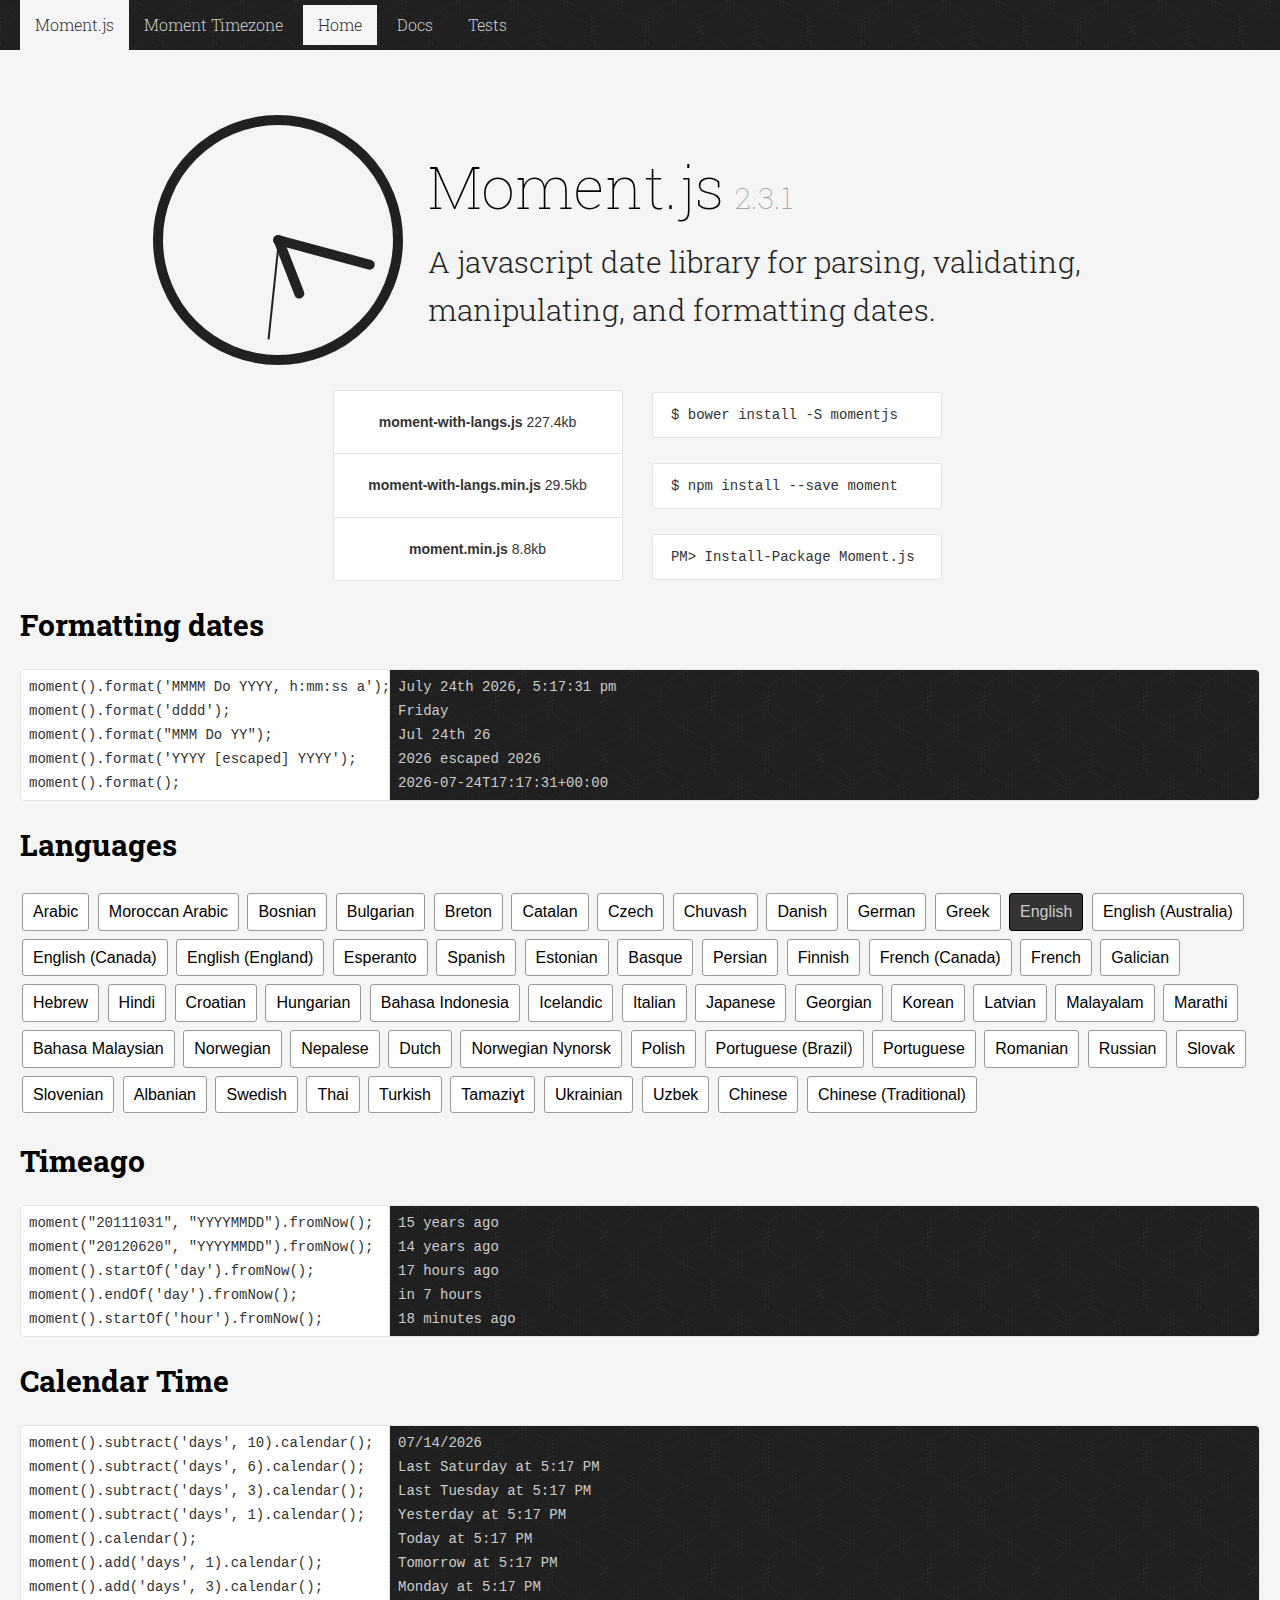
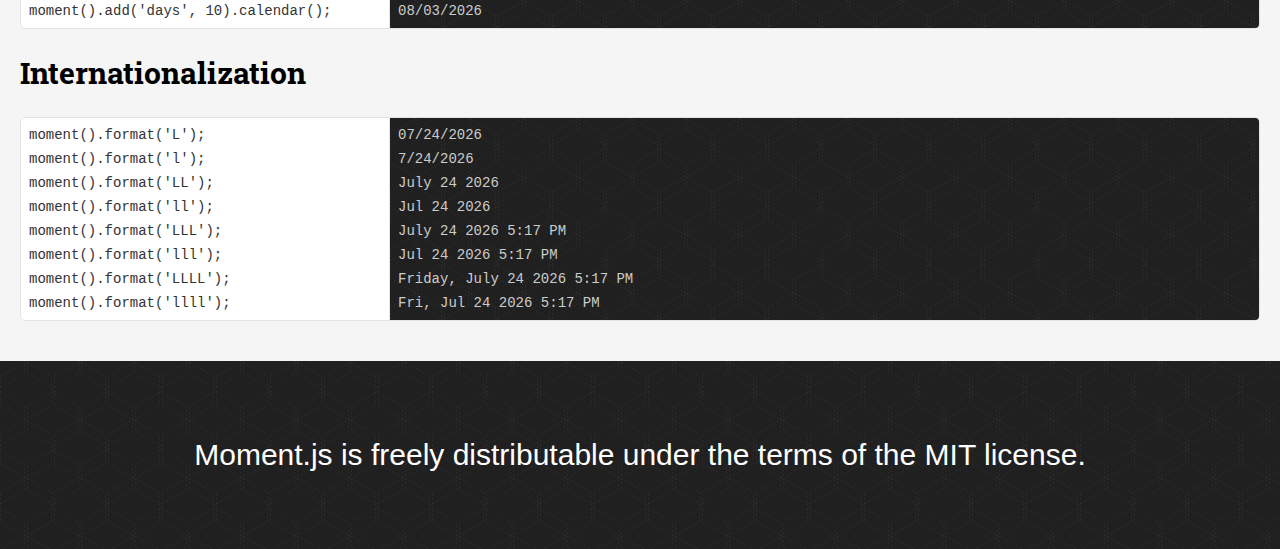
<file: MomentJS.docset/Contents/Resources/Documents/index.html>
<!doctype html>
<html>
	<head>
		<meta charset="utf-8" />
		<link href='http://fonts.googleapis.com/css?family=Roboto+Slab:300,700' rel='stylesheet' type='text/css'>
		<link rel="stylesheet" href="static/css/style-v=2013-10-14T04_34_24-04_00.css" />
		<title>Moment.js | Parse, validate, manipulate, and display dates in javascript.</title>
	</head>
	<body class="is-core is-home">
		<nav class="top">
			<a class="logo core-nav" href="index.html">Moment.js</a>
			<a class="logo timezone-nav" href="timezone/index.html">Moment Timezone</a>
			
	<a class="home-nav" href="index.html">Home</a>
	<a class="docs-nav" href="docs/index.html">Docs</a>
	<a class="test-nav" href="test/index.html">Tests</a>

			
	<iframe src="http://ghbtns.com/github-btn.html?user=moment&repo=moment&type=watch&count=true&size=large" allowtransparency="true" frameborder="0" scrolling="0" width="180" height="30"></iframe>

		</nav>
		
<header>
	<div class="circle">
		<div class="face">
			<div id="hour"></div>
			<div id="minute"></div>
			<div id="second"></div>
		</div>
	</div>
	<div class="title">
		<div class="title-inset">
			<h1>Moment.js<span>2.3.1</span></h1>
			
	<h2>
		A  javascript date library for
		parsing, validating, manipulating, and formatting dates.
	</h2>

		</div>
	</div>
</header>
<aside>
	<div class="download section">
                <a class="button source" href="downloads/moment-with-langs.js">
			<strong>moment-with-langs.js</strong>
			<span class="filesize">227.4kb </span>
		</a><a class="button gzipped" href="downloads/moment-with-langs.min.js">
			<strong>moment-with-langs.min.js</strong>
			<span class="filesize">29.5kb</span>
		</a><a class="button gzipped" href="downloads/moment.min.js">
			<strong>moment.min.js</strong>
			<span class="filesize">8.8kb</span>
		</a>
	</div>
	<div class="section">
		<pre class="shell"><code>bower install -S momentjs</code></pre>
		<pre class="shell"><code>npm install --save moment</code></pre>
		<pre class="pm"><code>Install-Package Moment.js</code></pre>
	</div>
</aside>

		<div class="container">
			
	<div class="examples">
		<article>
			<h2>Formatting dates</h2>
			<div class="input">
				<pre lang="javascript">moment().format('MMMM Do YYYY, h:mm:ss a');
moment().format('dddd');
moment().format("MMM Do YY");
moment().format('YYYY [escaped] YYYY');
moment().format();</pre>
			</div>
			<div class="output">
				<pre id="js-format"></pre>
			</div>
		</article>
	</div>
	<div class="langs">
		<h2>Languages</h2>
		
			<div class="button " data-lang="ar">
				Arabic
			</div>
		
			<div class="button " data-lang="ar-ma">
				Moroccan Arabic
			</div>
		
			<div class="button " data-lang="bs">
				Bosnian
			</div>
		
			<div class="button " data-lang="bg">
				Bulgarian
			</div>
		
			<div class="button " data-lang="br">
				Breton
			</div>
		
			<div class="button " data-lang="ca">
				Catalan
			</div>
		
			<div class="button " data-lang="cs">
				Czech
			</div>
		
			<div class="button " data-lang="cv">
				Chuvash
			</div>
		
			<div class="button " data-lang="da">
				Danish
			</div>
		
			<div class="button " data-lang="de">
				German
			</div>
		
			<div class="button " data-lang="el">
				Greek
			</div>
		
			<div class="button active" data-lang="en">
				English
			</div>
		
			<div class="button " data-lang="en-au">
				English (Australia)
			</div>
		
			<div class="button " data-lang="en-ca">
				English (Canada)
			</div>
		
			<div class="button " data-lang="en-gb">
				English (England)
			</div>
		
			<div class="button " data-lang="eo">
				Esperanto
			</div>
		
			<div class="button " data-lang="es">
				Spanish
			</div>
		
			<div class="button " data-lang="et">
				Estonian
			</div>
		
			<div class="button " data-lang="eu">
				Basque
			</div>
		
			<div class="button " data-lang="fa">
				Persian
			</div>
		
			<div class="button " data-lang="fi">
				Finnish
			</div>
		
			<div class="button " data-lang="fr-ca">
				French (Canada)
			</div>
		
			<div class="button " data-lang="fr">
				French
			</div>
		
			<div class="button " data-lang="gl">
				Galician
			</div>
		
			<div class="button " data-lang="he">
				Hebrew
			</div>
		
			<div class="button " data-lang="hi">
				Hindi
			</div>
		
			<div class="button " data-lang="hr">
				Croatian
			</div>
		
			<div class="button " data-lang="hu">
				Hungarian
			</div>
		
			<div class="button " data-lang="id">
				Bahasa Indonesia
			</div>
		
			<div class="button " data-lang="is">
				Icelandic
			</div>
		
			<div class="button " data-lang="it">
				Italian
			</div>
		
			<div class="button " data-lang="ja">
				Japanese
			</div>
		
			<div class="button " data-lang="ka">
				Georgian
			</div>
		
			<div class="button " data-lang="ko">
				Korean
			</div>
		
			<div class="button " data-lang="lv">
				Latvian
			</div>
		
			<div class="button " data-lang="ml">
				Malayalam
			</div>
		
			<div class="button " data-lang="mr">
				Marathi
			</div>
		
			<div class="button " data-lang="ms-my">
				Bahasa Malaysian
			</div>
		
			<div class="button " data-lang="nb">
				Norwegian
			</div>
		
			<div class="button " data-lang="ne">
				Nepalese
			</div>
		
			<div class="button " data-lang="nl">
				Dutch
			</div>
		
			<div class="button " data-lang="nn">
				Norwegian Nynorsk
			</div>
		
			<div class="button " data-lang="pl">
				Polish
			</div>
		
			<div class="button " data-lang="pt-br">
				Portuguese (Brazil)
			</div>
		
			<div class="button " data-lang="pt">
				Portuguese
			</div>
		
			<div class="button " data-lang="ro">
				Romanian
			</div>
		
			<div class="button " data-lang="ru">
				Russian
			</div>
		
			<div class="button " data-lang="sk">
				Slovak
			</div>
		
			<div class="button " data-lang="sl">
				Slovenian
			</div>
		
			<div class="button " data-lang="sq">
				Albanian
			</div>
		
			<div class="button " data-lang="sv">
				Swedish
			</div>
		
			<div class="button " data-lang="th">
				Thai
			</div>
		
			<div class="button " data-lang="tr">
				Turkish
			</div>
		
			<div class="button " data-lang="tzm-la">
				Tamaziɣt
			</div>
		
			<div class="button " data-lang="uk">
				Ukrainian
			</div>
		
			<div class="button " data-lang="uz">
				Uzbek
			</div>
		
			<div class="button " data-lang="zh-cn">
				Chinese
			</div>
		
			<div class="button " data-lang="zh-tw">
				Chinese (Traditional)
			</div>
		
	</div>
	<div class="examples">
		<article>
			<h2>Timeago</h2>
			<div class="input">
				<pre lang="javascript">moment("20111031", "YYYYMMDD").fromNow();
moment("20120620", "YYYYMMDD").fromNow();
moment().startOf('day').fromNow();
moment().endOf('day').fromNow();
moment().startOf('hour').fromNow();</pre>
			</div>
			<div class="output">
				<pre id="js-from-now"></pre>
			</div>
		</article>
		<article>
			<h2>Calendar Time</h2>
			<div class="input">
				<pre lang="javascript">moment().subtract('days', 10).calendar();
moment().subtract('days', 6).calendar();
moment().subtract('days', 3).calendar();
moment().subtract('days', 1).calendar();
moment().calendar();
moment().add('days', 1).calendar();
moment().add('days', 3).calendar();
moment().add('days', 10).calendar();</pre>
			</div>
			<div class="output">
				<pre id="js-calendar"></pre>
			</div>
		</article>
		<article>
			<h2>Internationalization</h2>
			<div class="input">
				<pre lang="javascript">moment().format('L');
moment().format('l');
moment().format('LL');
moment().format('ll');
moment().format('LLL');
moment().format('lll');
moment().format('LLLL');
moment().format('llll');</pre>
			</div>
			<div class="output">
				<pre id="js-lang"></pre>
			</div>
		</article>
	</div>

		</div>
		<footer>
			<p>Moment.js is freely distributable under the terms of the MIT license.</p>
		</footer>

		<script src="https://ajax.googleapis.com/ajax/libs/jquery/1.8.2/jquery.min.js"></script>
		<script src="static/js/global.min-v=2013-10-14T04_34_24-04_00.js"></script>
		
	<script src="static/js/core-home-v=2013-10-14T04_34_24-04_00.js"></script>


		<script>
			window._gaq = [['_setAccount','UA-10641787-5'],['_trackPageview'],['_trackPageLoadTime']];
			(function(d, c) {
				var ga = d.createElement(c); ga.async = true;
				ga.src = "http://www.google-analytics.com/ga.js";
				var s = d.getElementsByTagName(c)[0];
				s.parentNode.insertBefore(ga, s);
			})(document, 'script');
			;(function(d,s,id){
				var js,fjs=d.getElementsByTagName(s)[0];
				if(!d.getElementById(id)){
					js=d.createElement(s);
					js.id=id;
					js.src="https://platform.twitter.com/widgets.js";
					fjs.parentNode.insertBefore(js,fjs);
				}
			})(document,"script","twitter-wjs")
			;(function() {
				var po = document.createElement('script'); po.type = 'text/javascript'; po.async = true;
				po.src = 'https://apis.google.com/js/plusone.js';
				var s = document.getElementsByTagName('script')[0]; s.parentNode.insertBefore(po, s);
			})();
		</script>
	</body>
</html>
</file>
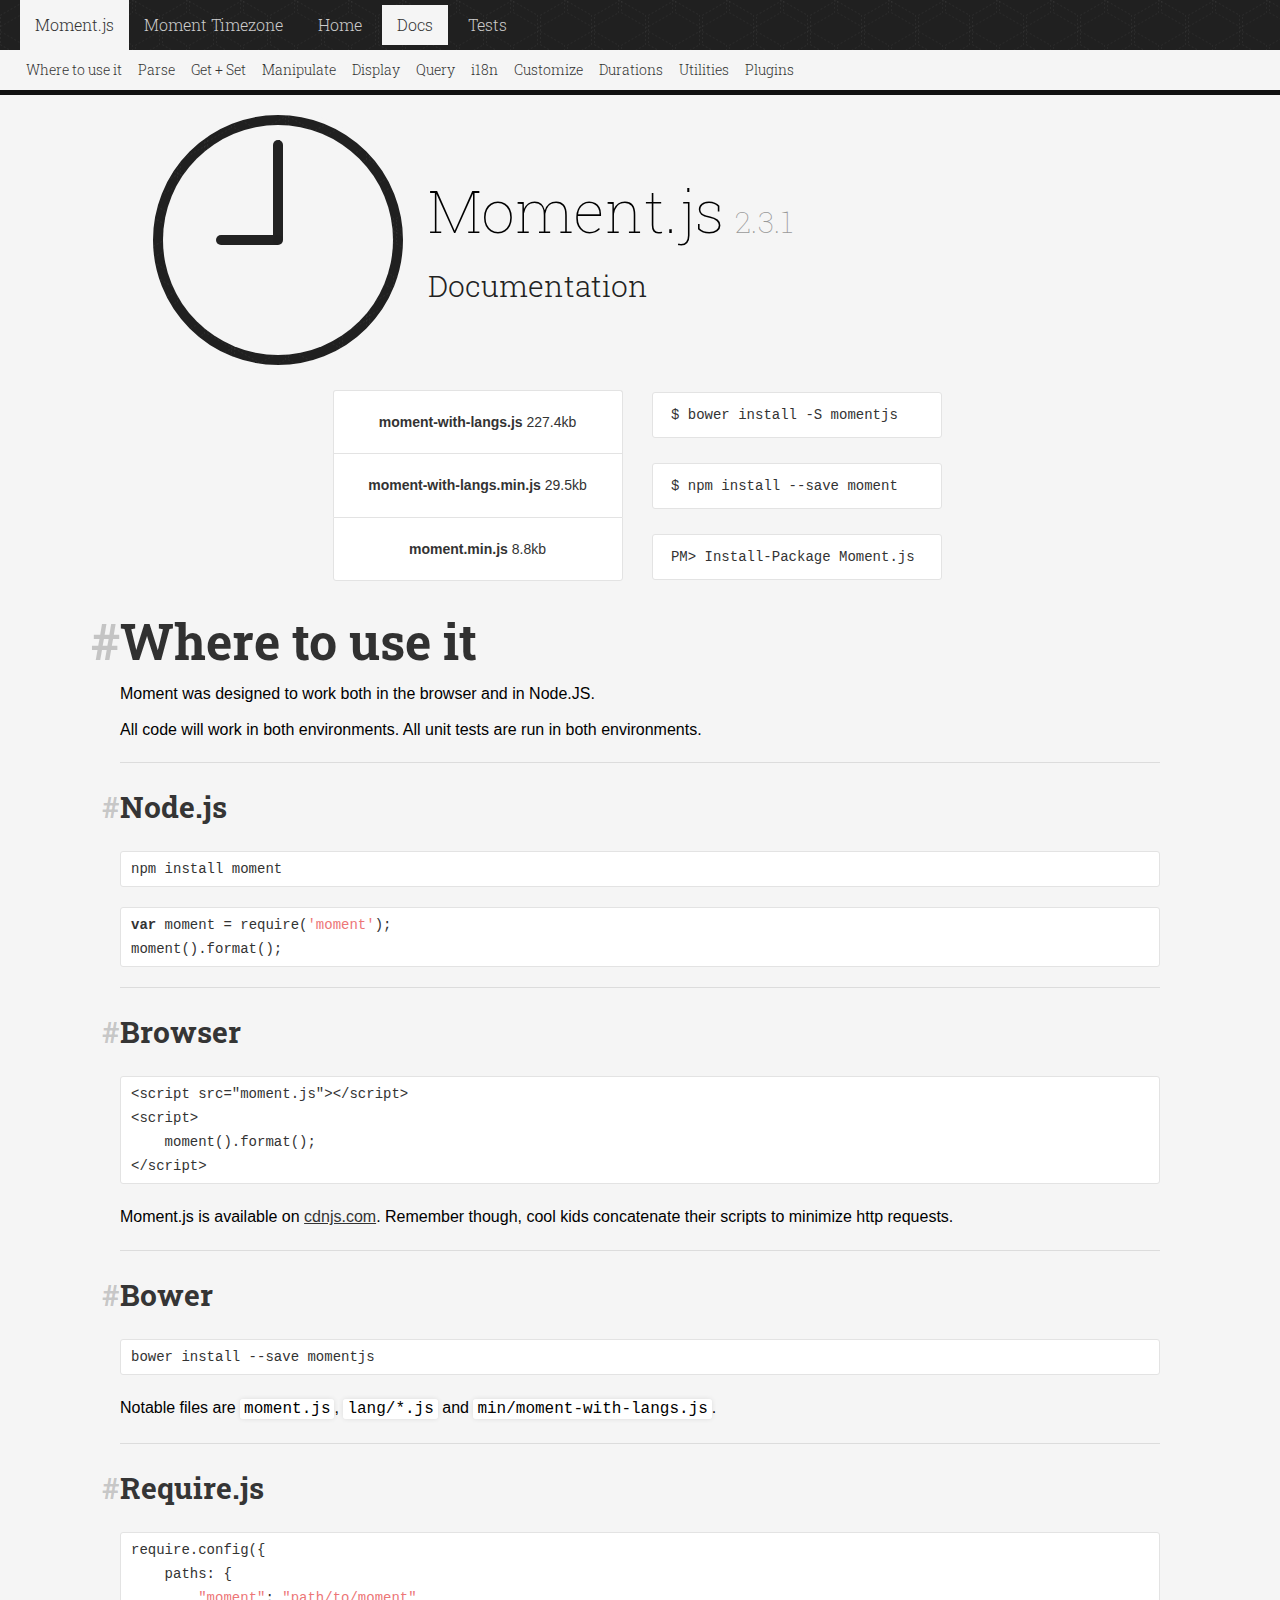
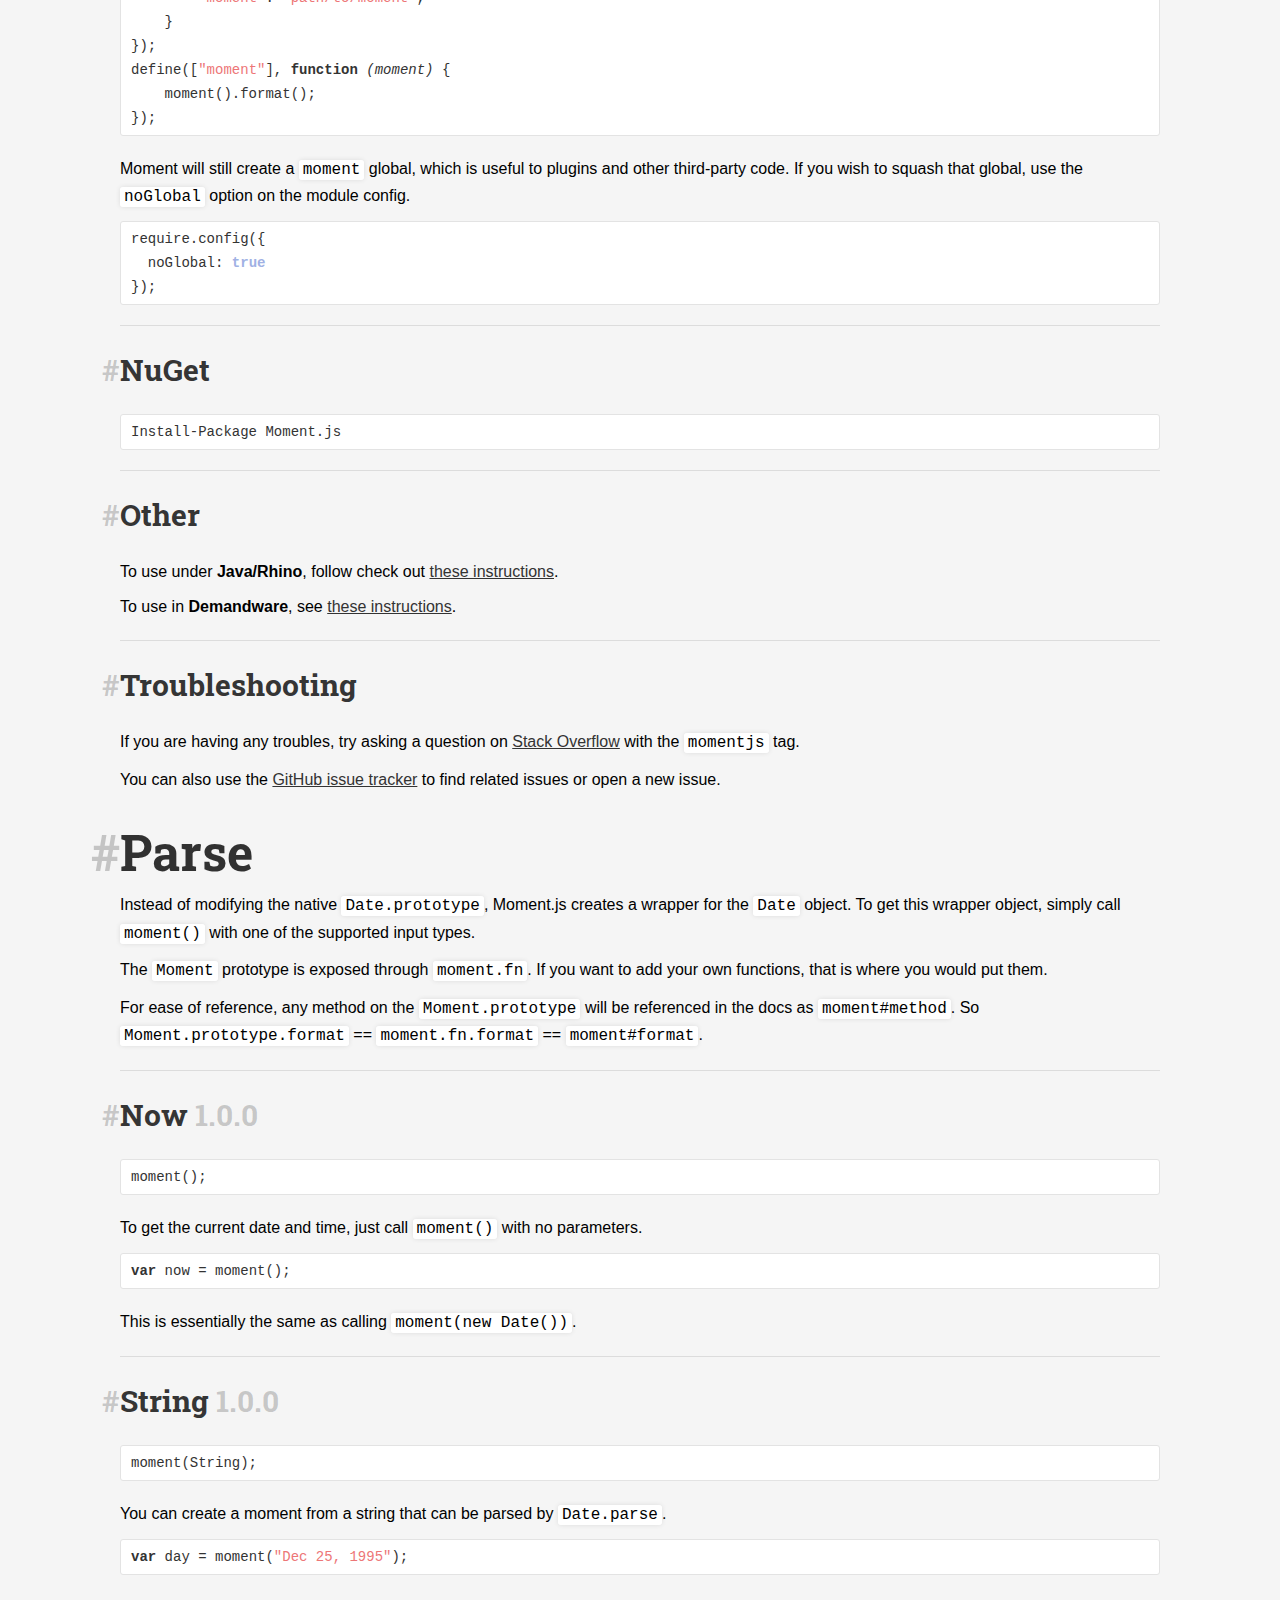
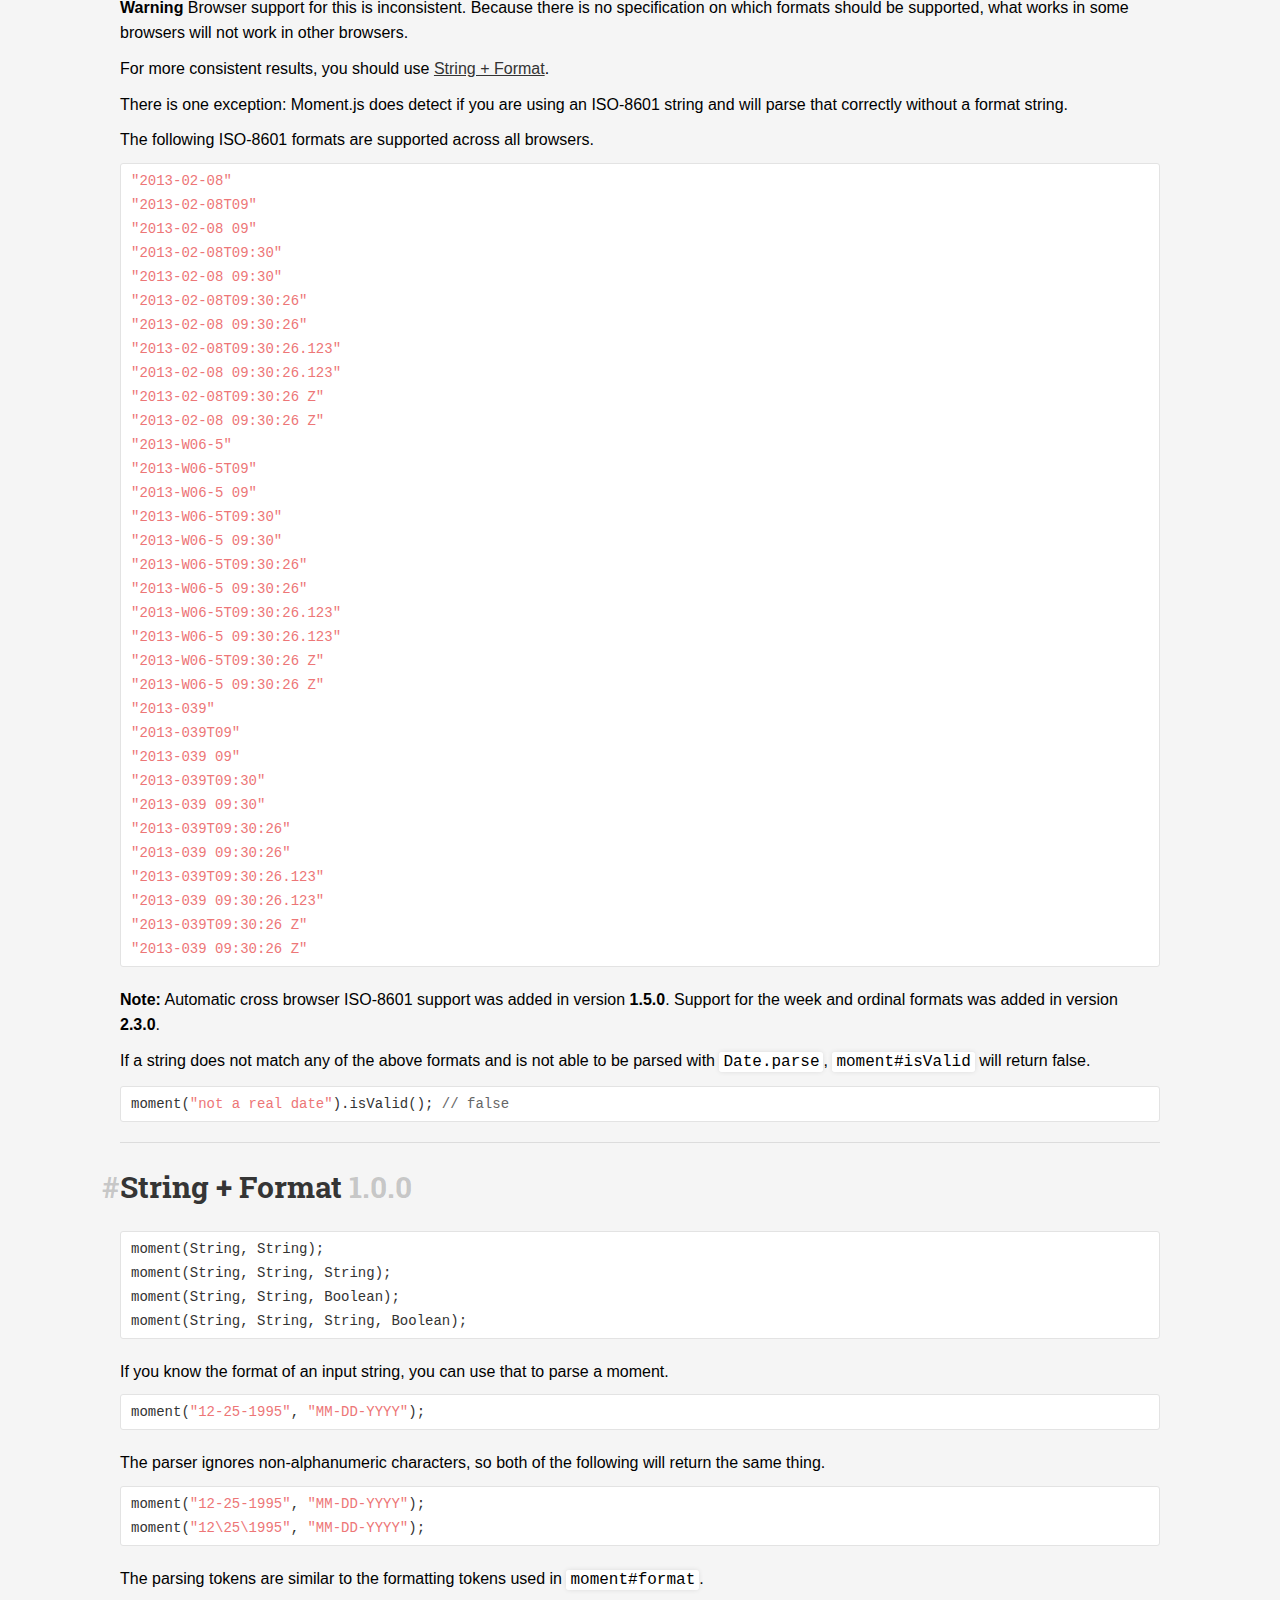
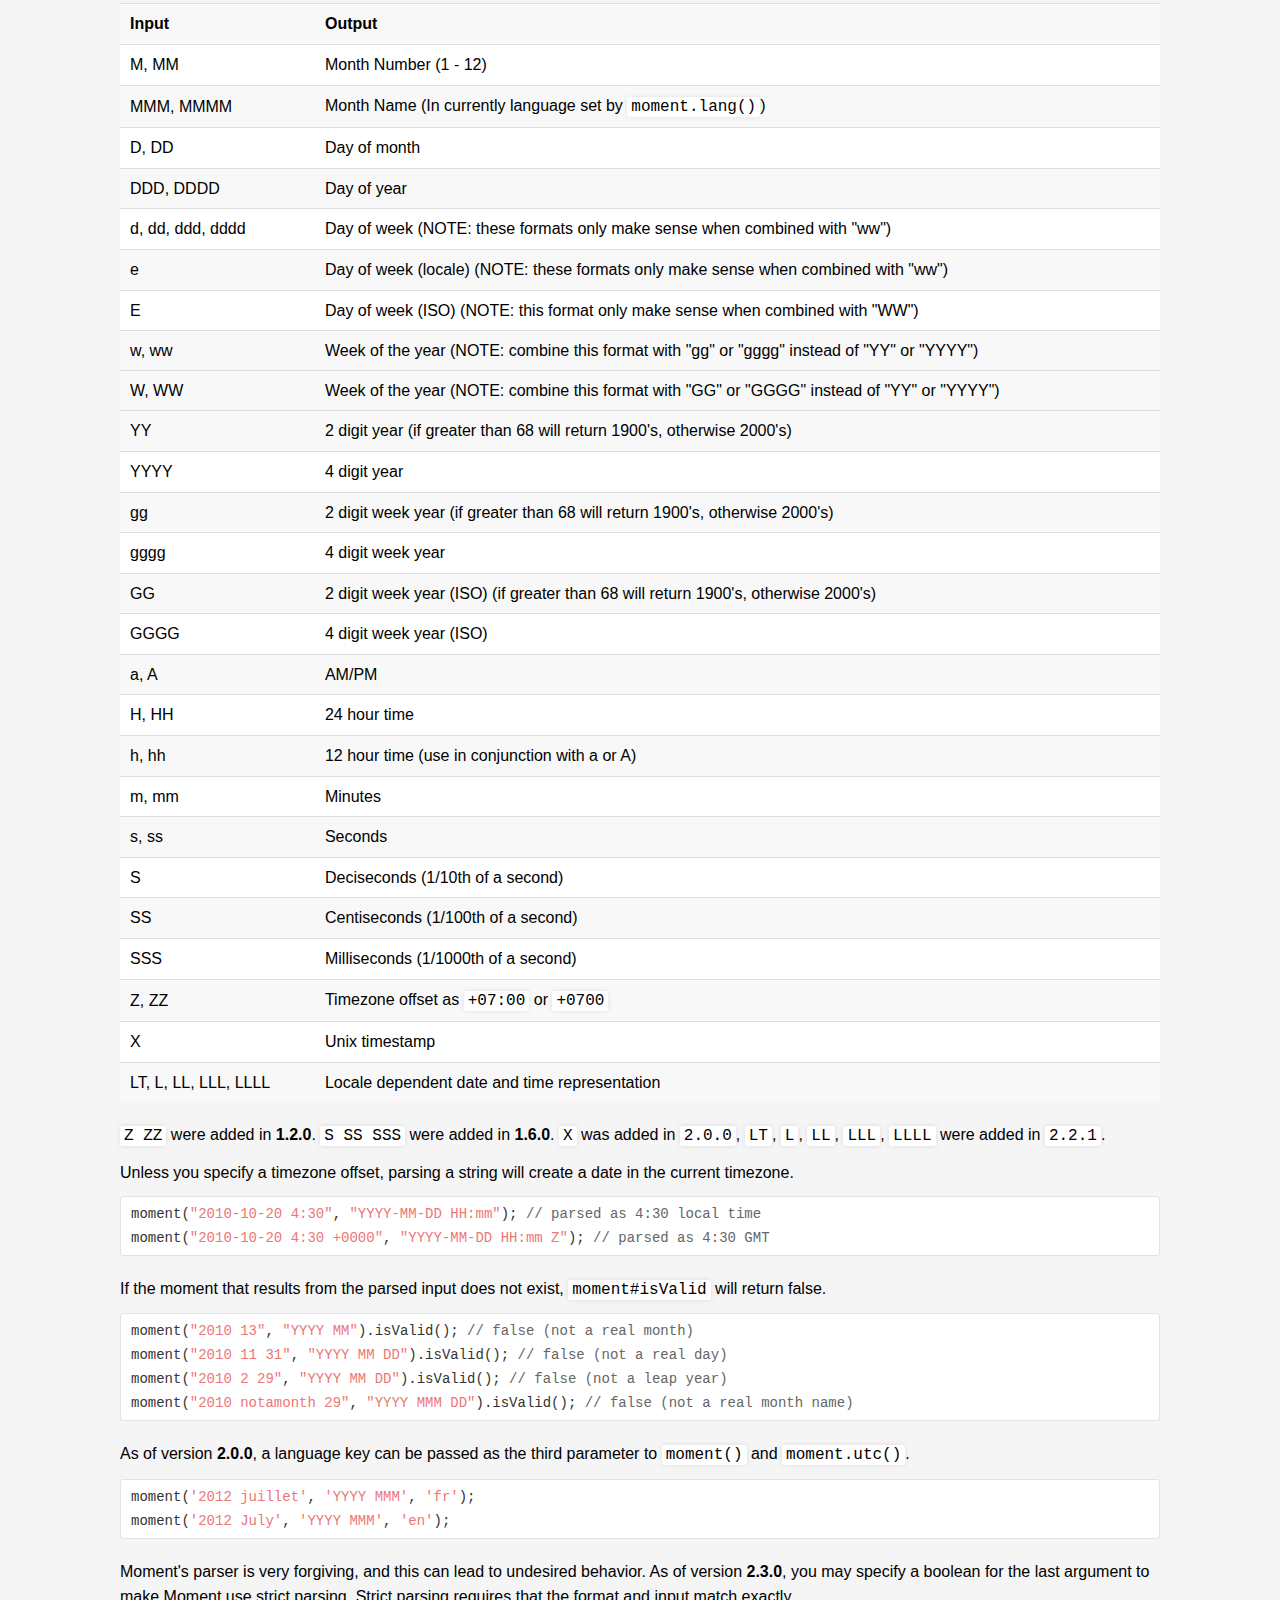
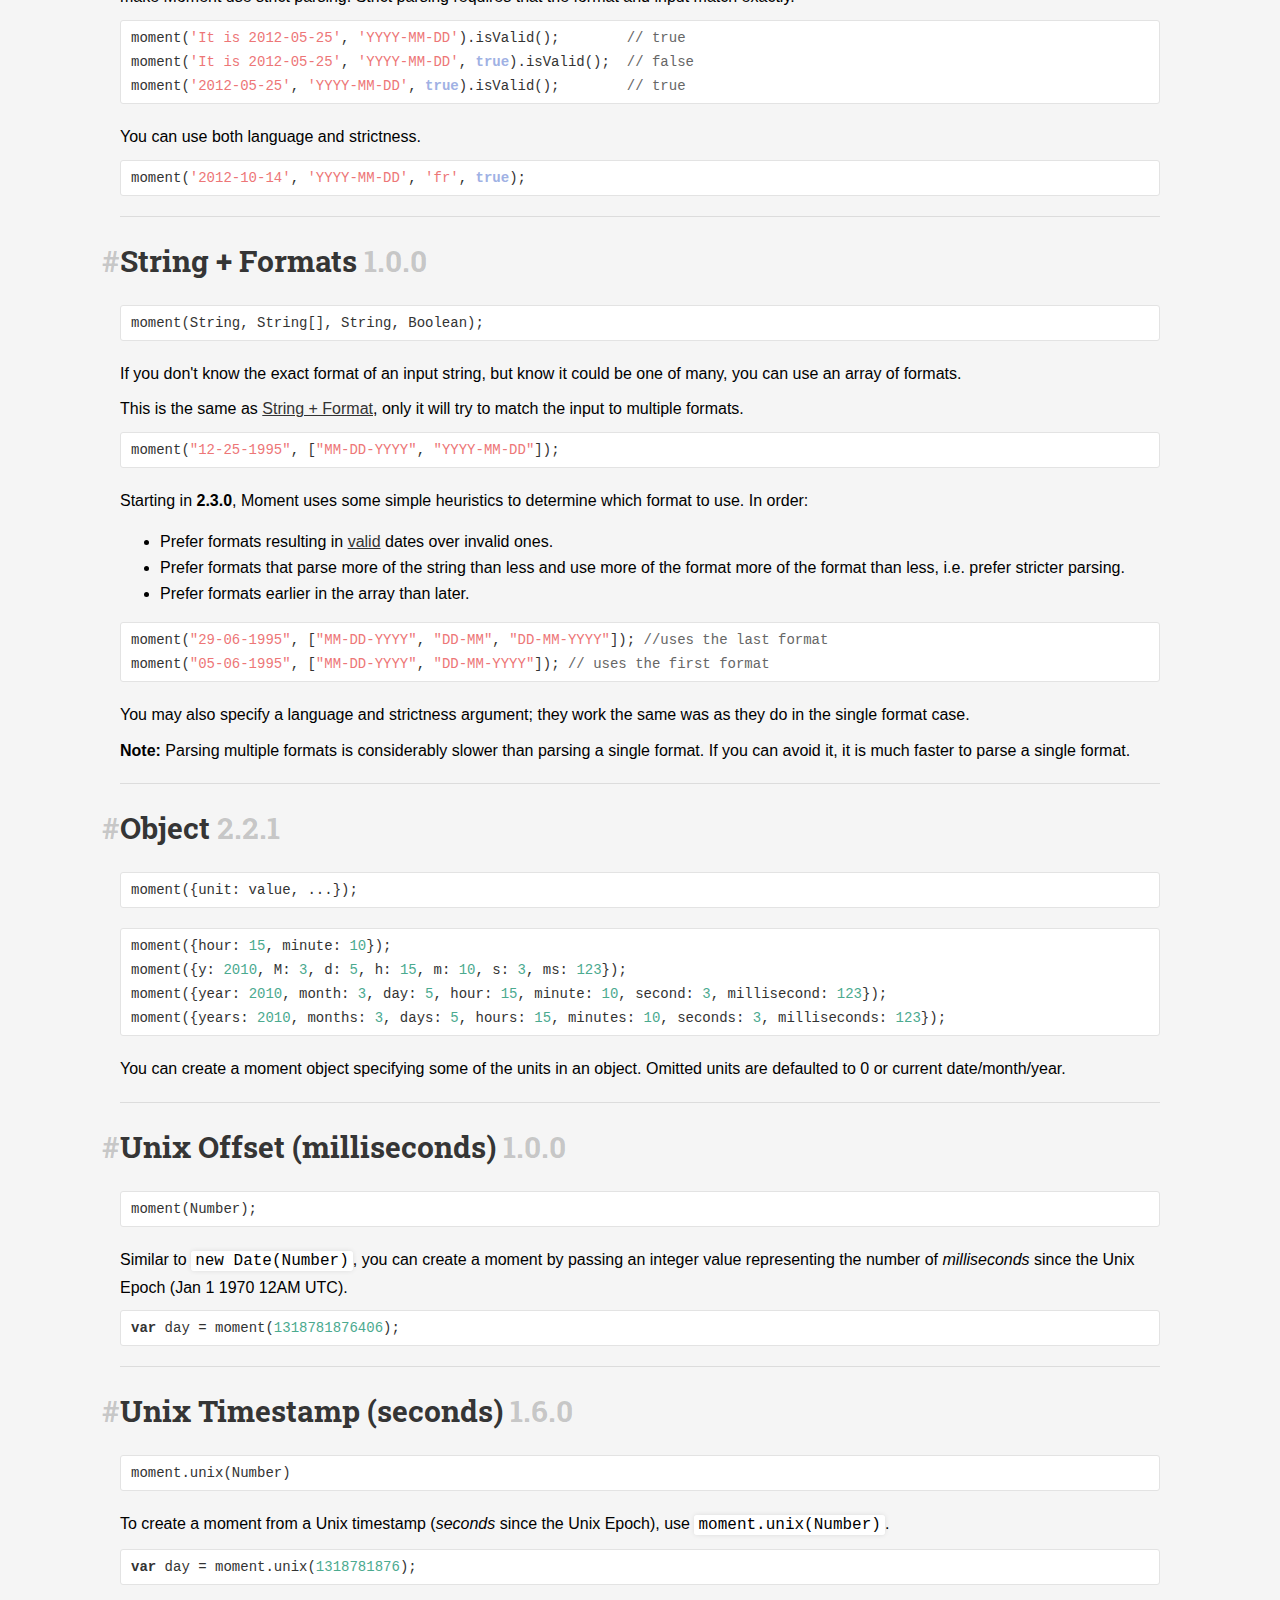
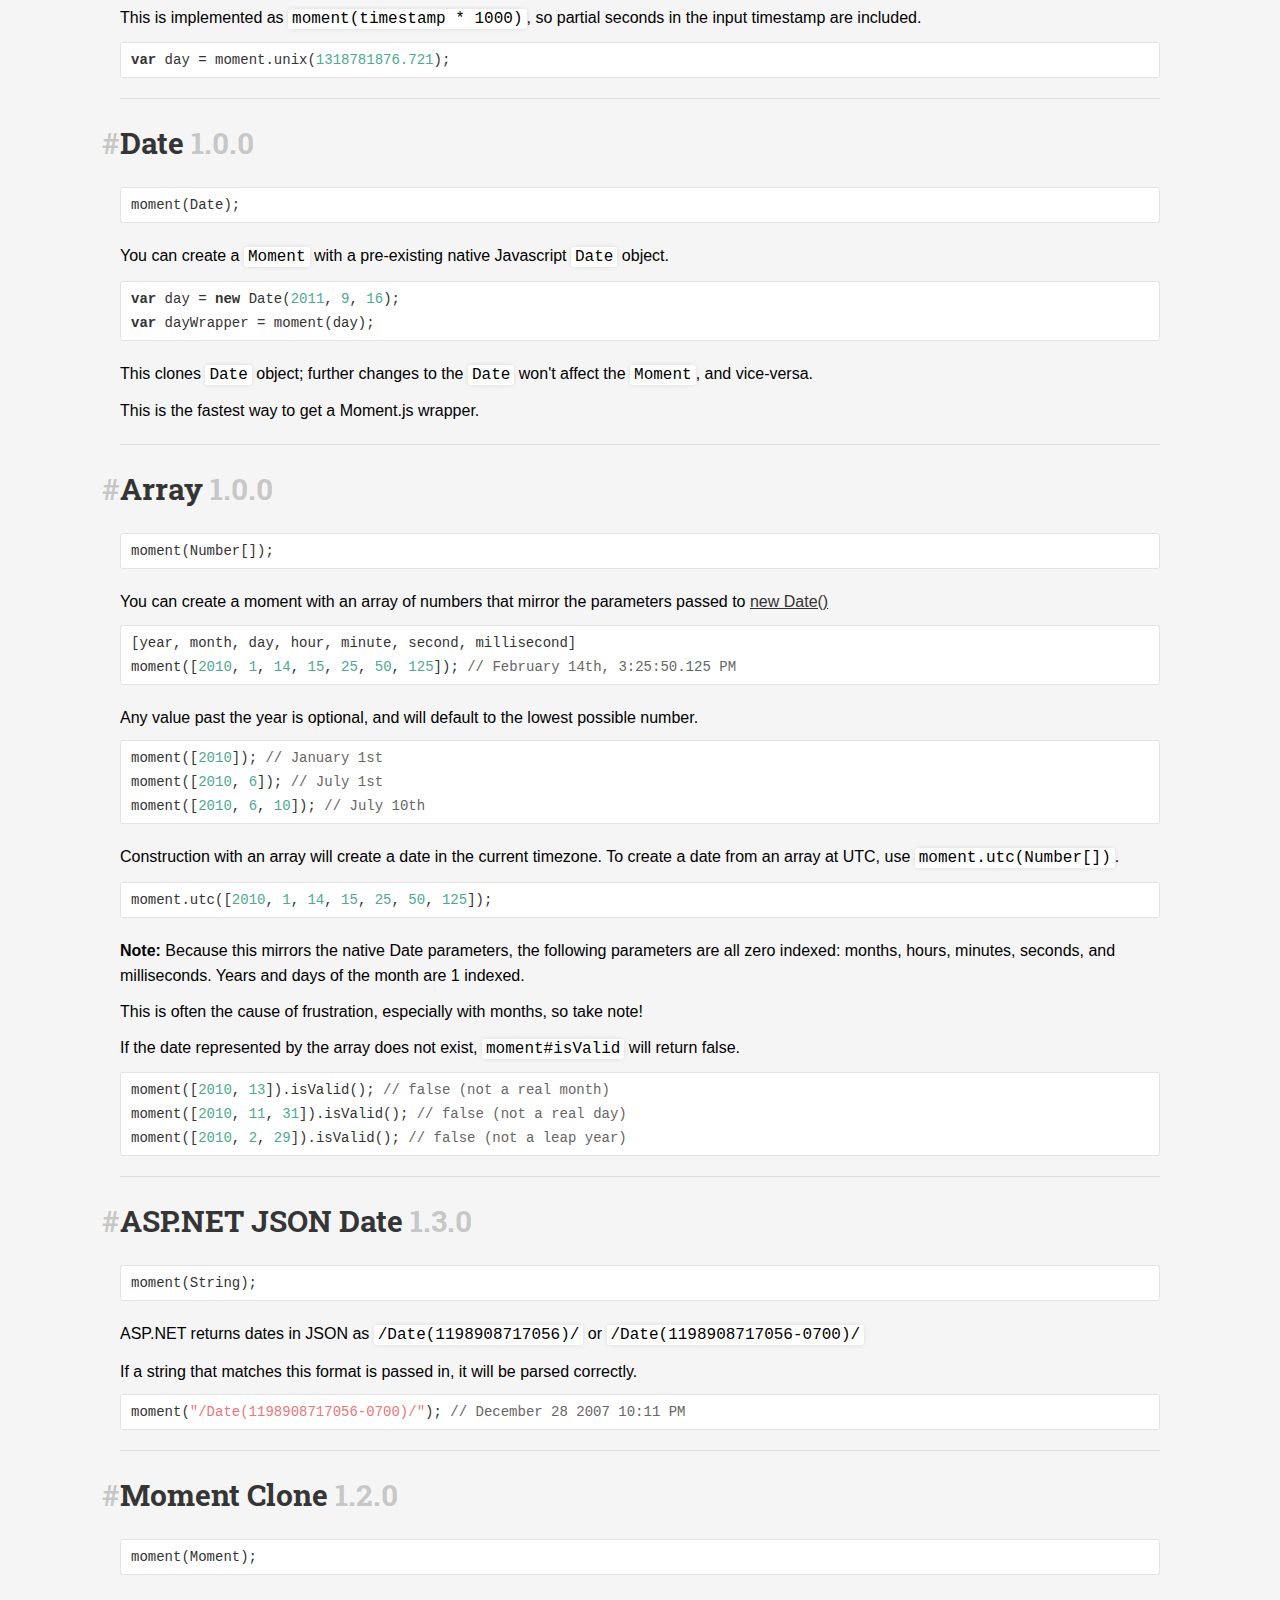
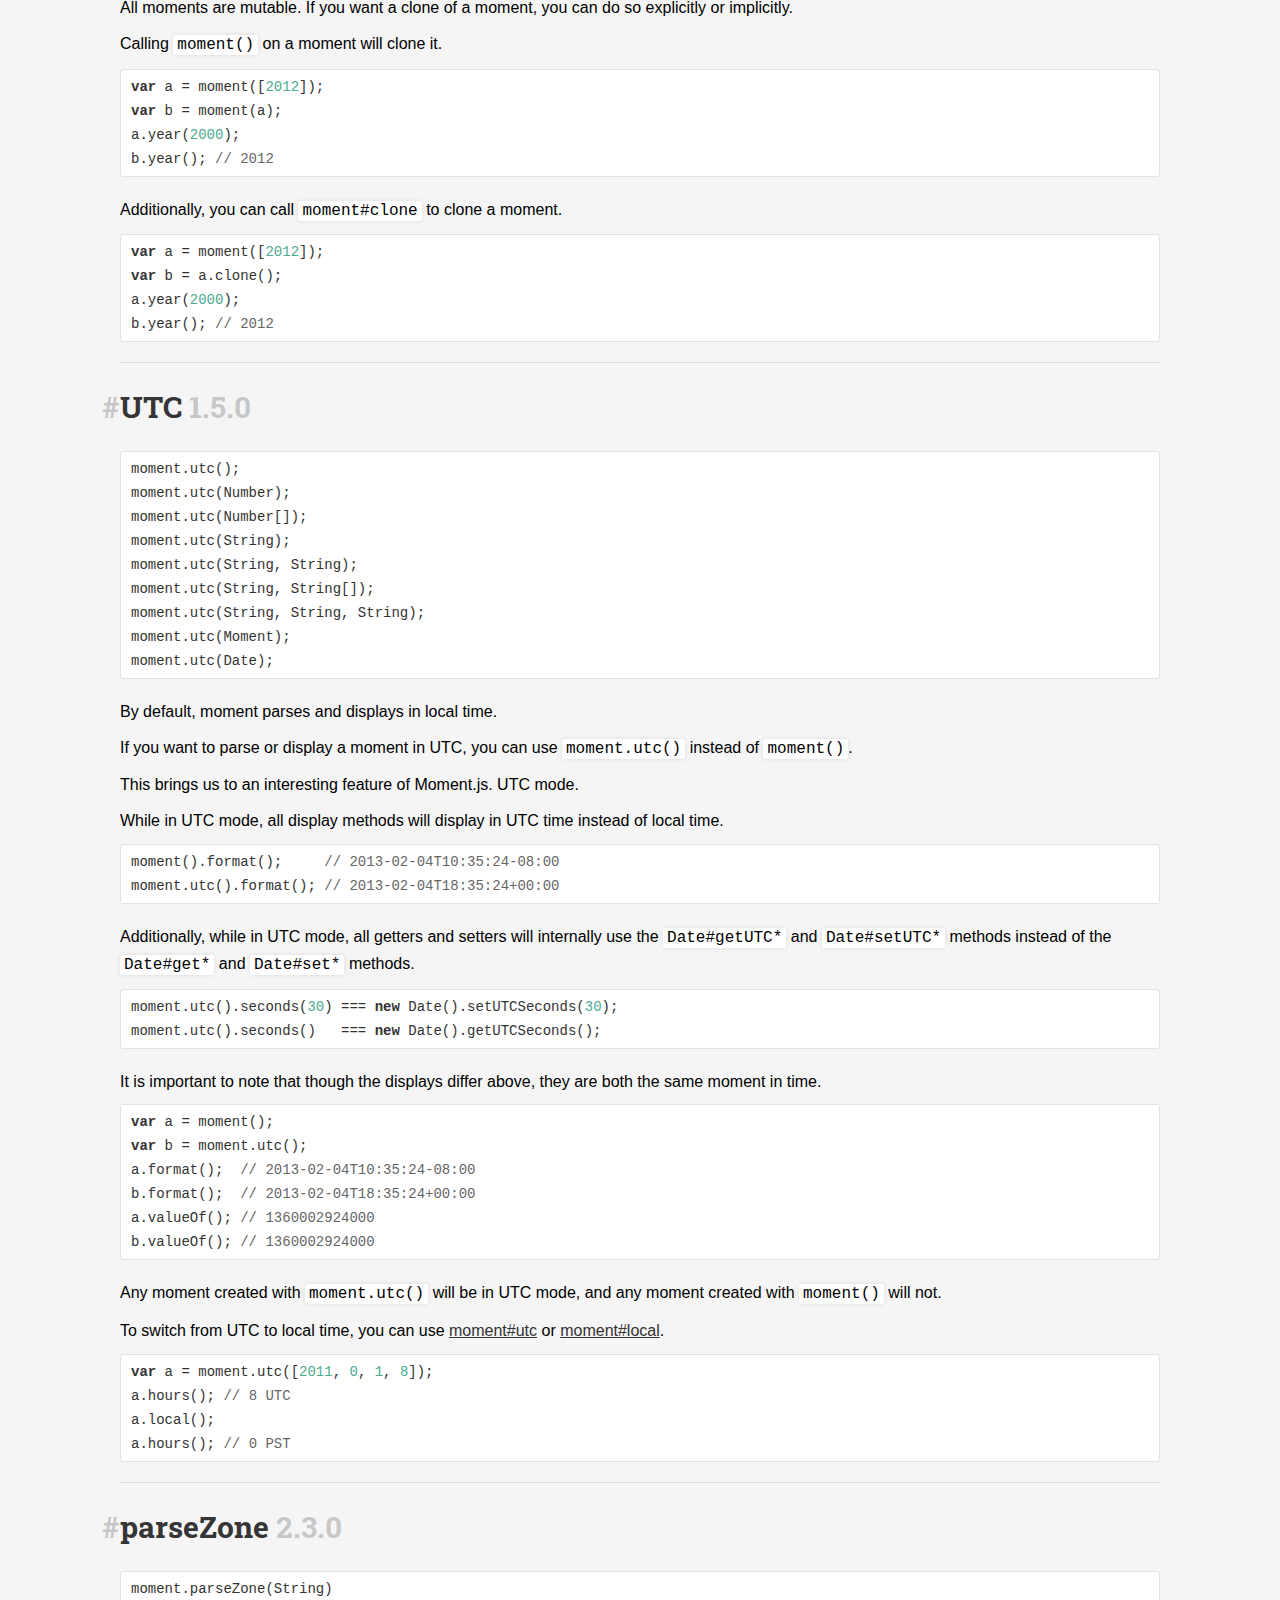
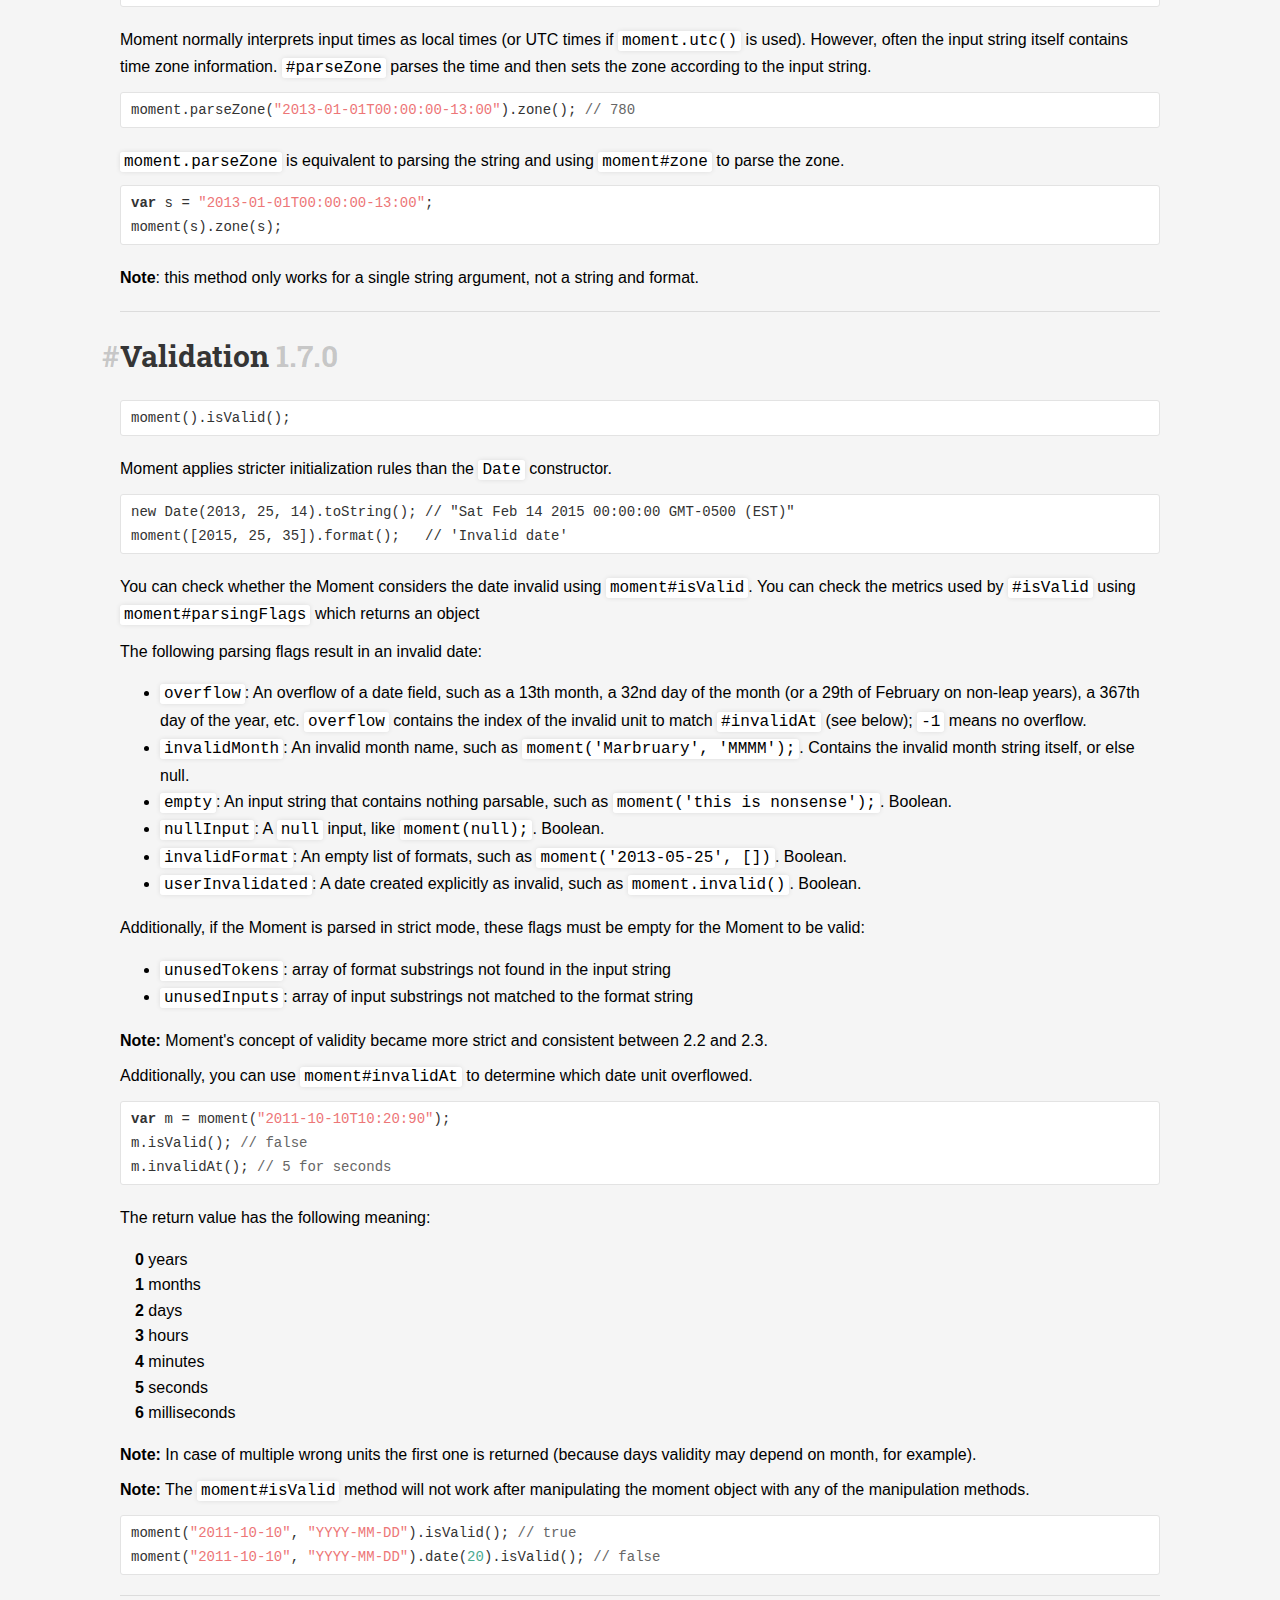
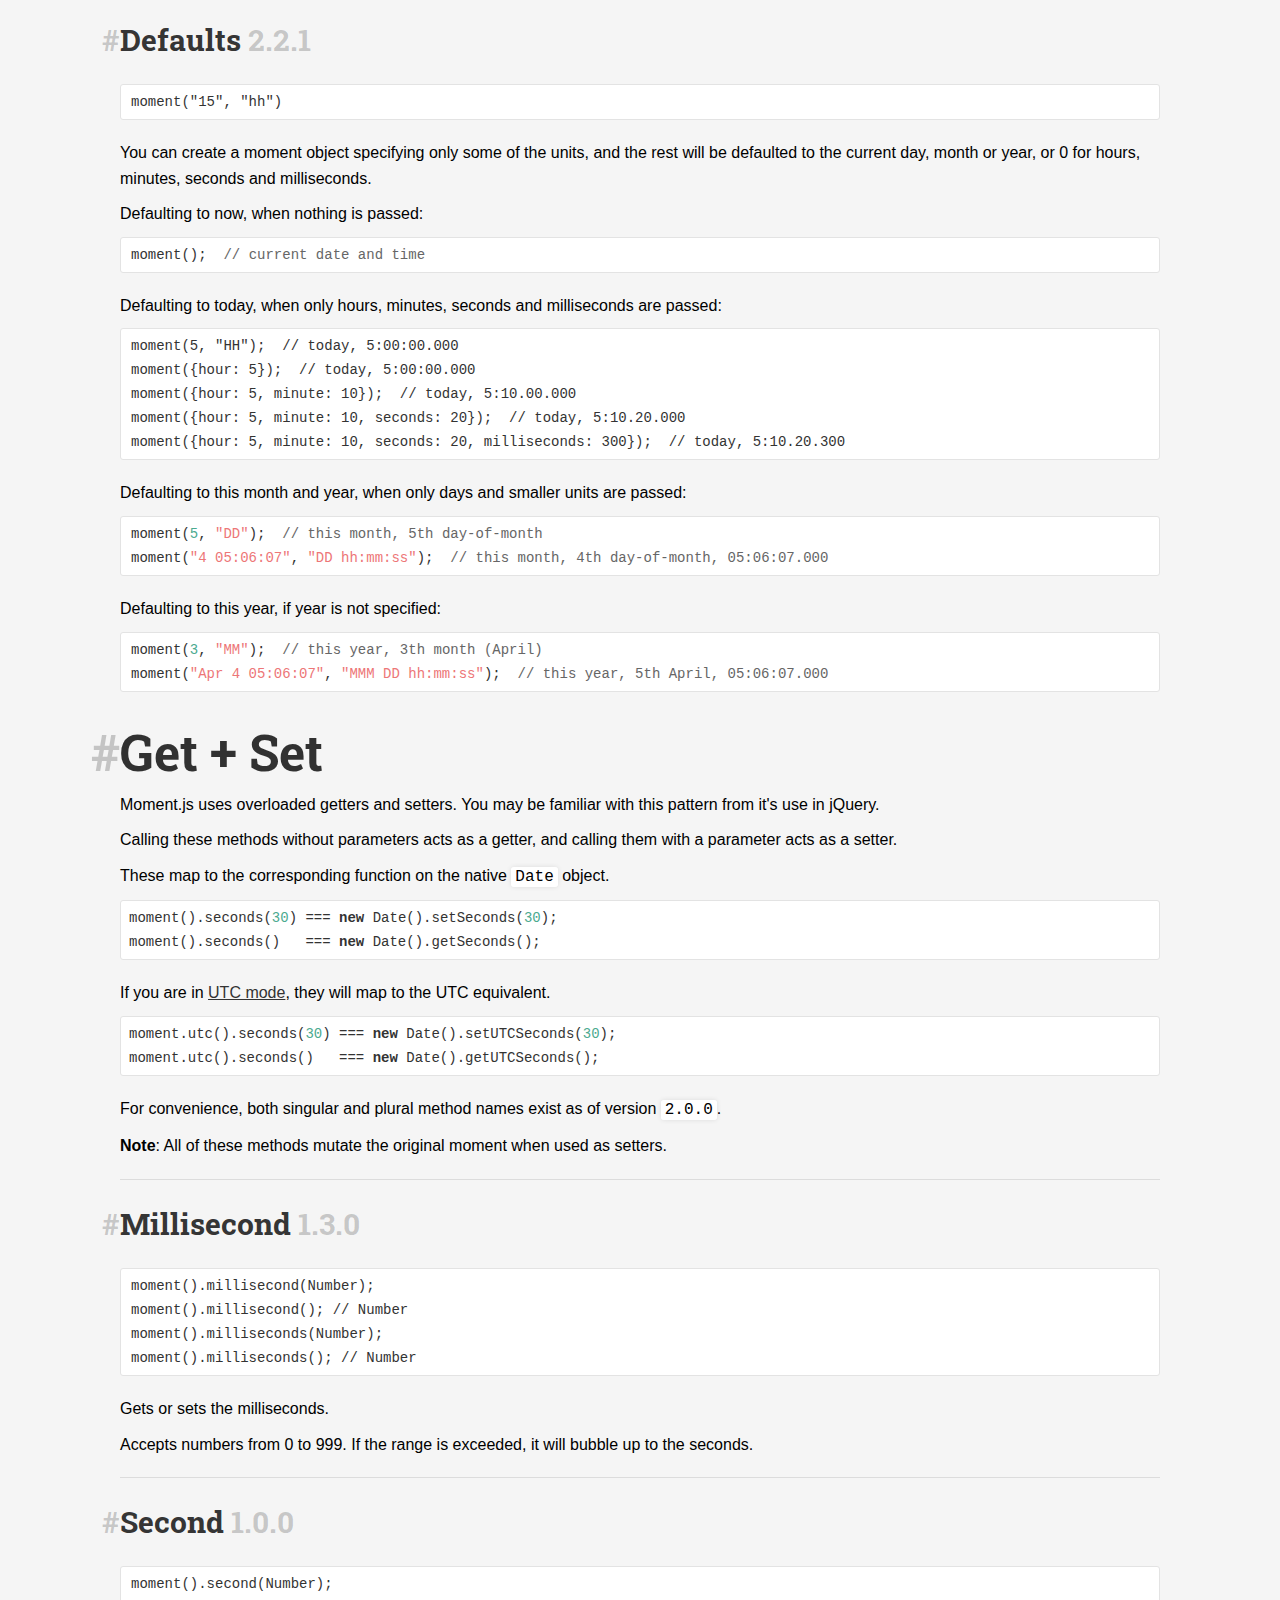
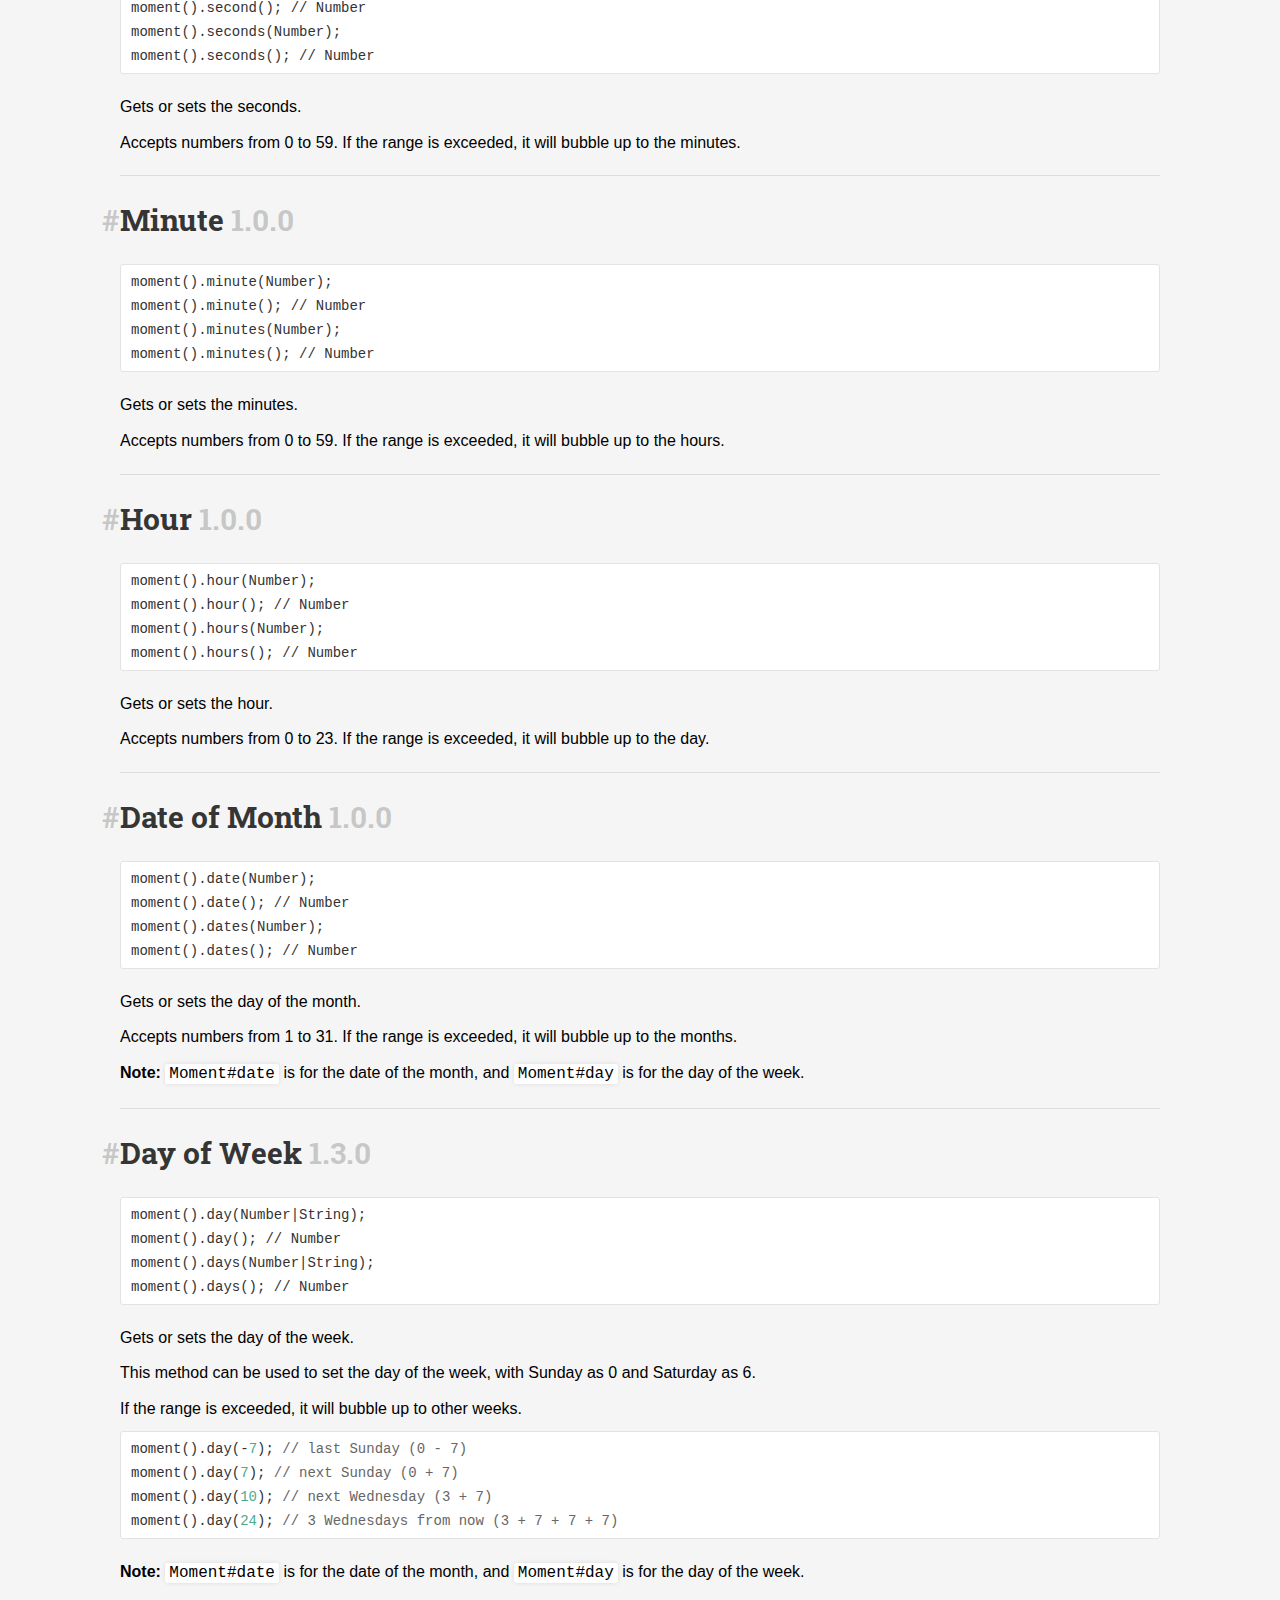
<file: MomentJS.docset/Contents/Resources/Documents/docs/index.html>
<!doctype html>
<html>
	<head>
		<meta charset="utf-8" />
		<link href='http://fonts.googleapis.com/css?family=Roboto+Slab:300,700' rel='stylesheet' type='text/css'>
		<link rel="stylesheet" href="../static/css/style-v=2013-10-14T04_34_24-04_00.css" />
		<title>Moment.js | Documentation</title>
	</head>
	<body class="is-core is-docs">
		<nav class="top">
			<a class="logo core-nav" href="../index.html">Moment.js</a>
			<a class="logo timezone-nav" href="../timezone/index.html">Moment Timezone</a>
			
	<a class="home-nav" href="../index.html">Home</a>
	<a class="docs-nav" href="index.html">Docs</a>
	<a class="test-nav" href="../test/index.html">Tests</a>

			
	<iframe src="http://ghbtns.com/github-btn.html?user=moment&repo=moment&type=watch&count=true&size=large" allowtransparency="true" frameborder="0" scrolling="0" width="180" height="30"></iframe>

		</nav>
		
<header>
	<div class="circle">
		<div class="face">
			<div id="hour"></div>
			<div id="minute"></div>
			<div id="second"></div>
		</div>
	</div>
	<div class="title">
		<div class="title-inset">
			<h1>Moment.js<span>2.3.1</span></h1>
			
	<h2>Documentation</h2>

		</div>
	</div>
</header>
<aside>
	<div class="download section">
                <a class="button source" href="../downloads/moment-with-langs.js">
			<strong>moment-with-langs.js</strong>
			<span class="filesize">227.4kb </span>
		</a><a class="button gzipped" href="../downloads/moment-with-langs.min.js">
			<strong>moment-with-langs.min.js</strong>
			<span class="filesize">29.5kb</span>
		</a><a class="button gzipped" href="../downloads/moment.min.js">
			<strong>moment.min.js</strong>
			<span class="filesize">8.8kb</span>
		</a>
	</div>
	<div class="section">
		<pre class="shell"><code>bower install -S momentjs</code></pre>
		<pre class="shell"><code>npm install --save moment</code></pre>
		<pre class="pm"><code>Install-Package Moment.js</code></pre>
	</div>
</aside>

		<div class="container">
			

	<nav class="subnav">
		
			<div class="section">
				<a href='index.html#/use-it/'>Where to use it</a>
				<div class="dropdown">
					
						<a href="index.html#/use-it/node-js/">Node.js</a>
					
						<a href="index.html#/use-it/browser/">Browser</a>
					
						<a href="index.html#/use-it/bower/">Bower</a>
					
						<a href="index.html#/use-it/require-js/">Require.js</a>
					
						<a href="index.html#/use-it/nuget/">NuGet</a>
					
						<a href="index.html#/use-it/other/">Other</a>
					
						<a href="index.html#/use-it/troubleshooting/">Troubleshooting</a>
					
				</div>
			</div>
		
			<div class="section">
				<a href='index.html#/parsing/'>Parse</a>
				<div class="dropdown">
					
						<a href="index.html#/parsing/now/">Now</a>
					
						<a href="index.html#/parsing/string/">String</a>
					
						<a href="index.html#/parsing/string-format/">String + Format</a>
					
						<a href="index.html#/parsing/string-formats/">String + Formats</a>
					
						<a href="index.html#/parsing/object/">Object</a>
					
						<a href="index.html#/parsing/unix-offset/">Unix Offset (milliseconds)</a>
					
						<a href="index.html#/parsing/unix-timestamp/">Unix Timestamp (seconds)</a>
					
						<a href="index.html#/parsing/date/">Date</a>
					
						<a href="index.html#/parsing/array/">Array</a>
					
						<a href="index.html#/parsing/asp-net-json-date/">ASP.NET JSON Date</a>
					
						<a href="index.html#/parsing/moment-clone/">Moment Clone</a>
					
						<a href="index.html#/parsing/utc/">UTC</a>
					
						<a href="index.html#/parsing/parse-zone/">parseZone</a>
					
						<a href="index.html#/parsing/is-valid/">Validation</a>
					
						<a href="index.html#/parsing/defaults/">Defaults</a>
					
				</div>
			</div>
		
			<div class="section">
				<a href='index.html#/get-set/'>Get + Set</a>
				<div class="dropdown">
					
						<a href="index.html#/get-set/millisecond/">Millisecond</a>
					
						<a href="index.html#/get-set/second/">Second</a>
					
						<a href="index.html#/get-set/minute/">Minute</a>
					
						<a href="index.html#/get-set/hour/">Hour</a>
					
						<a href="index.html#/get-set/date/">Date of Month</a>
					
						<a href="index.html#/get-set/day/">Day of Week</a>
					
						<a href="index.html#/get-set/weekday/">Day of Week (Locale Aware)</a>
					
						<a href="index.html#/get-set/iso-weekday/">ISO Day of Week</a>
					
						<a href="index.html#/get-set/day-of-year/">Day of Year</a>
					
						<a href="index.html#/get-set/week/">Week of Year</a>
					
						<a href="index.html#/get-set/iso-week/">Week of Year (ISO)</a>
					
						<a href="index.html#/get-set/month/">Month</a>
					
						<a href="index.html#/get-set/year/">Year</a>
					
						<a href="index.html#/get-set/week-year/">Week Year</a>
					
						<a href="index.html#/get-set/iso-week-year/">Week Year (ISO)</a>
					
						<a href="index.html#/get-set/get/">Get</a>
					
						<a href="index.html#/get-set/set/">Set</a>
					
				</div>
			</div>
		
			<div class="section">
				<a href='index.html#/manipulating/'>Manipulate</a>
				<div class="dropdown">
					
						<a href="index.html#/manipulating/add/">Add</a>
					
						<a href="index.html#/manipulating/subtract/">Subtract</a>
					
						<a href="index.html#/manipulating/start-of/">Start of Time</a>
					
						<a href="index.html#/manipulating/end-of/">End of Time</a>
					
						<a href="index.html#/manipulating/max/">Maximum</a>
					
						<a href="index.html#/manipulating/min/">Minimum</a>
					
						<a href="index.html#/manipulating/local/">Local</a>
					
						<a href="index.html#/manipulating/utc/">UTC</a>
					
						<a href="index.html#/manipulating/timezone-offset/">Timezone Offset</a>
					
				</div>
			</div>
		
			<div class="section">
				<a href='index.html#/displaying/'>Display</a>
				<div class="dropdown">
					
						<a href="index.html#/displaying/format/">Format</a>
					
						<a href="index.html#/displaying/fromnow/">Time from now</a>
					
						<a href="index.html#/displaying/from/">Time from X</a>
					
						<a href="index.html#/displaying/calendar-time/">Calendar Time</a>
					
						<a href="index.html#/displaying/difference/">Difference</a>
					
						<a href="index.html#/displaying/unix-offset/">Unix Offset (milliseconds)</a>
					
						<a href="index.html#/displaying/unix-timestamp/">Unix Timestamp (seconds)</a>
					
						<a href="index.html#/displaying/days-in-month/">Days in Month</a>
					
						<a href="index.html#/displaying/as-javascript-date/">As Javascript Date</a>
					
						<a href="index.html#/displaying/as-array/">As Array</a>
					
						<a href="index.html#/displaying/as-json/">As JSON</a>
					
						<a href="index.html#/displaying/as-iso-string/">As ISO 8601 String</a>
					
				</div>
			</div>
		
			<div class="section">
				<a href='index.html#/query/'>Query</a>
				<div class="dropdown">
					
						<a href="index.html#/query/is-before/">Is Before</a>
					
						<a href="index.html#/query/is-same/">Is Same</a>
					
						<a href="index.html#/query/is-after/">Is After</a>
					
						<a href="index.html#/query/is-leap-year/">Is Leap Year</a>
					
						<a href="index.html#/query/is-daylight-saving-time/">Is Daylight Saving Time</a>
					
						<a href="index.html#/query/is-dst-shifted/">Is DST Shifted</a>
					
						<a href="index.html#/query/is-a-moment/">Is a Moment</a>
					
				</div>
			</div>
		
			<div class="section">
				<a href='index.html#/i18n/'>i18n</a>
				<div class="dropdown">
					
						<a href="index.html#/i18n/changing-language/">Changing language globally</a>
					
						<a href="index.html#/i18n/instance-language/">Changing language locally</a>
					
						<a href="index.html#/i18n/loading-into-nodejs/">Loading languages in NodeJS</a>
					
						<a href="index.html#/i18n/loading-into-browser/">Loading languages in the browser</a>
					
						<a href="index.html#/i18n/adding-language/">Adding your language to Moment.js</a>
					
						<a href="index.html#/i18n/getting-language/">Checking the current Moment.js language</a>
					
						<a href="index.html#/i18n/listing-months-weekdays/">Listing the months and weekdays of the current Moment.js language</a>
					
				</div>
			</div>
		
			<div class="section">
				<a href='index.html#/customization/'>Customize</a>
				<div class="dropdown">
					
						<a href="index.html#/customization/month-names/">Month Names</a>
					
						<a href="index.html#/customization/month-abbreviations/">Month Abbreviations</a>
					
						<a href="index.html#/customization/weekday-names/">Weekday Names</a>
					
						<a href="index.html#/customization/weekday-abbreviations/">Weekday Abbreviations</a>
					
						<a href="index.html#/customization/weekday-min/">Minimal Weekday Abbreviations</a>
					
						<a href="index.html#/customization/long-date-formats/">Long Date Formats</a>
					
						<a href="index.html#/customization/relative-time/">Relative Time</a>
					
						<a href="index.html#/customization/am-pm/">AM/PM</a>
					
						<a href="index.html#/customization/am-pm-parsing/">AM/PM Parsing</a>
					
						<a href="index.html#/customization/calendar/">Calendar</a>
					
						<a href="index.html#/customization/ordinal/">Ordinal</a>
					
				</div>
			</div>
		
			<div class="section">
				<a href='index.html#/durations/'>Durations</a>
				<div class="dropdown">
					
						<a href="index.html#/durations/creating/">Creating</a>
					
						<a href="index.html#/durations/humanize/">Humanize</a>
					
						<a href="index.html#/durations/milliseconds/">Milliseconds</a>
					
						<a href="index.html#/durations/seconds/">Seconds</a>
					
						<a href="index.html#/durations/minutes/">Minutes</a>
					
						<a href="index.html#/durations/hours/">Hours</a>
					
						<a href="index.html#/durations/days/">Days</a>
					
						<a href="index.html#/durations/months/">Months</a>
					
						<a href="index.html#/durations/years/">Years</a>
					
						<a href="index.html#/durations/add/">Add Time</a>
					
						<a href="index.html#/durations/subtract/">Subtract Time</a>
					
						<a href="index.html#/durations/as/">As Unit of Time</a>
					
						<a href="index.html#/durations/get/">Get Unit of Time</a>
					
				</div>
			</div>
		
			<div class="section">
				<a href='index.html#/utilities/'>Utilities</a>
				<div class="dropdown">
					
						<a href="index.html#/utilities/normalize-units/">Normalize Units</a>
					
						<a href="index.html#/utilities/invalid/">Invalid</a>
					
				</div>
			</div>
		
			<div class="section">
				<a href='index.html#/plugins/'>Plugins</a>
				<div class="dropdown">
					
						<a href="index.html#/plugins/strftime/">Strftime</a>
					
						<a href="index.html#/plugins/isocalendar/">ISO Calendar</a>
					
						<a href="index.html#/plugins/range/">Date Ranges</a>
					
						<a href="index.html#/plugins/twix/">Twix</a>
					
						<a href="index.html#/plugins/twitter/">Twitter</a>
					
						<a href="index.html#/plugins/jalaali/">Jalaali Calendar</a>
					
						<a href="index.html#/plugins/msdate/">MSDate</a>
					
				</div>
			</div>
		
	</nav>

	<div class="docs">
		
			<article class="section">
				<a class="target" name="/use-it/"></a>
				<h2><a href='index.html#/use-it/'><span class="hash">#</span>Where to use it</a></h2>
				<p>Moment was designed to work both in the browser and in Node.JS.</p>
<p>All code will work in both environments. All unit tests are run in both environments.</p>

			</article>
			
				<article class="method">
					<a class="target" name="/use-it/node-js/"></a>
					<h3>
						<a href='index.html#/use-it/node-js/'><span class="hash">#</span>Node.js</a>
						<span></span>
					</h3>
					<div class="prose">
						
						<pre><code>npm install moment</code></pre>
<pre><code class="lang-javascript"><span class="keyword">var</span> moment = require(<span class="string">'moment'</span>);
moment().format();</code></pre>

					</div>
				</article>
			
				<article class="method">
					<a class="target" name="/use-it/browser/"></a>
					<h3>
						<a href='index.html#/use-it/browser/'><span class="hash">#</span>Browser</a>
						<span></span>
					</h3>
					<div class="prose">
						
						<pre><code>&lt;script src=&quot;moment.js&quot;&gt;&lt;/script&gt;
&lt;script&gt;
    moment().format();
&lt;/script&gt;</code></pre>
<p>Moment.js is available on <a href="http://cdnjs.com">cdnjs.com</a>. Remember though, cool kids concatenate their scripts to minimize http requests.</p>

					</div>
				</article>
			
				<article class="method">
					<a class="target" name="/use-it/bower/"></a>
					<h3>
						<a href='index.html#/use-it/bower/'><span class="hash">#</span>Bower</a>
						<span></span>
					</h3>
					<div class="prose">
						
						<pre><code>bower install --save momentjs</code></pre>
<p>Notable files are <code>moment.js</code>, <code>lang/*.js</code> and <code>min/moment-with-langs.js</code>.</p>

					</div>
				</article>
			
				<article class="method">
					<a class="target" name="/use-it/require-js/"></a>
					<h3>
						<a href='index.html#/use-it/require-js/'><span class="hash">#</span>Require.js</a>
						<span></span>
					</h3>
					<div class="prose">
						
						<pre><code class="lang-javascript">require.config({
    paths: {
        <span class="string">"moment"</span>: <span class="string">"path/to/moment"</span>,
    }
});
define([<span class="string">"moment"</span>], <span class="function"><span class="keyword">function</span> <span class="params">(moment)</span> {</span>
    moment().format();
});</code></pre>
<p>Moment will still create a <code>moment</code> global, which is useful to plugins and other third-party code. If you wish to squash that global, use the <code>noGlobal</code> option on the module config.</p>
<pre><code class="lang-javascript">require.config({
  noGlobal: <span class="literal">true</span>
});</code></pre>

					</div>
				</article>
			
				<article class="method">
					<a class="target" name="/use-it/nuget/"></a>
					<h3>
						<a href='index.html#/use-it/nuget/'><span class="hash">#</span>NuGet</a>
						<span></span>
					</h3>
					<div class="prose">
						
						<pre><code>Install-Package Moment.js</code></pre>

					</div>
				</article>
			
				<article class="method">
					<a class="target" name="/use-it/other/"></a>
					<h3>
						<a href='index.html#/use-it/other/'><span class="hash">#</span>Other</a>
						<span></span>
					</h3>
					<div class="prose">
						
						<p>To use under <strong>Java/Rhino</strong>, follow check out <a href="https://gist.github.com/UnquietCode/5614860">these instructions</a>.</p>
<p>To use in <strong>Demandware</strong>, see <a href="https://github.com/moment/moment/issues/1034">these instructions</a>.</p>

					</div>
				</article>
			
				<article class="method">
					<a class="target" name="/use-it/troubleshooting/"></a>
					<h3>
						<a href='index.html#/use-it/troubleshooting/'><span class="hash">#</span>Troubleshooting</a>
						<span></span>
					</h3>
					<div class="prose">
						
						<p>If you are having any troubles, try asking a question on <a href="http://stackoverflow.com/questions/tagged/momentjs">Stack Overflow</a> with the <code>momentjs</code> tag.</p>
<p>You can also use the <a href="https://github.com/moment/moment/issues">GitHub issue tracker</a> to find related issues or open a new issue.</p>

					</div>
				</article>
			
		
			<article class="section">
				<a class="target" name="/parsing/"></a>
				<h2><a href='index.html#/parsing/'><span class="hash">#</span>Parse</a></h2>
				<p>Instead of modifying the native <code>Date.prototype</code>, Moment.js creates a wrapper for the <code>Date</code> object. To get this wrapper object, simply call <code>moment()</code> with one of the supported input types.</p>
<p>The <code>Moment</code> prototype is exposed through <code>moment.fn</code>. If you want to add your own functions, that is where you would put them.</p>
<p>For ease of reference, any method on the <code>Moment.prototype</code> will be referenced in the docs as <code>moment#method</code>. So <code>Moment.prototype.format</code> == <code>moment.fn.format</code> == <code>moment#format</code>.</p>

			</article>
			
				<article class="method">
					<a class="target" name="/parsing/now/"></a>
					<h3>
						<a href='index.html#/parsing/now/'><span class="hash">#</span>Now</a>
						<span>1.0.0</span>
					</h3>
					<div class="prose">
						
							<pre lang="javascript">moment();</pre>
						
						<p>To get the current date and time, just call <code>moment()</code> with no parameters.</p>
<pre><code class="lang-javascript"><span class="keyword">var</span> now = moment();</code></pre>
<p>This is essentially the same as calling <code>moment(new Date())</code>.</p>

					</div>
				</article>
			
				<article class="method">
					<a class="target" name="/parsing/string/"></a>
					<h3>
						<a href='index.html#/parsing/string/'><span class="hash">#</span>String</a>
						<span>1.0.0</span>
					</h3>
					<div class="prose">
						
							<pre lang="javascript">moment(String);</pre>
						
						<p>You can create a moment from a string that can be parsed by <code>Date.parse</code>.</p>
<pre><code class="lang-javascript"><span class="keyword">var</span> day = moment(<span class="string">"Dec 25, 1995"</span>);</code></pre>
<p><strong>Warning</strong> Browser support for this is inconsistent. Because there is no specification on which formats should be supported, what works in some browsers will not work in other browsers.</p>
<p>For more consistent results, you should use <a href="index.html#/parsing/string-format/">String + Format</a>.</p>
<p>There is one exception: Moment.js does detect if you are using an ISO-8601 string and will parse that correctly without a format string.</p>
<p>The following ISO-8601 formats are supported across all browsers.</p>
<pre><code class="lang-javascript"><span class="string">"2013-02-08"</span>
<span class="string">"2013-02-08T09"</span>
<span class="string">"2013-02-08 09"</span>
<span class="string">"2013-02-08T09:30"</span>
<span class="string">"2013-02-08 09:30"</span>
<span class="string">"2013-02-08T09:30:26"</span>
<span class="string">"2013-02-08 09:30:26"</span>
<span class="string">"2013-02-08T09:30:26.123"</span>
<span class="string">"2013-02-08 09:30:26.123"</span>
<span class="string">"2013-02-08T09:30:26 Z"</span>
<span class="string">"2013-02-08 09:30:26 Z"</span>
<span class="string">"2013-W06-5"</span>
<span class="string">"2013-W06-5T09"</span>
<span class="string">"2013-W06-5 09"</span>
<span class="string">"2013-W06-5T09:30"</span>
<span class="string">"2013-W06-5 09:30"</span>
<span class="string">"2013-W06-5T09:30:26"</span>
<span class="string">"2013-W06-5 09:30:26"</span>
<span class="string">"2013-W06-5T09:30:26.123"</span>
<span class="string">"2013-W06-5 09:30:26.123"</span>
<span class="string">"2013-W06-5T09:30:26 Z"</span>
<span class="string">"2013-W06-5 09:30:26 Z"</span>
<span class="string">"2013-039"</span>
<span class="string">"2013-039T09"</span>
<span class="string">"2013-039 09"</span>
<span class="string">"2013-039T09:30"</span>
<span class="string">"2013-039 09:30"</span>
<span class="string">"2013-039T09:30:26"</span>
<span class="string">"2013-039 09:30:26"</span>
<span class="string">"2013-039T09:30:26.123"</span>
<span class="string">"2013-039 09:30:26.123"</span>
<span class="string">"2013-039T09:30:26 Z"</span>
<span class="string">"2013-039 09:30:26 Z"</span></code></pre>
<p><strong>Note:</strong> Automatic cross browser ISO-8601 support was added in version <strong>1.5.0</strong>. Support for the week and ordinal formats was added in version <strong>2.3.0</strong>.</p>
<p>If a string does not match any of the above formats and is not able to be parsed with <code>Date.parse</code>, <code>moment#isValid</code> will return false.</p>
<pre><code class="lang-javascript">moment(<span class="string">"not a real date"</span>).isValid(); <span class="comment">// false</span></code></pre>

					</div>
				</article>
			
				<article class="method">
					<a class="target" name="/parsing/string-format/"></a>
					<h3>
						<a href='index.html#/parsing/string-format/'><span class="hash">#</span>String + Format</a>
						<span>1.0.0</span>
					</h3>
					<div class="prose">
						
							<pre lang="javascript">moment(String, String);
moment(String, String, String);
moment(String, String, Boolean);
moment(String, String, String, Boolean);</pre>
						
						<p>If you know the format of an input string, you can use that to parse a moment.</p>
<pre><code class="lang-javascript">moment(<span class="string">"12-25-1995"</span>, <span class="string">"MM-DD-YYYY"</span>);</code></pre>
<p>The parser ignores non-alphanumeric characters, so both of the following will return the same thing.</p>
<pre><code class="lang-javascript">moment(<span class="string">"12-25-1995"</span>, <span class="string">"MM-DD-YYYY"</span>);
moment(<span class="string">"12\25\1995"</span>, <span class="string">"MM-DD-YYYY"</span>);</code></pre>
<p>The parsing tokens are similar to the formatting tokens used in <code>moment#format</code>.</p>
<table class="table table-striped table-bordered">
  <tbody>
    <tr>
      <th>Input</th>
      <th>Output</th>
    </tr>
    <tr>
      <td>M, MM</td>
      <td>Month Number (1 - 12)</td>
    </tr>
    <tr>
      <td>MMM, MMMM</td>
      <td>Month Name (In currently language set by <code>moment.lang()</code>)</td>
    </tr>
    <tr>
      <td>D, DD</td>
      <td>Day of month</td>
    </tr>
    <tr>
      <td>DDD, DDDD</td>
      <td>Day of year</td>
    </tr>
    <tr>
      <td>d, dd, ddd, dddd</td>
      <td>Day of week (NOTE: these formats only make sense when combined with &quot;ww&quot;)
    </tr>
    <tr>
      <td>e</td>
      <td>Day of week (locale) (NOTE: these formats only make sense when combined with &quot;ww&quot;)
    </tr>
    <tr>
      <td>E</td>
      <td>Day of week (ISO) (NOTE: this format only make sense when combined with &quot;WW&quot;)
    </tr>
    <tr>
      <td>w, ww</td>
      <td>Week of the year (NOTE: combine this format with &quot;gg&quot; or &quot;gggg&quot; instead of &quot;YY&quot; or &quot;YYYY&quot;)
    </tr>
    <tr>
    <tr>
      <td>W, WW</td>
      <td>Week of the year (NOTE: combine this format with &quot;GG&quot; or &quot;GGGG&quot; instead of &quot;YY&quot; or &quot;YYYY&quot;)
    </tr>
    <tr>
    <tr>
      <td>YY</td>
      <td>2 digit year (if greater than 68 will return 1900&#39;s, otherwise 2000&#39;s)</td>
    </tr>
    <tr>
      <td>YYYY</td>
      <td>4 digit year</td>
    </tr>
    <tr>
      <td>gg</td>
      <td>2 digit week year (if greater than 68 will return 1900&#39;s, otherwise 2000&#39;s)</td>
    </tr>
    <tr>
      <td>gggg</td>
      <td>4 digit week year</td>
    </tr>
    <tr>
      <td>GG</td>
      <td>2 digit week year (ISO) (if greater than 68 will return 1900&#39;s, otherwise 2000&#39;s)</td>
    </tr>
    <tr>
      <td>GGGG</td>
      <td>4 digit week year (ISO)</td>
    </tr>
    <tr>
      <td>a, A</td>
      <td>AM/PM</td>
    </tr>
    <tr>
      <td>H, HH</td>
      <td>24 hour time</td>
    </tr>
    <tr>
      <td>h, hh</td>
      <td>12 hour time (use in conjunction with a or A)</td>
    </tr>
    <tr>
      <td>m, mm</td>
      <td>Minutes</td>
    </tr>
    <tr>
      <td>s, ss</td>
      <td>Seconds</td>
    </tr>
    <tr>
      <td>S</td>
      <td>Deciseconds (1/10th of a second)</td>
    </tr>
    <tr>
      <td>SS</td>
      <td>Centiseconds (1/100th of a second)</td>
    </tr>
    <tr>
      <td>SSS</td>
      <td>Milliseconds (1/1000th of a second)</td>
    </tr>
    <tr>
      <td>Z, ZZ</td>
      <td>
        Timezone offset as <code>+07:00</code> or <code>+0700</code>
      </td>
    </tr>
    <tr>
      <td>X</td>
      <td>
        Unix timestamp
      </td>
    </tr>
    <tr>
      <td>LT, L, LL, LLL, LLLL</td>
      <td>Locale dependent date and time representation</td>
    </tr>
  </tbody>
</table>

<p><code>Z ZZ</code> were added in <strong>1.2.0</strong>. <code>S SS SSS</code> were added in <strong>1.6.0</strong>. <code>X</code> was
added in <code>2.0.0</code>, <code>LT</code>, <code>L</code>, <code>LL</code>, <code>LLL</code>, <code>LLLL</code> were added in <code>2.2.1</code>.</p>
<p>Unless you specify a timezone offset, parsing a string will create a date in the current timezone.</p>
<pre><code class="lang-javascript">moment(<span class="string">"2010-10-20 4:30"</span>, <span class="string">"YYYY-MM-DD HH:mm"</span>); <span class="comment">// parsed as 4:30 local time</span>
moment(<span class="string">"2010-10-20 4:30 +0000"</span>, <span class="string">"YYYY-MM-DD HH:mm Z"</span>); <span class="comment">// parsed as 4:30 GMT</span></code></pre>
<p>If the moment that results from the parsed input does not exist, <code>moment#isValid</code> will return false.</p>
<pre><code class="lang-javascript">moment(<span class="string">"2010 13"</span>, <span class="string">"YYYY MM"</span>).isValid(); <span class="comment">// false (not a real month)</span>
moment(<span class="string">"2010 11 31"</span>, <span class="string">"YYYY MM DD"</span>).isValid(); <span class="comment">// false (not a real day)</span>
moment(<span class="string">"2010 2 29"</span>, <span class="string">"YYYY MM DD"</span>).isValid(); <span class="comment">// false (not a leap year)</span>
moment(<span class="string">"2010 notamonth 29"</span>, <span class="string">"YYYY MMM DD"</span>).isValid(); <span class="comment">// false (not a real month name)</span></code></pre>
<p>As of version <strong>2.0.0</strong>, a language key can be passed as the third parameter to <code>moment()</code> and <code>moment.utc()</code>.</p>
<pre><code class="lang-javascript">moment(<span class="string">'2012 juillet'</span>, <span class="string">'YYYY MMM'</span>, <span class="string">'fr'</span>);
moment(<span class="string">'2012 July'</span>, <span class="string">'YYYY MMM'</span>, <span class="string">'en'</span>);</code></pre>
<p>Moment&#39;s parser is very forgiving, and this can lead to undesired behavior. As of version <strong>2.3.0</strong>, you may specify a boolean for the last argument to make Moment use strict parsing. Strict parsing requires that the format and input match exactly.</p>
<pre><code class="lang-javascript">moment(<span class="string">'It is 2012-05-25'</span>, <span class="string">'YYYY-MM-DD'</span>).isValid();        <span class="comment">// true</span>
moment(<span class="string">'It is 2012-05-25'</span>, <span class="string">'YYYY-MM-DD'</span>, <span class="literal">true</span>).isValid();  <span class="comment">// false</span>
moment(<span class="string">'2012-05-25'</span>, <span class="string">'YYYY-MM-DD'</span>, <span class="literal">true</span>).isValid();        <span class="comment">// true</span></code></pre>
<p>You can use both language and strictness.</p>
<pre><code class="lang-javascript">moment(<span class="string">'2012-10-14'</span>, <span class="string">'YYYY-MM-DD'</span>, <span class="string">'fr'</span>, <span class="literal">true</span>);</code></pre>

					</div>
				</article>
			
				<article class="method">
					<a class="target" name="/parsing/string-formats/"></a>
					<h3>
						<a href='index.html#/parsing/string-formats/'><span class="hash">#</span>String + Formats</a>
						<span>1.0.0</span>
					</h3>
					<div class="prose">
						
							<pre lang="javascript">moment(String, String[], String, Boolean);</pre>
						
						<p>If you don&#39;t know the exact format of an input string, but know it could be one of many, you can use an array of formats.</p>
<p>This is the same as <a href="index.html#/parsing/string-format/">String + Format</a>, only it will try to match the input to multiple formats.</p>
<pre><code class="lang-javascript">moment(<span class="string">"12-25-1995"</span>, [<span class="string">"MM-DD-YYYY"</span>, <span class="string">"YYYY-MM-DD"</span>]);</code></pre>
<p>Starting in <strong>2.3.0</strong>, Moment uses some simple heuristics to determine which format to use. In order:</p>
<ul>
<li>Prefer formats resulting in <a href="index.html#/parsing/is-valid/">valid</a> dates over invalid ones.</li>
<li>Prefer formats that parse more of the string than less and use more of the format more of the format than less, i.e. prefer stricter parsing.</li>
<li>Prefer formats earlier in the array than later.</li>
</ul>
<pre><code class="lang-javascript">moment(<span class="string">"29-06-1995"</span>, [<span class="string">"MM-DD-YYYY"</span>, <span class="string">"DD-MM"</span>, <span class="string">"DD-MM-YYYY"</span>]); <span class="comment">//uses the last format</span>
moment(<span class="string">"05-06-1995"</span>, [<span class="string">"MM-DD-YYYY"</span>, <span class="string">"DD-MM-YYYY"</span>]); <span class="comment">// uses the first format</span></code></pre>
<p>You may also specify a language and strictness argument; they work the same was as they do in the single format case.</p>
<p><strong>Note:</strong> Parsing multiple formats is considerably slower than parsing a single format. If you can avoid it, it is much faster to parse a single format.</p>

					</div>
				</article>
			
				<article class="method">
					<a class="target" name="/parsing/object/"></a>
					<h3>
						<a href='index.html#/parsing/object/'><span class="hash">#</span>Object</a>
						<span>2.2.1</span>
					</h3>
					<div class="prose">
						
							<pre lang="javascript">moment({unit: value, ...});</pre>
						
						<pre><code class="lang-javascript">moment({hour: <span class="number">15</span>, minute: <span class="number">10</span>});
moment({y: <span class="number">2010</span>, M: <span class="number">3</span>, d: <span class="number">5</span>, h: <span class="number">15</span>, m: <span class="number">10</span>, s: <span class="number">3</span>, ms: <span class="number">123</span>});
moment({year: <span class="number">2010</span>, month: <span class="number">3</span>, day: <span class="number">5</span>, hour: <span class="number">15</span>, minute: <span class="number">10</span>, second: <span class="number">3</span>, millisecond: <span class="number">123</span>});
moment({years: <span class="number">2010</span>, months: <span class="number">3</span>, days: <span class="number">5</span>, hours: <span class="number">15</span>, minutes: <span class="number">10</span>, seconds: <span class="number">3</span>, milliseconds: <span class="number">123</span>});</code></pre>
<p>You can create a moment object specifying some of the units in an object.
Omitted units are defaulted to 0 or current date/month/year.</p>

					</div>
				</article>
			
				<article class="method">
					<a class="target" name="/parsing/unix-offset/"></a>
					<h3>
						<a href='index.html#/parsing/unix-offset/'><span class="hash">#</span>Unix Offset (milliseconds)</a>
						<span>1.0.0</span>
					</h3>
					<div class="prose">
						
							<pre lang="javascript">moment(Number);</pre>
						
						<p>Similar to <code>new Date(Number)</code>, you can create a moment by passing an integer value representing the number of <em>milliseconds</em> since the Unix Epoch (Jan 1 1970 12AM UTC).</p>
<pre><code class="lang-javascript"><span class="keyword">var</span> day = moment(<span class="number">1318781876406</span>);</code></pre>

					</div>
				</article>
			
				<article class="method">
					<a class="target" name="/parsing/unix-timestamp/"></a>
					<h3>
						<a href='index.html#/parsing/unix-timestamp/'><span class="hash">#</span>Unix Timestamp (seconds)</a>
						<span>1.6.0</span>
					</h3>
					<div class="prose">
						
							<pre lang="javascript">moment.unix(Number)</pre>
						
						<p>To create a moment from a Unix timestamp (<em>seconds</em> since the Unix Epoch), use <code>moment.unix(Number)</code>.</p>
<pre><code class="lang-javascript"><span class="keyword">var</span> day = moment.unix(<span class="number">1318781876</span>);</code></pre>
<p>This is implemented as <code>moment(timestamp * 1000)</code>, so partial seconds in the input timestamp are included.</p>
<pre><code class="lang-javascript"><span class="keyword">var</span> day = moment.unix(<span class="number">1318781876.721</span>);</code></pre>

					</div>
				</article>
			
				<article class="method">
					<a class="target" name="/parsing/date/"></a>
					<h3>
						<a href='index.html#/parsing/date/'><span class="hash">#</span>Date</a>
						<span>1.0.0</span>
					</h3>
					<div class="prose">
						
							<pre lang="javascript">moment(Date);</pre>
						
						<p>You can create a <code>Moment</code> with a pre-existing native Javascript <code>Date</code> object.</p>
<pre><code class="lang-javascript"><span class="keyword">var</span> day = <span class="keyword">new</span> Date(<span class="number">2011</span>, <span class="number">9</span>, <span class="number">16</span>);
<span class="keyword">var</span> dayWrapper = moment(day);</code></pre>
<p>This clones <code>Date</code> object; further changes to the <code>Date</code> won&#39;t affect the <code>Moment</code>, and vice-versa.</p>
<p>This is the fastest way to get a Moment.js wrapper.</p>

					</div>
				</article>
			
				<article class="method">
					<a class="target" name="/parsing/array/"></a>
					<h3>
						<a href='index.html#/parsing/array/'><span class="hash">#</span>Array</a>
						<span>1.0.0</span>
					</h3>
					<div class="prose">
						
							<pre lang="javascript">moment(Number[]);</pre>
						
						<p>You can create a moment with an array of numbers that mirror the parameters passed to <a href="https://developer.mozilla.org/en/JavaScript/Reference/Global_Objects/Date">new Date()</a></p>
<pre><code class="lang-javascript">[year, month, day, hour, minute, second, millisecond]
moment([<span class="number">2010</span>, <span class="number">1</span>, <span class="number">14</span>, <span class="number">15</span>, <span class="number">25</span>, <span class="number">50</span>, <span class="number">125</span>]); <span class="comment">// February 14th, 3:25:50.125 PM</span></code></pre>
<p>Any value past the year is optional, and will default to the lowest possible number.</p>
<pre><code class="lang-javascript">moment([<span class="number">2010</span>]); <span class="comment">// January 1st</span>
moment([<span class="number">2010</span>, <span class="number">6</span>]); <span class="comment">// July 1st</span>
moment([<span class="number">2010</span>, <span class="number">6</span>, <span class="number">10</span>]); <span class="comment">// July 10th</span></code></pre>
<p>Construction with an array will create a date in the current timezone. To create a date from an array at UTC, use <code>moment.utc(Number[])</code>.</p>
<pre><code class="lang-javascript">moment.utc([<span class="number">2010</span>, <span class="number">1</span>, <span class="number">14</span>, <span class="number">15</span>, <span class="number">25</span>, <span class="number">50</span>, <span class="number">125</span>]);</code></pre>
<p><strong>Note:</strong> Because this mirrors the native Date parameters, the following parameters are all zero indexed: months, hours, minutes, seconds, and milliseconds. Years and days of the month are 1 indexed.</p>
<p>This is often the cause of frustration, especially with months, so take note!</p>
<p>If the date represented by the array does not exist, <code>moment#isValid</code> will return false.</p>
<pre><code class="lang-javascript">moment([<span class="number">2010</span>, <span class="number">13</span>]).isValid(); <span class="comment">// false (not a real month)</span>
moment([<span class="number">2010</span>, <span class="number">11</span>, <span class="number">31</span>]).isValid(); <span class="comment">// false (not a real day)</span>
moment([<span class="number">2010</span>, <span class="number">2</span>, <span class="number">29</span>]).isValid(); <span class="comment">// false (not a leap year)</span></code></pre>

					</div>
				</article>
			
				<article class="method">
					<a class="target" name="/parsing/asp-net-json-date/"></a>
					<h3>
						<a href='index.html#/parsing/asp-net-json-date/'><span class="hash">#</span>ASP.NET JSON Date</a>
						<span>1.3.0</span>
					</h3>
					<div class="prose">
						
							<pre lang="javascript">moment(String);</pre>
						
						<p>ASP.NET returns dates in JSON as <code>/Date(1198908717056)/</code> or <code>/Date(1198908717056-0700)/</code></p>
<p>If a string that matches this format is passed in, it will be parsed correctly.</p>
<pre><code class="lang-javascript">moment(<span class="string">"/Date(1198908717056-0700)/"</span>); <span class="comment">// December 28 2007 10:11 PM</span></code></pre>

					</div>
				</article>
			
				<article class="method">
					<a class="target" name="/parsing/moment-clone/"></a>
					<h3>
						<a href='index.html#/parsing/moment-clone/'><span class="hash">#</span>Moment Clone</a>
						<span>1.2.0</span>
					</h3>
					<div class="prose">
						
							<pre lang="javascript">moment(Moment);</pre>
						
						<p>All moments are mutable. If you want a clone of a moment, you can do so explicitly or implicitly.</p>
<p>Calling <code>moment()</code> on a moment will clone it.</p>
<pre><code class="lang-javascript"><span class="keyword">var</span> a = moment([<span class="number">2012</span>]);
<span class="keyword">var</span> b = moment(a);
a.year(<span class="number">2000</span>);
b.year(); <span class="comment">// 2012</span></code></pre>
<p>Additionally, you can call <code>moment#clone</code> to clone a moment.</p>
<pre><code class="lang-javascript"><span class="keyword">var</span> a = moment([<span class="number">2012</span>]);
<span class="keyword">var</span> b = a.clone();
a.year(<span class="number">2000</span>);
b.year(); <span class="comment">// 2012</span></code></pre>

					</div>
				</article>
			
				<article class="method">
					<a class="target" name="/parsing/utc/"></a>
					<h3>
						<a href='index.html#/parsing/utc/'><span class="hash">#</span>UTC</a>
						<span>1.5.0</span>
					</h3>
					<div class="prose">
						
							<pre lang="javascript">moment.utc();
moment.utc(Number);
moment.utc(Number[]);
moment.utc(String);
moment.utc(String, String);
moment.utc(String, String[]);
moment.utc(String, String, String);
moment.utc(Moment);
moment.utc(Date);</pre>
						
						<p>By default, moment parses and displays in local time.</p>
<p>If you want to parse or display a moment in UTC, you can use <code>moment.utc()</code> instead of <code>moment()</code>.</p>
<p>This brings us to an interesting feature of Moment.js. UTC mode.</p>
<p>While in UTC mode, all display methods will display in UTC time instead of local time.</p>
<pre><code class="lang-javascript">moment().format();     <span class="comment">// 2013-02-04T10:35:24-08:00</span>
moment.utc().format(); <span class="comment">// 2013-02-04T18:35:24+00:00</span></code></pre>
<p>Additionally, while in UTC mode, all getters and setters will internally use the <code>Date#getUTC*</code> and <code>Date#setUTC*</code> methods instead of the <code>Date#get*</code> and <code>Date#set*</code> methods.</p>
<pre><code class="lang-javascript">moment.utc().seconds(<span class="number">30</span>) === <span class="keyword">new</span> Date().setUTCSeconds(<span class="number">30</span>);
moment.utc().seconds()   === <span class="keyword">new</span> Date().getUTCSeconds();</code></pre>
<p>It is important to note that though the displays differ above, they are both the same moment in time.</p>
<pre><code class="lang-javascript"><span class="keyword">var</span> a = moment();
<span class="keyword">var</span> b = moment.utc();
a.format();  <span class="comment">// 2013-02-04T10:35:24-08:00</span>
b.format();  <span class="comment">// 2013-02-04T18:35:24+00:00</span>
a.valueOf(); <span class="comment">// 1360002924000</span>
b.valueOf(); <span class="comment">// 1360002924000</span></code></pre>
<p>Any moment created with <code>moment.utc()</code> will be in UTC mode, and any moment created with <code>moment()</code> will not.</p>
<p>To switch from UTC to local time, you can use <a href="index.html#/manipulating/utc/">moment#utc</a> or <a href="index.html#/manipulating/local/">moment#local</a>.</p>
<pre><code class="lang-javascript"><span class="keyword">var</span> a = moment.utc([<span class="number">2011</span>, <span class="number">0</span>, <span class="number">1</span>, <span class="number">8</span>]);
a.hours(); <span class="comment">// 8 UTC</span>
a.local();
a.hours(); <span class="comment">// 0 PST</span></code></pre>

					</div>
				</article>
			
				<article class="method">
					<a class="target" name="/parsing/parse-zone/"></a>
					<h3>
						<a href='index.html#/parsing/parse-zone/'><span class="hash">#</span>parseZone</a>
						<span>2.3.0</span>
					</h3>
					<div class="prose">
						
							<pre lang="javascript">moment.parseZone(String)</pre>
						
						<p>Moment normally interprets input times as local times (or UTC times if <code>moment.utc()</code> is used). However, often the input string itself contains time zone information. <code>#parseZone</code> parses the time and then sets the zone according to the input string.</p>
<pre><code class="lang-javascript">moment.parseZone(<span class="string">"2013-01-01T00:00:00-13:00"</span>).zone(); <span class="comment">// 780</span></code></pre>
<p><code>moment.parseZone</code> is equivalent to parsing the string and using <code>moment#zone</code> to parse the zone.</p>
<pre><code class="lang-javascript"><span class="keyword">var</span> s = <span class="string">"2013-01-01T00:00:00-13:00"</span>;
moment(s).zone(s);</code></pre>
<p><strong>Note</strong>: this method only works for a single string argument, not a string and format.</p>

					</div>
				</article>
			
				<article class="method">
					<a class="target" name="/parsing/is-valid/"></a>
					<h3>
						<a href='index.html#/parsing/is-valid/'><span class="hash">#</span>Validation</a>
						<span>1.7.0</span>
					</h3>
					<div class="prose">
						
							<pre lang="javascript">moment().isValid();</pre>
						
						<p>Moment applies stricter initialization rules than the <code>Date</code> constructor.</p>
<pre><code class="lang-js">new Date(2013, 25, 14).toString(); // &quot;Sat Feb 14 2015 00:00:00 GMT-0500 (EST)&quot;
moment([2015, 25, 35]).format();   // &#39;Invalid date&#39;</code></pre>
<p>You can check whether the Moment considers the date invalid using <code>moment#isValid</code>. You can check the metrics used by <code>#isValid</code> using <code>moment#parsingFlags</code> which returns an object</p>
<p>The following parsing flags result in an invalid date:</p>
<ul>
<li><code>overflow</code>: An overflow of a date field, such as a 13th month, a 32nd day of the month (or a 29th of February on non-leap years), a 367th day of the year, etc. <code>overflow</code> contains the index of the invalid unit to match <code>#invalidAt</code> (see below); <code>-1</code> means no overflow.</li>
<li><code>invalidMonth</code>: An invalid month name, such as <code>moment(&#39;Marbruary&#39;, &#39;MMMM&#39;);</code>. Contains the invalid month string itself, or else null.</li>
<li><code>empty</code>: An input string that contains nothing parsable, such as <code>moment(&#39;this is nonsense&#39;);</code>. Boolean.</li>
<li><code>nullInput</code>: A <code>null</code> input, like <code>moment(null);</code>. Boolean.</li>
<li><code>invalidFormat</code>: An empty list of formats, such as <code>moment(&#39;2013-05-25&#39;, [])</code>. Boolean.</li>
<li><code>userInvalidated</code>: A date created explicitly as invalid, such as <code>moment.invalid()</code>. Boolean.</li>
</ul>
<p>Additionally, if the Moment is parsed in strict mode, these flags must be empty for the Moment to be valid:</p>
<ul>
<li><code>unusedTokens</code>: array of format substrings not found in the input string</li>
<li><code>unusedInputs</code>: array of input substrings not matched to the format string</li>
</ul>
<p><strong>Note:</strong> Moment&#39;s concept of validity became more strict and consistent between 2.2 and 2.3.</p>
<p>Additionally, you can use <code>moment#invalidAt</code> to determine which date unit overflowed.</p>
<pre><code class="lang-javascript"><span class="keyword">var</span> m = moment(<span class="string">"2011-10-10T10:20:90"</span>);
m.isValid(); <span class="comment">// false</span>
m.invalidAt(); <span class="comment">// 5 for seconds</span></code></pre>
<p>The return value has the following meaning:</p>
<ol>
  <li>years</li>
  <li>months</li>
  <li>days</li>
  <li>hours</li>
  <li>minutes</li>
  <li>seconds</li>
  <li>milliseconds</li>
</ol>

<p><strong>Note:</strong> In case of multiple wrong units the first one is returned (because
days validity may depend on month, for example).</p>
<p><strong>Note:</strong> The <code>moment#isValid</code> method will not work after manipulating the
moment object with any of the manipulation methods.</p>
<pre><code class="lang-javascript">moment(<span class="string">"2011-10-10"</span>, <span class="string">"YYYY-MM-DD"</span>).isValid(); <span class="comment">// true</span>
moment(<span class="string">"2011-10-10"</span>, <span class="string">"YYYY-MM-DD"</span>).date(<span class="number">20</span>).isValid(); <span class="comment">// false</span></code></pre>

					</div>
				</article>
			
				<article class="method">
					<a class="target" name="/parsing/defaults/"></a>
					<h3>
						<a href='index.html#/parsing/defaults/'><span class="hash">#</span>Defaults</a>
						<span>2.2.1</span>
					</h3>
					<div class="prose">
						
							<pre lang="javascript">moment("15", "hh")</pre>
						
						<p>You can create a moment object specifying only some of the units, and the rest
will be defaulted to the current day, month or year, or 0 for hours, minutes,
seconds and milliseconds.</p>
<p>Defaulting to now, when nothing is passed:</p>
<pre><code class="lang-javascript">moment();  <span class="comment">// current date and time</span></code></pre>
<p>Defaulting to today, when only hours, minutes, seconds and milliseconds are passed:</p>
<pre><code class="lang-javasript">moment(5, &quot;HH&quot;);  // today, 5:00:00.000
moment({hour: 5});  // today, 5:00:00.000
moment({hour: 5, minute: 10});  // today, 5:10.00.000
moment({hour: 5, minute: 10, seconds: 20});  // today, 5:10.20.000
moment({hour: 5, minute: 10, seconds: 20, milliseconds: 300});  // today, 5:10.20.300</code></pre>
<p>Defaulting to this month and year, when only days and smaller units are passed:</p>
<pre><code class="lang-javascript">moment(<span class="number">5</span>, <span class="string">"DD"</span>);  <span class="comment">// this month, 5th day-of-month</span>
moment(<span class="string">"4 05:06:07"</span>, <span class="string">"DD hh:mm:ss"</span>);  <span class="comment">// this month, 4th day-of-month, 05:06:07.000</span></code></pre>
<p>Defaulting to this year, if year is not specified:</p>
<pre><code class="lang-javascript">moment(<span class="number">3</span>, <span class="string">"MM"</span>);  <span class="comment">// this year, 3th month (April)</span>
moment(<span class="string">"Apr 4 05:06:07"</span>, <span class="string">"MMM DD hh:mm:ss"</span>);  <span class="comment">// this year, 5th April, 05:06:07.000</span></code></pre>

					</div>
				</article>
			
		
			<article class="section">
				<a class="target" name="/get-set/"></a>
				<h2><a href='index.html#/get-set/'><span class="hash">#</span>Get + Set</a></h2>
				<p>Moment.js uses overloaded getters and setters. You may be familiar with this pattern from it&#39;s use in jQuery.</p>
<p>Calling these methods without parameters acts as a getter, and calling them with a parameter acts as a setter.</p>
<p>These map to the corresponding function on the native <code>Date</code> object.</p>
<pre><code class="lang-javascript">moment().seconds(<span class="number">30</span>) === <span class="keyword">new</span> Date().setSeconds(<span class="number">30</span>);
moment().seconds()   === <span class="keyword">new</span> Date().getSeconds();</code></pre>
<p>If you are in <a href="index.html#/manipulating/utc/">UTC mode</a>, they will map to the UTC equivalent.</p>
<pre><code class="lang-javascript">moment.utc().seconds(<span class="number">30</span>) === <span class="keyword">new</span> Date().setUTCSeconds(<span class="number">30</span>);
moment.utc().seconds()   === <span class="keyword">new</span> Date().getUTCSeconds();</code></pre>
<p>For convenience, both singular and plural method names exist as of version <code>2.0.0</code>.</p>
<p><strong>Note</strong>: All of these methods mutate the original moment when used as setters.</p>

			</article>
			
				<article class="method">
					<a class="target" name="/get-set/millisecond/"></a>
					<h3>
						<a href='index.html#/get-set/millisecond/'><span class="hash">#</span>Millisecond</a>
						<span>1.3.0</span>
					</h3>
					<div class="prose">
						
							<pre lang="javascript">moment().millisecond(Number);
moment().millisecond(); // Number
moment().milliseconds(Number);
moment().milliseconds(); // Number</pre>
						
						<p>Gets or sets the milliseconds.</p>
<p>Accepts numbers from 0 to 999. If the range is exceeded, it will bubble up to the seconds.</p>

					</div>
				</article>
			
				<article class="method">
					<a class="target" name="/get-set/second/"></a>
					<h3>
						<a href='index.html#/get-set/second/'><span class="hash">#</span>Second</a>
						<span>1.0.0</span>
					</h3>
					<div class="prose">
						
							<pre lang="javascript">moment().second(Number);
moment().second(); // Number
moment().seconds(Number);
moment().seconds(); // Number</pre>
						
						<p>Gets or sets the seconds.</p>
<p>Accepts numbers from 0 to 59. If the range is exceeded, it will bubble up to the minutes.</p>

					</div>
				</article>
			
				<article class="method">
					<a class="target" name="/get-set/minute/"></a>
					<h3>
						<a href='index.html#/get-set/minute/'><span class="hash">#</span>Minute</a>
						<span>1.0.0</span>
					</h3>
					<div class="prose">
						
							<pre lang="javascript">moment().minute(Number);
moment().minute(); // Number
moment().minutes(Number);
moment().minutes(); // Number</pre>
						
						<p>Gets or sets the minutes.</p>
<p>Accepts numbers from 0 to 59. If the range is exceeded, it will bubble up to the hours.</p>

					</div>
				</article>
			
				<article class="method">
					<a class="target" name="/get-set/hour/"></a>
					<h3>
						<a href='index.html#/get-set/hour/'><span class="hash">#</span>Hour</a>
						<span>1.0.0</span>
					</h3>
					<div class="prose">
						
							<pre lang="javascript">moment().hour(Number);
moment().hour(); // Number
moment().hours(Number);
moment().hours(); // Number</pre>
						
						<p>Gets or sets the hour.</p>
<p>Accepts numbers from 0 to 23. If the range is exceeded, it will bubble up to the day.</p>

					</div>
				</article>
			
				<article class="method">
					<a class="target" name="/get-set/date/"></a>
					<h3>
						<a href='index.html#/get-set/date/'><span class="hash">#</span>Date of Month</a>
						<span>1.0.0</span>
					</h3>
					<div class="prose">
						
							<pre lang="javascript">moment().date(Number);
moment().date(); // Number
moment().dates(Number);
moment().dates(); // Number</pre>
						
						<p>Gets or sets the day of the month.</p>
<p>Accepts numbers from 1 to 31. If the range is exceeded, it will bubble up to the months.</p>
<p><strong>Note:</strong> <code>Moment#date</code> is for the date of the month, and <code>Moment#day</code> is for the day of the week.</p>

					</div>
				</article>
			
				<article class="method">
					<a class="target" name="/get-set/day/"></a>
					<h3>
						<a href='index.html#/get-set/day/'><span class="hash">#</span>Day of Week</a>
						<span>1.3.0</span>
					</h3>
					<div class="prose">
						
							<pre lang="javascript">moment().day(Number|String);
moment().day(); // Number
moment().days(Number|String);
moment().days(); // Number</pre>
						
						<p>Gets or sets the day of the week.</p>
<p>This method can be used to set the day of the week, with Sunday as 0 and Saturday as 6.</p>
<p>If the range is exceeded, it will bubble up to other weeks.</p>
<pre><code class="lang-javascript">moment().day(-<span class="number">7</span>); <span class="comment">// last Sunday (0 - 7)</span>
moment().day(<span class="number">7</span>); <span class="comment">// next Sunday (0 + 7)</span>
moment().day(<span class="number">10</span>); <span class="comment">// next Wednesday (3 + 7)</span>
moment().day(<span class="number">24</span>); <span class="comment">// 3 Wednesdays from now (3 + 7 + 7 + 7)</span></code></pre>
<p><strong>Note:</strong> <code>Moment#date</code> is for the date of the month, and <code>Moment#day</code> is for the day of the week.</p>
<p>As of <strong>2.1.0</strong>, a week name is also supported. This is parsed in the moment&#39;s current locale.</p>
<pre><code class="lang-javascript">moment().day(<span class="string">"Sunday"</span>);
moment().day(<span class="string">"Monday"</span>);</code></pre>

					</div>
				</article>
			
				<article class="method">
					<a class="target" name="/get-set/weekday/"></a>
					<h3>
						<a href='index.html#/get-set/weekday/'><span class="hash">#</span>Day of Week (Locale Aware)</a>
						<span>2.1.0</span>
					</h3>
					<div class="prose">
						
							<pre lang="javascript">moment().weekday(Number);
moment().weekday(); // Number</pre>
						
						<p>Gets or sets the day of the week according to the locale.</p>
<p>If the locale assigns Monday as the first day of the week, <code>moment().weekday(0)</code> will be Monday.
If Sunday is the first day of the week, <code>moment().weekday(0)</code> will be Sunday.</p>
<p>As with <code>moment#day</code>, if the range is exceeded, it will bubble up to other weeks.</p>
<pre><code class="lang-javascript"><span class="comment">// when Monday is the first day of the week</span>
moment().weekday(-<span class="number">7</span>); <span class="comment">// last Monday</span>
moment().weekday(<span class="number">7</span>); <span class="comment">// next Monday</span>
<span class="comment">// when Sunday is the first day of the week</span>
moment().weekday(-<span class="number">7</span>); <span class="comment">// last Sunday</span>
moment().weekday(<span class="number">7</span>); <span class="comment">// next Sunday</span></code></pre>

					</div>
				</article>
			
				<article class="method">
					<a class="target" name="/get-set/iso-weekday/"></a>
					<h3>
						<a href='index.html#/get-set/iso-weekday/'><span class="hash">#</span>ISO Day of Week</a>
						<span>2.1.0</span>
					</h3>
					<div class="prose">
						
							<pre lang="javascript">moment().isoWeekday(Number);
moment().isoWeekday(); // Number</pre>
						
						<p>Gets or sets the <a href="http://en.wikipedia.org/wiki/ISO_week_date">ISO day of the week</a> with <code>1</code> being Monday and <code>7</code> being Sunday.</p>
<pre><code class="lang-javascript">moment().isoWeekday(<span class="number">1</span>); <span class="comment">// Monday</span>
moment().isoWeekday(<span class="number">7</span>); <span class="comment">// Sunday</span></code></pre>

					</div>
				</article>
			
				<article class="method">
					<a class="target" name="/get-set/day-of-year/"></a>
					<h3>
						<a href='index.html#/get-set/day-of-year/'><span class="hash">#</span>Day of Year</a>
						<span>2.0.0</span>
					</h3>
					<div class="prose">
						
							<pre lang="javascript">moment().dayOfYear(Number);
moment().dayOfYear(); // Number</pre>
						
						<p>Gets or sets the day of the year.</p>
<p>Accepts numbers from 1 to 366. If the range is exceeded, it will bubble up to the years.</p>

					</div>
				</article>
			
				<article class="method">
					<a class="target" name="/get-set/week/"></a>
					<h3>
						<a href='index.html#/get-set/week/'><span class="hash">#</span>Week of Year</a>
						<span>2.0.0</span>
					</h3>
					<div class="prose">
						
							<pre lang="javascript">moment().week(Number);
moment().week(); // Number
moment().weeks(Number);
moment().weeks(); // Number</pre>
						
						<p>Gets or sets the week of the year.</p>
<p>Because different locales define week of year numbering differently, Moment.js added <code>moment#week</code> to get/set the localized week of the year.</p>
<p>The week of the year varies depending on which day is the first day of the week (Sunday, Monday, etc), and which week is the first week of the year.</p>
<p>For example, in the United States, Sunday is the first day of the week. The week with January 1st in it is the first week of the year.</p>
<p>In France, Monday is the first day of the week, and the week with January 4th is the first week of the year.</p>
<p>The output of <code>moment#week</code> will depend on the <a href="index.html#/i18n">locale/language</a> for that moment.</p>
<p>When setting the week of the year, the day of the week is retained.</p>

					</div>
				</article>
			
				<article class="method">
					<a class="target" name="/get-set/iso-week/"></a>
					<h3>
						<a href='index.html#/get-set/iso-week/'><span class="hash">#</span>Week of Year (ISO)</a>
						<span>2.0.0</span>
					</h3>
					<div class="prose">
						
							<pre lang="javascript">moment().isoWeek(Number);
moment().isoWeek(); // Number
moment().isoWeeks(Number);
moment().isoWeeks(); // Number</pre>
						
						<p>Gets or sets the <a href="http://en.wikipedia.org/wiki/ISO_week_date">ISO week of the year</a>.</p>
<p>When setting the week of the year, the day of the week is retained.</p>

					</div>
				</article>
			
				<article class="method">
					<a class="target" name="/get-set/month/"></a>
					<h3>
						<a href='index.html#/get-set/month/'><span class="hash">#</span>Month</a>
						<span>1.0.0</span>
					</h3>
					<div class="prose">
						
							<pre lang="javascript">moment().month(Number|String);
moment().month(); // Number
moment().months(Number|String);
moment().months(); // Number</pre>
						
						<p>Gets or sets the month.</p>
<p>Accepts numbers from 0 to 11. If the range is exceeded, it will bubble up to the year.</p>
<p><strong>Note</strong>: Months are zero indexed, so January is month 0.</p>
<p>As of <strong>2.1.0</strong>, a month name is also supported. This is parsed in the moment&#39;s current locale.</p>
<pre><code class="lang-javascript">moment().month(<span class="string">"January"</span>);
moment().month(<span class="string">"Feb"</span>);</code></pre>
<p>Before version <strong>2.1.0</strong>, if a moment changed months and the new month did not have enough days to keep the current day of month, it would overflow to the next month.</p>
<p>As of version <strong>2.1.0</strong>, this was changed to be clamped to the end of the target month.</p>
<pre><code class="lang-javascript"><span class="comment">// before 2.1.0</span>
moment([<span class="number">2012</span>, <span class="number">0</span>, <span class="number">31</span>]).month(<span class="number">1</span>).format(<span class="string">"YYYY-MM-DD"</span>); <span class="comment">// 2012-03-02</span>
<span class="comment">// after 2.1.0</span>
moment([<span class="number">2012</span>, <span class="number">0</span>, <span class="number">31</span>]).month(<span class="number">1</span>).format(<span class="string">"YYYY-MM-DD"</span>); <span class="comment">// 2012-02-29</span></code></pre>

					</div>
				</article>
			
				<article class="method">
					<a class="target" name="/get-set/year/"></a>
					<h3>
						<a href='index.html#/get-set/year/'><span class="hash">#</span>Year</a>
						<span>1.0.0</span>
					</h3>
					<div class="prose">
						
							<pre lang="javascript">moment().year(Number);
moment().year(); // Number
moment().years(Number);
moment().years(); // Number</pre>
						
						<p>Gets or sets the year.</p>
<p>Accepts numbers from -270,000 to 270,000.</p>

					</div>
				</article>
			
				<article class="method">
					<a class="target" name="/get-set/week-year/"></a>
					<h3>
						<a href='index.html#/get-set/week-year/'><span class="hash">#</span>Week Year</a>
						<span>2.1.0</span>
					</h3>
					<div class="prose">
						
							<pre lang="javascript">moment().weekYear(Number);
moment().weekYear(); // Number</pre>
						
						<p>Gets or sets the week-year according to the locale.</p>
<p>Because the first day of the first week does not always fall on the first day of the year, sometimes the week-year will differ from the month year.</p>
<p>For example, in the US, the week that contains Jan 1 is always the first week. In the US, weeks also start on Sunday. If Jan 1 was a Monday, Dec 31 would belong to the same week as Jan 1, and thus the same week-year as Jan 1. Dec 30 would have a different week-year than Dec 31.</p>

					</div>
				</article>
			
				<article class="method">
					<a class="target" name="/get-set/iso-week-year/"></a>
					<h3>
						<a href='index.html#/get-set/iso-week-year/'><span class="hash">#</span>Week Year (ISO)</a>
						<span>2.1.0</span>
					</h3>
					<div class="prose">
						
							<pre lang="javascript">moment().isoWeekYear(Number);
moment().isoWeekYear(); // Number</pre>
						
						<p>Gets or sets the <a href="http://en.wikipedia.org/wiki/ISO_week_date">ISO week-year</a>.</p>

					</div>
				</article>
			
				<article class="method">
					<a class="target" name="/get-set/get/"></a>
					<h3>
						<a href='index.html#/get-set/get/'><span class="hash">#</span>Get</a>
						<span>2.2.1</span>
					</h3>
					<div class="prose">
						
							<pre lang="javascript">moment().get('year');
moment().get('month');  // 0 to 11
moment().get('date');
moment().get('hour');
moment().get('minute');
moment().get('second');
moment().get('millisecond');</pre>
						
						<p>String getter. In general</p>
<pre><code class="lang-javascript">moment().get(unit) === moment()[unit]()</code></pre>
<p>Units are case insensitive, and support plural and short forms: year (years,
y), month (months, M), date (dates, d), hour (hours, h), minute (minutes, m),
second (seconds, s), millisecond (milliseconds, ms).</p>

					</div>
				</article>
			
				<article class="method">
					<a class="target" name="/get-set/set/"></a>
					<h3>
						<a href='index.html#/get-set/set/'><span class="hash">#</span>Set</a>
						<span>2.2.1</span>
					</h3>
					<div class="prose">
						
							<pre lang="javascript">moment().set('year', 2013);
moment().set('month', 3);  // April
moment().set('date', 1);
moment().set('hour', 13);
moment().set('minute', 20);
moment().set('second', 30);
moment().set('millisecond', 123);</pre>
						
						<p>String setter. In general</p>
<pre><code class="lang-javascript">moment().set(unit, value) <span class="comment">// same as moment()[unit](value)</span></code></pre>
<p>Units are case insensitive, and support plural and short forms: year (years,
y), month (months, M), date (dates, d), hour (hours, h), minute (minutes, m),
second (seconds, s), millisecond (milliseconds, ms).</p>

					</div>
				</article>
			
		
			<article class="section">
				<a class="target" name="/manipulating/"></a>
				<h2><a href='index.html#/manipulating/'><span class="hash">#</span>Manipulate</a></h2>
				<p>Once you have a <code>Moment</code>, you may want to manipulate it in some way. There are a number of methods to help with this.</p>
<p>Moment.js uses the <a href="http://en.wikipedia.org/wiki/Fluent_interface">fluent interface pattern</a>, also known as <a href="http://en.wikipedia.org/wiki/Method_chaining">method chaining</a>. This allows you to do crazy things like the following.</p>
<pre><code class="lang-javascript">moment().add(<span class="string">'days'</span>, <span class="number">7</span>).subtract(<span class="string">'months'</span>, <span class="number">1</span>).year(<span class="number">2009</span>).hours(<span class="number">0</span>).minutes(<span class="number">0</span>).seconds(<span class="number">0</span>);</code></pre>
<p><strong>Note:</strong> It should be noted that moments are mutable. Calling any of the manipulation methods will change the original moment.</p>
<p>If you want to create a copy and manipulate it, you should use <code>moment#clone</code> before manipulating the moment. <a href="index.html#/parsing/moment-clone/">More info on cloning.</a></p>

			</article>
			
				<article class="method">
					<a class="target" name="/manipulating/add/"></a>
					<h3>
						<a href='index.html#/manipulating/add/'><span class="hash">#</span>Add</a>
						<span>1.0.0</span>
					</h3>
					<div class="prose">
						
							<pre lang="javascript">moment().add(String, Number);
moment().add(Number, String); // 2.0.0
moment().add(Duration); // 1.6.0
moment().add(Object);</pre>
						
						<p>Mutates the original moment by adding time.</p>
<p>This is a pretty robust function for adding time to an existing moment. To add time, pass the key of what time you want to add, and the amount you want to add.</p>
<pre><code class="lang-javascript">moment().add(<span class="string">'days'</span>, <span class="number">7</span>);</code></pre>
<p>There are some shorthand keys as well if you&#39;re into that whole brevity thing.</p>
<pre><code class="lang-javascript">moment().add(<span class="string">'d'</span>, <span class="number">7</span>);</code></pre>
<table class="table table-striped table-bordered">
  <tbody>
    <tr>
      <th>Key</th>
      <th>Shorthand</th>
    </tr>
    <tr>
      <td>years</td>
      <td>y</td>
    </tr>
    <tr>
      <td>months</td>
      <td>M</td>
    </tr>
    <tr>
      <td>weeks</td>
      <td>w</td>
    </tr>
    <tr>
      <td>days</td>
      <td>d</td>
    </tr>
    <tr>
      <td>hours</td>
      <td>h</td>
    </tr>
    <tr>
      <td>minutes</td>
      <td>m</td>
    </tr>
    <tr>
      <td>seconds</td>
      <td>s</td>
    </tr>
    <tr>
      <td>milliseconds</td>
      <td>ms</td>
    </tr>
  </tbody>
</table>

<p>If you want to add multiple different keys at the same time, you can pass them in as an object literal.</p>
<pre><code class="lang-javascript">moment().add(<span class="string">'days'</span>, <span class="number">7</span>).add(<span class="string">'months'</span>, <span class="number">1</span>); <span class="comment">// with chaining</span>
moment().add({days:<span class="number">7</span>,months:<span class="number">1</span>}); <span class="comment">// with object literal</span></code></pre>
<p>There are no upper limits for the amounts, so you can overload any of the parameters.</p>
<pre><code class="lang-javascript">moment().add(<span class="string">'milliseconds'</span>, <span class="number">1000000</span>); <span class="comment">// a million milliseconds</span>
moment().add(<span class="string">'days'</span>, <span class="number">360</span>); <span class="comment">// 360 days</span></code></pre>
<h4>Special considerations for months and years</h4>
<p>If the day of the month on the original date is greater than the number of days in the final month,
the day of the month will change to the last day in the final month.</p>
<pre><code class="lang-javascript">moment([<span class="number">2010</span>, <span class="number">0</span>, <span class="number">31</span>]);                  <span class="comment">// January 31</span>
moment([<span class="number">2010</span>, <span class="number">0</span>, <span class="number">31</span>]).add(<span class="string">'months'</span>, <span class="number">1</span>); <span class="comment">// February 28</span></code></pre>
<p>There are also special considerations to keep in mind when adding time that crosses over Daylight Savings Time.
If you are adding years, months, weeks, or days, the original hour will always match the added hour.</p>
<pre><code class="lang-javascript"><span class="keyword">var</span> m = moment(<span class="keyword">new</span> Date(<span class="number">2011</span>, <span class="number">2</span>, <span class="number">12</span>, <span class="number">5</span>, <span class="number">0</span>, <span class="number">0</span>)); <span class="comment">// the day before DST in the US</span>
m.hours(); <span class="comment">// 5</span>
m.add(<span class="string">'days'</span>, <span class="number">1</span>).hours(); <span class="comment">// 5</span></code></pre>
<p>If you are adding hours, minutes, seconds, or milliseconds, the assumption is that you want precision to the hour, and will result in a different hour.</p>
<pre><code class="lang-javascript"><span class="keyword">var</span> m = moment(<span class="keyword">new</span> Date(<span class="number">2011</span>, <span class="number">2</span>, <span class="number">12</span>, <span class="number">5</span>, <span class="number">0</span>, <span class="number">0</span>)); <span class="comment">// the day before DST in the US</span>
m.hours(); <span class="comment">// 5</span>
m.add(<span class="string">'hours'</span>, <span class="number">24</span>).hours(); <span class="comment">// 6</span></code></pre>
<p>Alternatively, you can use <a href="index.html#/durations/">durations</a> to add to moments.</p>
<pre><code class="lang-javascript"><span class="keyword">var</span> duration = moment.duration({<span class="string">'days'</span> : <span class="number">1</span>});
moment([<span class="number">2012</span>, <span class="number">0</span>, <span class="number">31</span>]).add(duration); <span class="comment">// February 1</span></code></pre>
<p>As of version <strong>2.0.0</strong>, a reversed syntax is also supported to ease development. The syntaxes below will all work.</p>
<pre><code class="lang-javascript">moment().add(<span class="string">'seconds'</span>, <span class="number">1</span>);
moment().add(<span class="string">'seconds'</span>, <span class="string">'1'</span>);
moment().add(<span class="number">1</span>, <span class="string">'seconds'</span>);</code></pre>
<p>This syntax will not work. The first parameter would need to be a number, not a string.</p>
<pre><code class="lang-javascript">moment().add(<span class="string">'1'</span>, <span class="string">'seconds'</span>);</code></pre>

					</div>
				</article>
			
				<article class="method">
					<a class="target" name="/manipulating/subtract/"></a>
					<h3>
						<a href='index.html#/manipulating/subtract/'><span class="hash">#</span>Subtract</a>
						<span>1.0.0</span>
					</h3>
					<div class="prose">
						
							<pre lang="javascript">moment().subtract(String, Number);
moment().subtract(Number, String); // 2.0.0
moment().subtract(Duration); // 1.6.0
moment().subtract(Object);</pre>
						
						<p>Mutates the original moment by subtracting time.</p>
<p>This is exactly the same as <code>moment#add</code>, only instead of adding time, it subtracts time.</p>
<pre><code class="lang-javascript">moment().subtract(<span class="string">'days'</span>, <span class="number">7</span>);</code></pre>

					</div>
				</article>
			
				<article class="method">
					<a class="target" name="/manipulating/start-of/"></a>
					<h3>
						<a href='index.html#/manipulating/start-of/'><span class="hash">#</span>Start of Time</a>
						<span>1.7.0</span>
					</h3>
					<div class="prose">
						
							<pre lang="javascript">moment().startOf(String);</pre>
						
						<p>Mutates the original moment by setting it to the start of a unit of time.</p>
<pre><code class="lang-javascript">moment().startOf(<span class="string">'year'</span>);   <span class="comment">// set to January 1st, 12:00 am this year</span>
moment().startOf(<span class="string">'month'</span>);  <span class="comment">// set to the first of this month, 12:00 am</span>
moment().startOf(<span class="string">'week'</span>);   <span class="comment">// set to the first day of this week, 12:00 am</span>
moment().startOf(<span class="string">'day'</span>);    <span class="comment">// set to 12:00 am today</span>
moment().startOf(<span class="string">'hour'</span>);   <span class="comment">// set to now, but with 0 mins, 0 secs, and 0 ms</span>
moment().startOf(<span class="string">'minute'</span>); <span class="comment">// set to now, but with 0 seconds and 0 milliseconds</span>
moment().startOf(<span class="string">'second'</span>); <span class="comment">// same as moment().milliseconds(0);</span></code></pre>
<p>These shortcuts are essentially the same as the following.</p>
<pre><code class="lang-javascript">moment().startOf(<span class="string">'year'</span>);
moment().month(<span class="number">0</span>).date(<span class="number">1</span>).hours(<span class="number">0</span>).minutes(<span class="number">0</span>).seconds(<span class="number">0</span>).milliseconds(<span class="number">0</span>);</code></pre>
<pre><code class="lang-javascript">moment().startOf(<span class="string">'hour'</span>);
moment().minutes(<span class="number">0</span>).seconds(<span class="number">0</span>).milliseconds(<span class="number">0</span>)</code></pre>
<p>As of version <strong>2.0.0</strong>, <code>moment#startOf(&#39;day&#39;)</code> replaced <code>moment#sod</code>.</p>
<p><strong>Note:</strong> <code>moment#startOf(&#39;week&#39;)</code> was added in version <strong>2.0.0</strong>.</p>
<p>As of version <strong>2.1.0</strong>, <code>moment#startOf(&#39;week&#39;)</code> uses the locale aware week start day.</p>

					</div>
				</article>
			
				<article class="method">
					<a class="target" name="/manipulating/end-of/"></a>
					<h3>
						<a href='index.html#/manipulating/end-of/'><span class="hash">#</span>End of Time</a>
						<span>1.7.0</span>
					</h3>
					<div class="prose">
						
							<pre lang="javascript">moment().endOf(String);</pre>
						
						<p>Mutates the original moment by setting it to the end of a unit of time.</p>
<p>This is the same as <code>moment#startOf</code>, only instead of setting to the start of a unit of time, it sets to the end of a unit of time.</p>
<pre><code class="lang-javascript">moment().endOf(<span class="string">"year"</span>); <span class="comment">// set the moment to 12-31 11:59:59.999 pm this year</span></code></pre>
<p>As of version <strong>2.0.0</strong>, <code>moment#endOf(&#39;day&#39;)</code> replaced <code>moment#eod</code>.</p>
<p><strong>Note:</strong> <code>moment#endOf(&#39;week&#39;)</code> was added in version <strong>2.0.0</strong>.</p>
<p>As of version <strong>2.1.0</strong>, <code>moment#endOf(&#39;week&#39;)</code> uses the locale aware week start day.</p>

					</div>
				</article>
			
				<article class="method">
					<a class="target" name="/manipulating/max/"></a>
					<h3>
						<a href='index.html#/manipulating/max/'><span class="hash">#</span>Maximum</a>
						<span>2.1.0</span>
					</h3>
					<div class="prose">
						
							<pre lang="javascript">moment().max(Moment|String|Number|Date|Array);</pre>
						
						<p>Limits the moment to a maximum of another moment value.</p>
<p>Sometimes, server clocks are not quite in sync with client clocks. This ends up displaying humanized strings such as &quot;in a few seconds&quot; rather than &quot;a few seconds ago&quot;. You can prevent that with <code>moment#max()</code>:</p>
<pre><code class="lang-javascript"><span class="keyword">var</span> momentFromServer = moment(input);
<span class="keyword">var</span> clampedMoment = momentFromServer.max();</code></pre>
<p>You can pass anything to <code>moment#max</code> that you would pass to <code>moment()</code>.</p>
<pre><code class="lang-javascript">moment().max(moment().add(<span class="number">1</span>, <span class="string">'d'</span>));
moment().max(<span class="string">"2013-04-20T20:00:00+0800"</span>);
moment().max(<span class="string">"Jan 1 2001"</span>, <span class="string">"MMM D YYYY"</span>);
moment().max(<span class="keyword">new</span> Date(<span class="number">2012</span>, <span class="number">1</span>, <span class="number">8</span>));</code></pre>
<p><strong>Note:</strong> <code>moment#max</code> doesn&#39;t actually mutate the moment; it simly returns the input moment if the input moment is later, and <code>this</code> otherwise.</p>

					</div>
				</article>
			
				<article class="method">
					<a class="target" name="/manipulating/min/"></a>
					<h3>
						<a href='index.html#/manipulating/min/'><span class="hash">#</span>Minimum</a>
						<span>2.1.0</span>
					</h3>
					<div class="prose">
						
							<pre lang="javascript">moment().min(Moment|String|Number|Date|Array);</pre>
						
						<p>Limits the moment to a minimum of another moment value.</p>
<p>This is the counterpart for <code>moment#max</code>.</p>
<pre><code class="lang-javascript">moment().min(<span class="string">"2013-04-20T20:00:00+0800"</span>);</code></pre>
<p>This can be used in conjunction with <code>moment#max</code> to clamp a moment to a range.</p>
<pre><code class="lang-javascript"><span class="keyword">var</span> start  = moment().startOf(<span class="string">'week'</span>);
<span class="keyword">var</span> end    = moment().endOf(<span class="string">'week'</span>);
<span class="keyword">var</span> actual = moment().min(start).max(end);</code></pre>
<p><strong>Note:</strong> <code>moment#min</code> doesn&#39;t actually mutate the moment; it simly returns the input moment if the input moment is earlier, and <code>this</code> otherwise.</p>

					</div>
				</article>
			
				<article class="method">
					<a class="target" name="/manipulating/local/"></a>
					<h3>
						<a href='index.html#/manipulating/local/'><span class="hash">#</span>Local</a>
						<span>1.5.0</span>
					</h3>
					<div class="prose">
						
							<pre lang="javascript">moment().local();</pre>
						
						<p>Toggles a flag on the original moment to internally use <code>Date#get*</code> and <code>Date#set*</code> instead of <code>Date#getUTC*</code> and <code>Date#setUTC*</code>.</p>
<pre><code class="lang-javascript"><span class="keyword">var</span> a = moment.utc([<span class="number">2011</span>, <span class="number">0</span>, <span class="number">1</span>, <span class="number">8</span>]);
a.hours(); <span class="comment">// 8 UTC</span>
a.local();
a.hours(); <span class="comment">// 0 PST</span></code></pre>
<p>See <a href="index.html#/parsing/utc/">moment.utc()</a> for more information on UTC mode.</p>

					</div>
				</article>
			
				<article class="method">
					<a class="target" name="/manipulating/utc/"></a>
					<h3>
						<a href='index.html#/manipulating/utc/'><span class="hash">#</span>UTC</a>
						<span>1.5.0</span>
					</h3>
					<div class="prose">
						
							<pre lang="javascript">moment().utc();</pre>
						
						<p>Toggles a flag on the original moment to internally use <code>Date#getUTC*</code> and <code>Date#setUTC*</code> instead of <code>Date#get*</code> and <code>Date#set*</code>.</p>
<pre><code class="lang-javascript"><span class="keyword">var</span> a = moment([<span class="number">2011</span>, <span class="number">0</span>, <span class="number">1</span>, <span class="number">8</span>]);
a.hours(); <span class="comment">// 8 PST</span>
a.utc();
a.hours(); <span class="comment">// 16 UTC</span></code></pre>
<p>See <a href="index.html#/parsing/utc/">moment.utc()</a> for more information on UTC mode.</p>

					</div>
				</article>
			
				<article class="method">
					<a class="target" name="/manipulating/timezone-offset/"></a>
					<h3>
						<a href='index.html#/manipulating/timezone-offset/'><span class="hash">#</span>Timezone Offset</a>
						<span>1.2.0</span>
					</h3>
					<div class="prose">
						
							<pre lang="javascript">moment().zone();
moment().zone(Number|String);</pre>
						
						<p>Get the timezone offset in minutes.</p>
<pre><code class="lang-javascript">moment().zone(); <span class="comment">// (60, 120, 240, etc.)</span></code></pre>
<p>As of version <strong>2.1.0</strong>, it is possible to set the offset by passing in the number of minutes offset from GMT.</p>
<pre><code class="lang-javascript">moment().zone(<span class="number">120</span>);</code></pre>
<p>If the input is less than <code>16</code> and greater than <code>-16</code>, it will interpret your input as hours instead.</p>
<pre><code class="lang-javascript"><span class="comment">// these are equivalent</span>
moment().zone(<span class="number">480</span>);
moment().zone(<span class="number">8</span>);</code></pre>
<p>It is also possible to set the zone from a string.</p>
<pre><code class="lang-javascript">moment().zone(<span class="string">"-08:00"</span>);</code></pre>
<p><code>moment#zone</code> will search the string for the first match of <code>+00:00 +0000 -00:00 -0000</code>, so you can even pass an ISO8601 formatted string and the moment will be changed to that zone.</p>
<pre><code class="lang-javascript">moment().zone(<span class="string">"2013-03-07T07:00:00-08:00"</span>);</code></pre>

					</div>
				</article>
			
		
			<article class="section">
				<a class="target" name="/displaying/"></a>
				<h2><a href='index.html#/displaying/'><span class="hash">#</span>Display</a></h2>
				<p>Once parsing and manipulation are done, you need some way to display the moment.</p>

			</article>
			
				<article class="method">
					<a class="target" name="/displaying/format/"></a>
					<h3>
						<a href='index.html#/displaying/format/'><span class="hash">#</span>Format</a>
						<span>1.0.0</span>
					</h3>
					<div class="prose">
						
							<pre lang="javascript">moment().format();
moment().format(String);</pre>
						
						<p>This is the most robust display option. It takes a string of tokens and replaces them with their corresponding values.</p>
<pre><code class="lang-javascript">moment().format(<span class="string">"dddd, MMMM Do YYYY, h:mm:ss a"</span>); <span class="comment">// "Sunday, February 14th 2010, 3:25:50 pm"</span>
moment().format(<span class="string">"ddd, hA"</span>);                       <span class="comment">// "Sun, 3PM"</span>
moment(<span class="string">'gibberish'</span>).format(<span class="string">'YYYY MM DD'</span>);         <span class="comment">// "Invalid date"</span></code></pre>
<p>There are a couple conventions used with the naming of the</p>
<table class="table table-striped table-bordered">
  <tbody>
    <tr>
      <th></th>
      <th>Token</th>
      <th>Output</th>
    </tr>
    <tr>
      <td><b>Month</b></td>
      <td>M</td>
      <td>1 2 ... 11 12</td>
    </tr>
    <tr>
      <td></td>
      <td>Mo</td>
      <td>1st 2nd ... 11th 12th</td>
    </tr>
    <tr>
      <td></td>
      <td>MM</td>
      <td>01 02 ... 11 12</td>
    </tr>
    <tr>
      <td></td>
      <td>MMM</td>
      <td>Jan Feb ... Nov Dec</td>
    </tr>
    <tr>
      <td></td>
      <td>MMMM</td>
      <td>January February ... November December</td>
    </tr>
    <tr>
      <td><b>Day of Month</b></td>
      <td>D</td>
      <td>1 2 ... 30 31</td>
    </tr>
    <tr>
      <td></td>
      <td>Do</td>
      <td>1st 2nd ... 30th 31st</td>
    </tr>
    <tr>
      <td></td>
      <td>DD</td>
      <td>01 02 ... 30 31</td>
    </tr>
    <tr>
      <td><b>Day of Year</b></td>
      <td>DDD</td>
      <td>1 2 ... 364 365</td>
    </tr>
    <tr>
      <td></td>
      <td>DDDo</td>
      <td>1st 2nd ... 364th 365th</td>
    </tr>
    <tr>
      <td></td>
      <td>DDDD</td>
      <td>001 002 ... 364 365</td>
    </tr>
    <tr>
      <td><b>Day of Week</b></td>
      <td>d</td>
      <td>0 1 ... 5 6</td>
    </tr>
    <tr>
      <td></td>
      <td>do</td>
      <td>0th 1st ... 5th 6th</td>
    </tr>
    <tr>
      <td></td>
      <td>dd</td>
      <td>Su Mo ... Fr Sa</td>
    </tr>
    <tr>
      <td></td>
      <td>ddd</td>
      <td>Sun Mon ... Fri Sat</td>
    </tr>
    <tr>
      <td></td>
      <td>dddd</td>
      <td>Sunday Monday ... Friday Saturday</td>
    </tr>
    <tr>
      <td><b>Day of Week (Locale)</b></td>
      <td>e</td>
      <td>0 1 ... 5 6</td>
    </tr>
    <tr>
      <td><b>Day of Week (ISO)</b></td>
      <td>E</td>
      <td>1 2 ... 6 7</td>
    </tr>
    <tr>
      <td><b>Week of Year</b></td>
      <td>w</td>
      <td>1 2 ... 52 53</td>
    </tr>
    <tr>
      <td></td>
      <td>wo</td>
      <td>1st 2nd ... 52nd 53rd</td>
    </tr>
    <tr>
      <td></td>
      <td>ww</td>
      <td>01 02 ... 52 53</td>
    </tr>
    <tr>
      <td><b>Week of Year (ISO)</b></td>
      <td>W</td>
      <td>1 2 ... 52 53</td>
    </tr>
    <tr>
      <td></td>
      <td>Wo</td>
      <td>1st 2nd ... 52nd 53rd</td>
    </tr>
    <tr>
      <td></td>
      <td>WW</td>
      <td>01 02 ... 52 53</td>
    </tr>
    <tr>
      <td><b>Year</b></td>
      <td>YY</td>
      <td>70 71 ... 29 30</td>
    </tr>
    <tr>
      <td></td>
      <td>YYYY</td>
      <td>1970 1971 ... 2029 2030</td>
    </tr>
    <tr>
      <td><b>Week Year</b></td>
      <td>gg</td>
      <td>70 71 ... 29 30</td>
    </tr>
    <tr>
      <td></td>
      <td>gggg</td>
      <td>1970 1971 ... 2029 2030</td>
    </tr>
    <tr>
      <td><b>Week Year (ISO)</b></td>
      <td>GG</td>
      <td>70 71 ... 29 30</td>
    </tr>
    <tr>
      <td></td>
      <td>GGGG</td>
      <td>1970 1971 ... 2029 2030</td>
    </tr>
    <tr>
      <td><b>AM/PM</b></td>
      <td>A</td>
      <td>AM PM</td>
    </tr>
    <tr>
      <td></td>
      <td>a</td>
      <td>am pm</td>
    </tr>
    <tr>
      <td><b>Hour</b></td>
      <td>H</td>
      <td>0 1 ... 22 23</td>
    </tr>
    <tr>
      <td></td>
      <td>HH</td>
      <td>00 01 ... 22 23</td>
    </tr>
    <tr>
      <td></td>
      <td>h</td>
      <td>1 2 ... 11 12</td>
    </tr>
    <tr>
      <td></td>
      <td>hh</td>
      <td>01 02 ... 11 12</td>
    </tr>
    <tr>
      <td><b>Minute</b></td>
      <td>m</td>
      <td>0 1 ... 58 59</td>
    </tr>
    <tr>
      <td></td>
      <td>mm</td>
      <td>00 01 ... 58 59</td>
    </tr>
    <tr>
      <td><b>Second</b></td>
      <td>s</td>
      <td>0 1 ... 58 59</td>
    </tr>
    <tr>
      <td></td>
      <td>ss</td>
      <td>00 01 ... 58 59</td>
    </tr>
    <tr>
      <td><b>Fractional Second</b></td>
      <td>S</td>
      <td>0 1 ... 8 9</td>
    </tr>
    <tr>
      <td></td>
      <td>SS</td>
      <td>0 1 ... 98 99</td>
    </tr>
    <tr>
      <td></td>
      <td>SSS</td>
      <td>0 1 ... 998 999</td>
    </tr>
    <tr>
      <td><b>Timezone</b></td>
      <td>z or zz</td>
      <td>
        EST CST ... MST PST
        <br/>
        <b>Note:</b> as of <b>1.6.0</b>, the z/zz format tokens have been deprecated. <a href="https://github.com/moment/moment/issues/162">Read more about it here.</a>
      </td>
    </tr>
    <tr>
      <td></td>
      <td>Z</td>
      <td>-07:00 -06:00 ... +06:00 +07:00</td>
    </tr>
    <tr>
      <td></td>
      <td>ZZ</td>
      <td>
        -0700 -0600 ... +0600 +0700
      </td>
    </tr>
    <tr>
      <td><b>Unix Timestamp</b></td>
      <td>X</td>
      <td>1360013296</td>
    </tr>
  </tbody>
</table>

<p><code>Z ZZ</code> were added in <strong>1.2.0</strong>.</p>
<p><code>S SS SSS</code> were added in <strong>1.6.0</strong>.</p>
<p><code>X</code> was added in <strong>2.0.0</strong>.</p>
<p><code>e E gg gggg GG GGGG</code> were added in <strong>2.1.0</strong>.</p>
<h4>Localized formats</h4>
<p>Because preferred formatting differs based on locale, there are a few tokens that can be used to format a moment based on its language.</p>
<p>There are upper and lower case variations on the same formats. The lowercase version is intended to be the shortened version of its uppercase counterpart.</p>
<table class="table table-striped table-bordered">
  <tbody>
    <tr>
      <td><b>Time</b></td>
      <td>LT</td>
      <td>8:30 PM</td>
    </tr>
    <tr>
      <td><b>Month numeral, day of month, year</b></td>
      <td>L</td>
      <td>09/04/1986</td>
    </tr>
    <tr>
      <td></td>
      <td>l</td>
      <td>9/4/1986</td>
    </tr>
    <tr>
      <td><b>Month name, day of month, year</b></td>
      <td>LL</td>
      <td>September 4 1986</td>
    </tr>
    <tr>
      <td></td>
      <td>ll</td>
      <td>Sep 4 1986</td>
    </tr>
    <tr>
      <td><b>Month name, day of month, year, time</b></td>
      <td>LLL</td>
      <td>September 4 1986 8:30 PM</td>
    </tr>
    <tr>
      <td></td>
      <td>lll</td>
      <td>Sep 4 1986 8:30 PM</td>
    </tr>
    <tr>
      <td><b>Month name, day of month, day of week, year, time</b></td>
      <td>LLLL</td>
      <td>Thursday, September 4 1986 8:30 PM</td>
    </tr>
    <tr>
      <td></td>
      <td>llll</td>
      <td>Thu, Sep 4 1986 8:30 PM</td>
    </tr>
  </tbody>
</table>

<p><code>L LL LLL LLLL LT</code> are available in version <strong>1.3.0</strong>. <code>l ll lll llll</code> are available in <strong>2.0.0</strong>.</p>
<h4>Escaping characters</h4>
<p>To escape characters in format strings, you can wrap the characters in square brackets.</p>
<pre><code class="lang-javascript">moment().format(<span class="string">'[today] DDDD'</span>); <span class="comment">// 'today Sunday'</span></code></pre>
<h4>Similarities and differences with LDML</h4>
<p><strong>Note:</strong> While these date formats are very similar to LDML date formats, there are a few minor differences regarding day of month, day of year, and day of week.</p>
<p>For a breakdown of a few different date formatting tokens across different languages, see <a href="https://docs.google.com/spreadsheet/ccc?key=0AtgZluze7WMJdDBOLUZfSFIzenIwOHNjaWZoeGFqbWc&hl=en_US#gid=0">this chart of date formatting tokens.</a></p>
<h4>Formatting speed</h4>
<p>To compare Moment.js formatting speed against other libraries, check out <a href="http://jsperf.com/date-formatting/8">this comparison against other libraries</a>.</p>
<h4>Other tokens</h4>
<p>If you are more comfortable working with strftime instead of LDML-like parsing tokens, you can use Ben Oakes&#39; plugin. <a href="https://github.com/benjaminoakes/moment-strftime">benjaminoakes/moment-strftime</a>.</p>
<h4>Default format</h4>
<p>As of version <strong>1.5.0</strong>, calling <code>moment#format</code> without a format will default to <code>moment.defaultFormat</code>. Out of the box, <code>moment.defaultFormat</code> is the ISO8601 format <code>YYYY-MM-DDTHH:mm:ssZ</code>.</p>

					</div>
				</article>
			
				<article class="method">
					<a class="target" name="/displaying/fromnow/"></a>
					<h3>
						<a href='index.html#/displaying/fromnow/'><span class="hash">#</span>Time from now</a>
						<span>1.0.0</span>
					</h3>
					<div class="prose">
						
							<pre lang="javascript">moment().fromNow();
moment().fromNow(Boolean);</pre>
						
						<p>A common way of displaying time is handled by <code>moment#fromNow</code>. This is sometimes called timeago or relative time.</p>
<pre><code class="lang-javascript">moment([<span class="number">2007</span>, <span class="number">0</span>, <span class="number">29</span>]).fromNow(); <span class="comment">// 4 years ago</span></code></pre>
<p>If you pass <code>true</code>, you can get the value without the suffix.</p>
<pre><code class="lang-javascript">moment([<span class="number">2007</span>, <span class="number">0</span>, <span class="number">29</span>]).fromNow();     <span class="comment">// 4 years ago</span>
moment([<span class="number">2007</span>, <span class="number">0</span>, <span class="number">29</span>]).fromNow(<span class="literal">true</span>); <span class="comment">// 4 years</span></code></pre>
<p>The base strings are <a href="index.html#/customization/relative-time/">customized by the current language</a>.</p>
<p>The breakdown of which string is displayed for each length of time is outlined in the table below.</p>
<table class="table table-striped table-bordered">
  <thead>
    <tr>
      <th>Range</th>
      <th>Key</th>
      <th>Sample Output</th>
    </tr>
  </thead>
  <tbody>
    <tr>
      <td>0 to 45 seconds</td>
      <td>s</td>
      <td>seconds ago</td>
    </tr>
    <tr>
      <td>45 to 90 seconds</td>
      <td>m</td>
      <td>a minute ago</td>
    </tr>
    <tr>
      <td>90 seconds to 45 minutes</td>
      <td>mm</td>
      <td>2 minutes ago ... 45 minutes ago</td>
    </tr>
    <tr>
      <td>45 to 90 minutes</td>
      <td>h</td>
      <td>an hour ago</td>
    </tr>
    <tr>
      <td>90 minutes to 22 hours </td>
      <td>hh</td>
      <td>2 hours ago ... 22 hours ago</td>
    </tr>
    <tr>
      <td>22 to 36 hours</td>
      <td>d</td>
      <td>a day ago</td>
    </tr>
    <tr>
      <td>36 hours to 25 days</td>
      <td>dd</td>
      <td>2 days ago ... 25 days ago</td>
    </tr>
    <tr>
      <td>25 to 45 days</td>
      <td>M</td>
      <td>a month ago</td>
    </tr>
    <tr>
      <td>45 to 345 days</td>
      <td>MM</td>
      <td>2 months ago ... 11 months ago</td>
    </tr>
    <tr>
      <td>345 to 547 days (1.5 years)</td>
      <td>y</td>
      <td>a year ago</td>
    </tr>
    <tr>
      <td>548 days+</td>
      <td>yy</td>
      <td>2 years ago ... 20 years ago</td>
    </tr>
  </tbody>
</table>

					</div>
				</article>
			
				<article class="method">
					<a class="target" name="/displaying/from/"></a>
					<h3>
						<a href='index.html#/displaying/from/'><span class="hash">#</span>Time from X</a>
						<span>1.0.0</span>
					</h3>
					<div class="prose">
						
							<pre lang="javascript">moment().from(Moment|String|Number|Date|Array);
moment().from(Moment|String|Number|Date|Array, Boolean);</pre>
						
						<p>You may want to display a moment in relation to a time other than now. In that case, you can use <code>moment#from</code>.</p>
<pre><code class="lang-javascript"><span class="keyword">var</span> a = moment([<span class="number">2007</span>, <span class="number">0</span>, <span class="number">29</span>]);
<span class="keyword">var</span> b = moment([<span class="number">2007</span>, <span class="number">0</span>, <span class="number">28</span>]);
a.from(b) <span class="comment">// "a day ago"</span></code></pre>
<p>The first parameter is anything you can pass to <code>moment()</code> or an actual <code>Moment</code>.</p>
<pre><code class="lang-javascript"><span class="keyword">var</span> a = moment([<span class="number">2007</span>, <span class="number">0</span>, <span class="number">29</span>]);
<span class="keyword">var</span> b = moment([<span class="number">2007</span>, <span class="number">0</span>, <span class="number">28</span>]);
a.from(b);                     <span class="comment">// "a day ago"</span>
a.from([<span class="number">2007</span>, <span class="number">0</span>, <span class="number">28</span>]);         <span class="comment">// "a day ago"</span>
a.from(<span class="keyword">new</span> Date(<span class="number">2007</span>, <span class="number">0</span>, <span class="number">28</span>)); <span class="comment">// "a day ago"</span>
a.from(<span class="string">"1-28-2007"</span>);           <span class="comment">// "a day ago"</span></code></pre>
<p>Like <code>moment#fromNow</code>, passing <code>true</code> as the second parameter returns value without the suffix. This is useful wherever you need to have a human readable length of time.</p>
<pre><code class="lang-javascript"><span class="keyword">var</span> start = moment([<span class="number">2007</span>, <span class="number">0</span>, <span class="number">5</span>]);
<span class="keyword">var</span> end = moment([<span class="number">2007</span>, <span class="number">0</span>, <span class="number">10</span>]);
start.from(end);       <span class="comment">// "in 5 days"</span>
start.from(end, <span class="literal">true</span>); <span class="comment">// "5 days"</span></code></pre>

					</div>
				</article>
			
				<article class="method">
					<a class="target" name="/displaying/calendar-time/"></a>
					<h3>
						<a href='index.html#/displaying/calendar-time/'><span class="hash">#</span>Calendar Time</a>
						<span>1.3.0</span>
					</h3>
					<div class="prose">
						
							<pre lang="javascript">moment().calendar();</pre>
						
						<p>Calendar time is displays time relative to now, but slightly differently than <code>moment#fromNow</code>.</p>
<p><code>moment#calendar</code> will format a date with different strings depending on how close to today the date is.</p>
<table class="table table-striped table-bordered">
  <tr>
    <td>Last week</td>
    <td>Last Monday 2:30 AM</td>
  </tr>
  <tr>
    <td>The day before</td>
    <td>Yesterday 2:30 AM</td>
  </tr>
  <tr>
    <td>The same day</td>
    <td>Today 2:30 AM</td>
  </tr>
  <tr>
    <td>The next day</td>
    <td>Tomorrow 2:30 AM</td>
  </tr>
  <tr>
    <td>The next week</td>
    <td>Sunday 2:30 AM</td>
  </tr>
  <tr>
    <td>Everything else</td>
    <td>7/10/2011</td>
  </tr>
</table>

<p>These strings are localized, and <a href="index.html#/customization/calendar/">can be customized</a>.</p>

					</div>
				</article>
			
				<article class="method">
					<a class="target" name="/displaying/difference/"></a>
					<h3>
						<a href='index.html#/displaying/difference/'><span class="hash">#</span>Difference</a>
						<span>1.0.0</span>
					</h3>
					<div class="prose">
						
							<pre lang="javascript">moment().diff(Moment|String|Number|Date|Array);
moment().diff(Moment|String|Number|Date|Array, String);
moment().diff(Moment|String|Number|Date|Array, String, Boolean);</pre>
						
						<p>To get the difference in milliseconds, use <code>moment#diff</code> like you would use <code>moment#from</code>.</p>
<pre><code class="lang-javascript"><span class="keyword">var</span> a = moment([<span class="number">2007</span>, <span class="number">0</span>, <span class="number">29</span>]);
<span class="keyword">var</span> b = moment([<span class="number">2007</span>, <span class="number">0</span>, <span class="number">28</span>]);
a.diff(b) <span class="comment">// 86400000</span></code></pre>
<p>To get the difference in another unit of measurement, pass that measurement as the second argument.</p>
<pre><code class="lang-javascript"><span class="keyword">var</span> a = moment([<span class="number">2007</span>, <span class="number">0</span>, <span class="number">29</span>]);
<span class="keyword">var</span> b = moment([<span class="number">2007</span>, <span class="number">0</span>, <span class="number">28</span>]);
a.diff(b, <span class="string">'days'</span>) <span class="comment">// 1</span></code></pre>
<p>The supported measurements are years, months, weeks, days, hours, minutes, and seconds. For ease of development, the singular forms are supported as of <strong>2.0.0</strong>. Units of measurement other than milliseconds are available in version <strong>1.1.1</strong>.</p>
<p>By default, <code>moment#diff</code> will return number rounded down. If you want the floating point number, pass <code>true</code> as the third argument. Before <strong>2.0.0</strong>, <code>moment#diff</code> returned rounded number, not a rounded <em>down</em> number.</p>
<pre><code class="lang-javascript"><span class="keyword">var</span> a = moment([<span class="number">2008</span>, <span class="number">6</span>]);
<span class="keyword">var</span> b = moment([<span class="number">2007</span>, <span class="number">0</span>]);
a.diff(b, <span class="string">'years'</span>);       <span class="comment">// 1</span>
a.diff(b, <span class="string">'years'</span>, <span class="literal">true</span>); <span class="comment">// 1.5</span></code></pre>
<p>If the moment is later than the moment you are passing to <code>moment.fn.diff</code>, the return value will be negative.</p>
<pre><code class="lang-javascript"><span class="keyword">var</span> a = moment();
<span class="keyword">var</span> b = moment().add(<span class="string">'seconds'</span>, <span class="number">1</span>);
a.diff(b) <span class="comment">// -1000</span>
b.diff(a) <span class="comment">// 1000</span></code></pre>
<p>A easy way to think of this is by replacing <code>.diff(</code> with a minus operator.</p>
<pre><code class="lang-javascript">          <span class="comment">// a &lt; b</span>
a.diff(b) <span class="comment">// a - b &lt; 0</span>
b.diff(a) <span class="comment">// b - a &lt; 0</span></code></pre>
<h4>Month and year diffs</h4>
<p><code>moment#diff</code> has some special handling for month and year diffs. It is optimized to ensure that two months with the same date are always a whole number apart.</p>
<p>So Jan 15 to Feb 15 should be exactly 1 month.</p>
<p>Feb 28 to Mar 28 should be exactly 1 month.</p>
<p>Feb 28 2011 to Feb 28 2012 should be exactly 1 year.</p>
<p><a href="https://github.com/moment/moment/pull/571">See more discussion on the month and year diffs here</a></p>
<p>This change to month and year diffs was made in <strong>2.0.0</strong>.</p>

					</div>
				</article>
			
				<article class="method">
					<a class="target" name="/displaying/unix-offset/"></a>
					<h3>
						<a href='index.html#/displaying/unix-offset/'><span class="hash">#</span>Unix Offset (milliseconds)</a>
						<span>1.0.0</span>
					</h3>
					<div class="prose">
						
							<pre lang="javascript">moment().valueOf();
+moment();</pre>
						
						<p><code>moment#valueOf</code> simply outputs the number of milliseconds since the Unix Epoch, just like <code>Date#valueOf</code>.</p>
<pre><code class="lang-javascript">moment(<span class="number">1318874398806</span>).valueOf(); <span class="comment">// 1318874398806</span>
+moment(<span class="number">1318874398806</span>); <span class="comment">// 1318874398806</span></code></pre>
<p>To get a Unix timestamp (the number of seconds since the epoch) from a <code>Moment</code>, use <code>moment#unix</code>.</p>

					</div>
				</article>
			
				<article class="method">
					<a class="target" name="/displaying/unix-timestamp/"></a>
					<h3>
						<a href='index.html#/displaying/unix-timestamp/'><span class="hash">#</span>Unix Timestamp (seconds)</a>
						<span>1.6.0</span>
					</h3>
					<div class="prose">
						
							<pre lang="javascript">moment().unix();</pre>
						
						<p><code>moment#unix</code> outputs a Unix timestamp (the of seconds since the Unix Epoch).</p>
<pre><code class="lang-javascript">moment(<span class="number">1318874398806</span>).unix(); <span class="comment">// 1318874398</span></code></pre>
<p>This value is floored to the nearest second, and does not include a milliseconds component.</p>

					</div>
				</article>
			
				<article class="method">
					<a class="target" name="/displaying/days-in-month/"></a>
					<h3>
						<a href='index.html#/displaying/days-in-month/'><span class="hash">#</span>Days in Month</a>
						<span>1.5.0</span>
					</h3>
					<div class="prose">
						
							<pre lang="javascript">moment().daysInMonth();</pre>
						
						<p>Get the number of days in the current month.</p>
<pre><code class="lang-javascript">moment(<span class="string">"2012-02"</span>, <span class="string">"YYYY-MM"</span>).daysInMonth() <span class="comment">// 29</span>
moment(<span class="string">"2012-01"</span>, <span class="string">"YYYY-MM"</span>).daysInMonth() <span class="comment">// 31</span></code></pre>

					</div>
				</article>
			
				<article class="method">
					<a class="target" name="/displaying/as-javascript-date/"></a>
					<h3>
						<a href='index.html#/displaying/as-javascript-date/'><span class="hash">#</span>As Javascript Date</a>
						<span>1.0.0</span>
					</h3>
					<div class="prose">
						
							<pre lang="javascript">moment().toDate();</pre>
						
						<p>To get the native Date object that Moment.js wraps, use <code>moment#toDate</code>.</p>
<p>This will return the <code>Date</code> that the moment uses, so any changes to that <code>Date</code> will cause the moment to change. If you want a <code>Date</code> that is a copy, use <code>moment#clone</code> before you use <code>moment#toDate</code>.</p>
<p><code>moment#native</code> has been replaced by <code>moment#toDate</code> and has been deprecated as of <strong>1.6.0</strong>.</p>

					</div>
				</article>
			
				<article class="method">
					<a class="target" name="/displaying/as-array/"></a>
					<h3>
						<a href='index.html#/displaying/as-array/'><span class="hash">#</span>As Array</a>
						<span>1.7.0</span>
					</h3>
					<div class="prose">
						
							<pre lang="javascript">moment().toArray();</pre>
						
						<p>This returns an array that mirrors the parameters from <code>new Date()</code>.</p>
<pre><code class="lang-javascript">moment().toArray(); <span class="comment">// [2013, 1, 4, 14, 40, 16, 154];</span></code></pre>

					</div>
				</article>
			
				<article class="method">
					<a class="target" name="/displaying/as-json/"></a>
					<h3>
						<a href='index.html#/displaying/as-json/'><span class="hash">#</span>As JSON</a>
						<span>2.0.0</span>
					</h3>
					<div class="prose">
						
							<pre lang="javascript">moment().toJSON();</pre>
						
						<p>When serializing an object to JSON, if there is a <code>Moment</code> object, it will be represented as an ISO8601 string.</p>
<pre><code class="lang-javascript">JSON.stringify({
    postDate : moment()
}); <span class="comment">// {"postDate":"2013-02-04T22:44:30.652Z"}</span></code></pre>

					</div>
				</article>
			
				<article class="method">
					<a class="target" name="/displaying/as-iso-string/"></a>
					<h3>
						<a href='index.html#/displaying/as-iso-string/'><span class="hash">#</span>As ISO 8601 String</a>
						<span>2.1.0</span>
					</h3>
					<div class="prose">
						
							<pre lang="javascript">moment().toISOString();</pre>
						
						<p>Formats a string to the ISO8601 standard.</p>
<pre><code class="lang-javascript">moment().toISOString() <span class="comment">// 2013-02-04T22:44:30.652Z</span></code></pre>

					</div>
				</article>
			
		
			<article class="section">
				<a class="target" name="/query/"></a>
				<h2><a href='index.html#/query/'><span class="hash">#</span>Query</a></h2>
				
			</article>
			
				<article class="method">
					<a class="target" name="/query/is-before/"></a>
					<h3>
						<a href='index.html#/query/is-before/'><span class="hash">#</span>Is Before</a>
						<span>2.0.0</span>
					</h3>
					<div class="prose">
						
							<pre lang="javascript">moment().isBefore(Moment|String|Number|Date|Array);
moment().isBefore(Moment|String|Number|Date|Array, String);</pre>
						
						<p>Check if a moment is before another moment.</p>
<pre><code class="lang-javascript">moment(<span class="string">'2010-10-20'</span>).isBefore(<span class="string">'2010-10-21'</span>); <span class="comment">// true</span></code></pre>
<p>If you want to limit the granularity to a unit other than milliseconds, pass the units as the second parameter.</p>
<pre><code class="lang-javascript">moment(<span class="string">'2010-10-20'</span>).isBefore(<span class="string">'2010-12-31'</span>, <span class="string">'year'</span>); <span class="comment">// false</span>
moment(<span class="string">'2010-10-20'</span>).isBefore(<span class="string">'2011-01-01'</span>, <span class="string">'year'</span>); <span class="comment">// true</span></code></pre>
<p>Like <code>moment#isAfter</code> and <code>moment#isSame</code>, any of the units of time that are supported for <code>moment#startOf</code> are supported for <code>moment#isBefore</code>. Year, month, week, day, hour, minute, and second.</p>
<p>If nothing is passed to <code>moment#isBefore</code>, it will default to the current time.</p>
<pre><code class="lang-javascript">moment().isBefore(); <span class="comment">// false</span></code></pre>

					</div>
				</article>
			
				<article class="method">
					<a class="target" name="/query/is-same/"></a>
					<h3>
						<a href='index.html#/query/is-same/'><span class="hash">#</span>Is Same</a>
						<span>2.0.0</span>
					</h3>
					<div class="prose">
						
							<pre lang="javascript">moment().isSame(Moment|String|Number|Date|Array);
moment().isSame(Moment|String|Number|Date|Array, String);</pre>
						
						<p>Check if a moment is the same as another moment.</p>
<pre><code class="lang-javascript">moment(<span class="string">'2010-10-20'</span>).isSame(<span class="string">'2010-10-20'</span>); <span class="comment">// true</span></code></pre>
<p>If you want to limit the granularity to a unit other than milliseconds, pass the units as the second parameter.</p>
<pre><code class="lang-javascript">moment(<span class="string">'2010-10-20'</span>).isSame(<span class="string">'2009-12-31'</span>, <span class="string">'year'</span>); <span class="comment">// false</span>
moment(<span class="string">'2010-10-20'</span>).isSame(<span class="string">'2010-01-01'</span>, <span class="string">'year'</span>); <span class="comment">// true</span>
moment(<span class="string">'2010-10-20'</span>).isSame(<span class="string">'2010-12-31'</span>, <span class="string">'year'</span>); <span class="comment">// true</span>
moment(<span class="string">'2010-10-20'</span>).isSame(<span class="string">'2011-01-01'</span>, <span class="string">'year'</span>); <span class="comment">// false</span></code></pre>
<p>Like <code>moment#isAfter</code> and <code>moment#isBefore</code>, any of the units of time that are supported for <code>moment#startOf</code> are supported for <code>moment#isSame</code>. Year, month, week, day, hour, minute, and second.</p>
<p>If nothing is passed to <code>moment#isSame</code>, it will default to the current time.</p>
<pre><code class="lang-javascript">moment().isSame(); <span class="comment">// true</span></code></pre>

					</div>
				</article>
			
				<article class="method">
					<a class="target" name="/query/is-after/"></a>
					<h3>
						<a href='index.html#/query/is-after/'><span class="hash">#</span>Is After</a>
						<span>2.0.0</span>
					</h3>
					<div class="prose">
						
							<pre lang="javascript">moment().isAfter(Moment|String|Number|Date|Array);
moment().isAfter(Moment|String|Number|Date|Array, String);</pre>
						
						<p>Check if a moment is after another moment.</p>
<pre><code class="lang-javascript">moment(<span class="string">'2010-10-20'</span>).isAfter(<span class="string">'2010-10-19'</span>); <span class="comment">// true</span></code></pre>
<p>If you want to limit the granularity to a unit other than milliseconds, pass the units as the second parameter.</p>
<pre><code class="lang-javascript">moment(<span class="string">'2010-10-20'</span>).isAfter(<span class="string">'2010-01-01'</span>, <span class="string">'year'</span>); <span class="comment">// false</span>
moment(<span class="string">'2010-10-20'</span>).isAfter(<span class="string">'2009-12-31'</span>, <span class="string">'year'</span>); <span class="comment">// true</span></code></pre>
<p>Like <code>moment#isSame</code> and <code>moment#isBefore</code>, any of the units of time that are supported for <code>moment#startOf</code> are supported for <code>moment#isAfter</code>. Year, month, week, day, hour, minute, and second.</p>
<p>If nothing is passed to <code>moment#isAfter</code>, it will default to the current time.</p>
<pre><code class="lang-javascript">moment().isAfter(); <span class="comment">// false</span></code></pre>

					</div>
				</article>
			
				<article class="method">
					<a class="target" name="/query/is-leap-year/"></a>
					<h3>
						<a href='index.html#/query/is-leap-year/'><span class="hash">#</span>Is Leap Year</a>
						<span>1.0.0</span>
					</h3>
					<div class="prose">
						
							<pre lang="javascript">moment().isLeapYear();</pre>
						
						<p><code>moment#isLeapYear</code> returns <code>true</code> if that year is a leap year, and <code>false</code> if it is not.</p>
<pre><code class="lang-javascript">moment([<span class="number">2000</span>]).isLeapYear() <span class="comment">// true</span>
moment([<span class="number">2001</span>]).isLeapYear() <span class="comment">// false</span>
moment([<span class="number">2100</span>]).isLeapYear() <span class="comment">// false</span></code></pre>

					</div>
				</article>
			
				<article class="method">
					<a class="target" name="/query/is-daylight-saving-time/"></a>
					<h3>
						<a href='index.html#/query/is-daylight-saving-time/'><span class="hash">#</span>Is Daylight Saving Time</a>
						<span>1.2.0</span>
					</h3>
					<div class="prose">
						
							<pre lang="javascript">moment().isDST();</pre>
						
						<p><code>moment#isDST</code> checks if the current moment is in daylight savings time.</p>
<pre><code class="lang-javascript">moment([<span class="number">2011</span>, <span class="number">2</span>, <span class="number">12</span>]).isDST(); <span class="comment">// false, March 12 2011 is not DST</span>
moment([<span class="number">2011</span>, <span class="number">2</span>, <span class="number">14</span>]).isDST(); <span class="comment">// true, March 14 2011 is DST</span></code></pre>

					</div>
				</article>
			
				<article class="method">
					<a class="target" name="/query/is-dst-shifted/"></a>
					<h3>
						<a href='index.html#/query/is-dst-shifted/'><span class="hash">#</span>Is DST Shifted</a>
						<span>2.3.0</span>
					</h3>
					<div class="prose">
						
							<pre lang="javascript">moment('2013-03-10 2:30', 'YYYY-MM-DD HH:mm').isDSTShifted()</pre>
						
						<p>Another important piece of validation is to know if the date has been moved by a DST. For example, in most of the United States:</p>
<pre><code class="lang-javascript">moment(<span class="string">'2013-03-10 2:30'</span>, <span class="string">'YYYY-MM-DD HH:mm'</span>).format(); <span class="comment">//=&gt; '2013-03-10T01:30:00-05:00'</span></code></pre>
<p>This is because daylight savings time shifts the time from 2:00 to 3:00, so 2:30 isn&#39;t a real time. The resulting time is browser-dependent, either adjusting the time forward or backwards. Use <code>moment#isDSTShifted</code> to test for this condition.</p>
<p><strong>Note:</strong> before 2.3.0, Moment objects in this condition always returned <code>false</code> for <code>moment#isValid</code>; they now return <code>true</code>.</p>

					</div>
				</article>
			
				<article class="method">
					<a class="target" name="/query/is-a-moment/"></a>
					<h3>
						<a href='index.html#/query/is-a-moment/'><span class="hash">#</span>Is a Moment</a>
						<span>1.5.0</span>
					</h3>
					<div class="prose">
						
							<pre lang="javascript">moment.isMoment(obj);</pre>
						
						<p>To check if a variable is a moment object, use <code>moment.isMoment()</code>.</p>
<pre><code class="lang-javascript">moment.isMoment() <span class="comment">// false</span>
moment.isMoment(<span class="keyword">new</span> Date()) <span class="comment">// false</span>
moment.isMoment(moment()) <span class="comment">// true</span></code></pre>

					</div>
				</article>
			
		
			<article class="section">
				<a class="target" name="/i18n/"></a>
				<h2><a href='index.html#/i18n/'><span class="hash">#</span>i18n</a></h2>
				<p>Moment.js has robust support for internationalization.</p>
<p>You can load multiple languages and easily switch between them.</p>
<p>In addition to assigning a global language, you can assign a language to a specific moment.</p>

			</article>
			
				<article class="method">
					<a class="target" name="/i18n/changing-language/"></a>
					<h3>
						<a href='index.html#/i18n/changing-language/'><span class="hash">#</span>Changing language globally</a>
						<span>1.0.0</span>
					</h3>
					<div class="prose">
						
							<pre lang="javascript">moment.lang(String);
moment.lang(String[]);
moment.lang(String, Object);</pre>
						
						<p>By default, Moment.js comes with English language strings. If you need other languages, you can load them into Moment.js for later use.</p>
<p>To load a language, pass the key and the string values to <code>moment.lang</code>.</p>
<p>More details on each of the parts of the language bundle can be found in the <a href="index.html#/customization/">customization</a> section.</p>
<pre><code class="lang-javascript">moment.lang(<span class="string">'fr'</span>, {
    months : <span class="string">"janvier_février_mars_avril_mai_juin_juillet_août_septembre_octobre_novembre_décembre"</span>.split(<span class="string">"_"</span>),
    monthsShort : <span class="string">"janv._févr._mars_avr._mai_juin_juil._août_sept._oct._nov._déc."</span>.split(<span class="string">"_"</span>),
    weekdays : <span class="string">"dimanche_lundi_mardi_mercredi_jeudi_vendredi_samedi"</span>.split(<span class="string">"_"</span>),
    weekdaysShort : <span class="string">"dim._lun._mar._mer._jeu._ven._sam."</span>.split(<span class="string">"_"</span>),
    weekdaysMin : <span class="string">"Di_Lu_Ma_Me_Je_Ve_Sa"</span>.split(<span class="string">"_"</span>),
    longDateFormat : {
        LT : <span class="string">"HH:mm"</span>,
        L : <span class="string">"DD/MM/YYYY"</span>,
        LL : <span class="string">"D MMMM YYYY"</span>,
        LLL : <span class="string">"D MMMM YYYY LT"</span>,
        LLLL : <span class="string">"dddd D MMMM YYYY LT"</span>
    },
    calendar : {
        sameDay: <span class="string">"[Aujourd'hui à] LT"</span>,
        nextDay: <span class="string">'[Demain à] LT'</span>,
        nextWeek: <span class="string">'dddd [à] LT'</span>,
        lastDay: <span class="string">'[Hier à] LT'</span>,
        lastWeek: <span class="string">'dddd [dernier à] LT'</span>,
        sameElse: <span class="string">'L'</span>
    },
    relativeTime : {
        future : <span class="string">"dans %s"</span>,
        past : <span class="string">"il y a %s"</span>,
        s : <span class="string">"quelques secondes"</span>,
        m : <span class="string">"une minute"</span>,
        mm : <span class="string">"%d minutes"</span>,
        h : <span class="string">"une heure"</span>,
        hh : <span class="string">"%d heures"</span>,
        d : <span class="string">"un jour"</span>,
        dd : <span class="string">"%d jours"</span>,
        M : <span class="string">"un mois"</span>,
        MM : <span class="string">"%d mois"</span>,
        y : <span class="string">"une année"</span>,
        yy : <span class="string">"%d années"</span>
    },
    ordinal : <span class="function"><span class="keyword">function</span> <span class="params">(number)</span> {</span>
        <span class="keyword">return</span> number + (number === <span class="number">1</span> ? <span class="string">'er'</span> : <span class="string">'ème'</span>);
    },
    week : {
        dow : <span class="number">1</span>, <span class="comment">// Monday is the first day of the week.</span>
        doy : <span class="number">4</span>  <span class="comment">// The week that contains Jan 4th is the first week of the year.</span>
    }
});</code></pre>
<p>Once you load a language, it becomes the active language. To change active languages, simply call <code>moment.lang</code> with the key of a loaded language.</p>
<pre><code class="lang-javascript">moment.lang(<span class="string">'fr'</span>);
moment(<span class="number">1316116057189</span>).fromNow() <span class="comment">// il y a une heure</span>
moment.lang(<span class="string">'en'</span>);
moment(<span class="number">1316116057189</span>).fromNow() <span class="comment">// an hour ago</span></code></pre>
<p>As of <strong>2.3.0</strong>, <code>moment.lang</code> returns the language used. This is useful because Moment won&#39;t change languages if it doesn&#39;t know the one you specify.</p>
<pre><code class="lang-javascript">moment.lang(<span class="string">'fr'</span>); <span class="comment">// 'fr'</span>
moment.lang(<span class="string">'tq'</span>); <span class="comment">// 'fr'</span></code></pre>
<p>Starting in <strong>2.3.0</strong>, you may also specify a list of languages, and Moment will use the first one it has localizations for.</p>
<pre><code class="lang-javascript">moment.lang([<span class="string">'tq'</span>, <span class="string">'fr'</span>]); <span class="comment">// 'fr'</span></code></pre>
<p>Moment will also try language specifier substrings from most-specific to least-specific until it finds a language it knows. This is useful when supplying Moment with a language string pulled from the user&#39;s environment, such as <code>window.navigator.language</code>.</p>
<pre><code class="lang-javascript">moment.lang(<span class="string">'en-NZ'</span>); <span class="comment">// 'en'</span></code></pre>
<p>Finally, Moment will search intelligently through an array of languages and their substrings.</p>
<pre><code class="lang-javascript">moment.lang(<span class="string">'en-NZ'</span>, <span class="string">'en-AU'</span>); <span class="comment">// 'en-au', not 'en'</span></code></pre>

					</div>
				</article>
			
				<article class="method">
					<a class="target" name="/i18n/instance-language/"></a>
					<h3>
						<a href='index.html#/i18n/instance-language/'><span class="hash">#</span>Changing language locally</a>
						<span>1.7.0</span>
					</h3>
					<div class="prose">
						
							<pre lang="javascript">moment().lang(String);</pre>
						
						<p>A global language configuration can be problematic when passing around moments that may need to be formatted into different languages.</p>
<p>In <strong>1.7.0</strong> we added instance specific language configurations.</p>
<pre><code class="lang-javascript">moment.lang(<span class="string">'en'</span>); <span class="comment">// default the language to English</span>
<span class="keyword">var</span> globalLang = moment();
<span class="keyword">var</span> localLang = moment();

localLang.lang(<span class="string">'fr'</span>); <span class="comment">// set this instance to use French</span>
localLang.format(<span class="string">'LLLL'</span>); <span class="comment">// dimanche 15 juillet 2012 11:01</span>
globalLang.format(<span class="string">'LLLL'</span>); <span class="comment">// Sunday, July 15 2012 11:01 AM</span>

moment.lang(<span class="string">'es'</span>); <span class="comment">// change the global language to Spanish</span>
localLang.format(<span class="string">'LLLL'</span>); <span class="comment">// dimanche 15 juillet 2012 11:01</span>
globalLang.format(<span class="string">'LLLL'</span>); <span class="comment">// Domingo 15 Julio 2012 11:03</span>

localLang.lang(<span class="literal">false</span>); <span class="comment">// reset the instance language</span>
localLang.format(<span class="string">'LLLL'</span>); <span class="comment">// Domingo 15 Julio 2012 11:03</span>
globalLang.format(<span class="string">'LLLL'</span>); <span class="comment">// Domingo 15 Julio 2012 11:03</span></code></pre>
<p>If you call <code>moment#lang</code> with no parameters, you get back the language configuration that would be used for that moment.</p>
<pre><code class="lang-javascript"><span class="keyword">var</span> fr = moment().lang(<span class="string">'fr'</span>);
fr.lang().months(moment([<span class="number">2012</span>, <span class="number">0</span>])) <span class="comment">// "janvier"</span>
fr.lang(<span class="string">'en'</span>);
fr.lang().months(moment([<span class="number">2012</span>, <span class="number">0</span>])) <span class="comment">// "January"</span></code></pre>
<p>If you need to access the language data for a moment, this is the preferred way to do so.</p>
<p>As of <strong>2.3.0</strong>, you can also specify an array of language identifiers. It works the same was it does in the <a href="http://localhost:8000/docs/#/i18n/changing-language/">global language configuration</a>.</p>

					</div>
				</article>
			
				<article class="method">
					<a class="target" name="/i18n/loading-into-nodejs/"></a>
					<h3>
						<a href='index.html#/i18n/loading-into-nodejs/'><span class="hash">#</span>Loading languages in NodeJS</a>
						<span>1.0.0</span>
					</h3>
					<div class="prose">
						
							<pre lang="javascript">moment.lang(String);</pre>
						
						<p>Loading languages in NodeJS is super easy. If there is a language file in <code>moment/lang/</code> named after that key, the first call to <code>moment.lang</code> will load it.</p>
<pre><code class="lang-javascript"><span class="keyword">var</span> moment = require(<span class="string">'moment'</span>);
moment.lang(<span class="string">'fr'</span>);
moment(<span class="number">1316116057189</span>).fromNow(); <span class="comment">// il y a une heure</span></code></pre>
<p>If you want your language supported, create a pull request to the <code>develop</code> branch with the <a href="index.html#/i18n/adding-language/">required language and unit test files</a>.</p>

					</div>
				</article>
			
				<article class="method">
					<a class="target" name="/i18n/loading-into-browser/"></a>
					<h3>
						<a href='index.html#/i18n/loading-into-browser/'><span class="hash">#</span>Loading languages in the browser</a>
						<span>1.0.0</span>
					</h3>
					<div class="prose">
						
							<pre lang="javascript">moment.lang(String, Object);</pre>
						
						<p>Loading languages in the browser just requires you to include the language files.</p>
<pre><code class="lang-html"><span class="tag">&lt;<span class="title">script</span> <span class="attribute">src</span>=<span class="value">"moment.min.js"</span>&gt;</span><span class="javascript"></span><span class="tag">&lt;/<span class="title">script</span>&gt;</span>
<span class="tag">&lt;<span class="title">script</span> <span class="attribute">src</span>=<span class="value">"min/lang/fr.js"</span>&gt;</span><span class="javascript"></span><span class="tag">&lt;/<span class="title">script</span>&gt;</span>
<span class="tag">&lt;<span class="title">script</span> <span class="attribute">src</span>=<span class="value">"min/lang/pt.js"</span>&gt;</span><span class="javascript"></span><span class="tag">&lt;/<span class="title">script</span>&gt;</span></code></pre>
<p>There are minified versions of each of these languages. There is also a minified version of all of the languages bundled together.</p>
<pre><code class="lang-html"><span class="tag">&lt;<span class="title">script</span> <span class="attribute">src</span>=<span class="value">"moment.min.js"</span>&gt;</span><span class="javascript"></span><span class="tag">&lt;/<span class="title">script</span>&gt;</span>
<span class="tag">&lt;<span class="title">script</span> <span class="attribute">src</span>=<span class="value">"lang/all.min.js"</span>&gt;</span><span class="javascript"></span><span class="tag">&lt;/<span class="title">script</span>&gt;</span></code></pre>
<p>Ideally, you would bundle all the files you need into one file to minimize http requests.</p>
<pre><code class="lang-html"><span class="tag">&lt;<span class="title">script</span> <span class="attribute">src</span>=<span class="value">"moment-fr-it.min.js"</span>&gt;</span><span class="javascript"></span><span class="tag">&lt;/<span class="title">script</span>&gt;</span></code></pre>
<p><strong>Note:</strong> the files in the <code>/lang/</code> folder are optimized for use in Node.js. If you want to use language files in the browser, use the minified version that are included in <code>/min/lang/</code>.</p>

					</div>
				</article>
			
				<article class="method">
					<a class="target" name="/i18n/adding-language/"></a>
					<h3>
						<a href='index.html#/i18n/adding-language/'><span class="hash">#</span>Adding your language to Moment.js</a>
						<span></span>
					</h3>
					<div class="prose">
						
						<p>To add your language to Moment.js, submit a pull request with both a language file and a test file. You can find examples in <code>moment/lang/fr.js</code> and <code>moment/test/lang/fr.js</code>.</p>
<p>To run the tests in Node.js, do <code>npm install</code>, then <code>grunt</code>.</p>
<p>If all the tests pass, submit a pull request, and thank you for contributing!</p>

					</div>
				</article>
			
				<article class="method">
					<a class="target" name="/i18n/getting-language/"></a>
					<h3>
						<a href='index.html#/i18n/getting-language/'><span class="hash">#</span>Checking the current Moment.js language</a>
						<span>1.6.0</span>
					</h3>
					<div class="prose">
						
							<pre lang="javascript">moment.lang();</pre>
						
						<p>If you are changing languages frequently, you may want to know what language is currently being used. This is as simple as calling <code>moment.lang</code> without any parameters.</p>
<pre><code class="lang-javascript">moment.lang(<span class="string">'en'</span>); <span class="comment">// set to english</span>
moment.lang(); <span class="comment">// returns 'en'</span>
moment.lang(<span class="string">'fr'</span>); <span class="comment">// set to french</span>
moment.lang(); <span class="comment">// returns 'fr'</span></code></pre>

					</div>
				</article>
			
				<article class="method">
					<a class="target" name="/i18n/listing-months-weekdays/"></a>
					<h3>
						<a href='index.html#/i18n/listing-months-weekdays/'><span class="hash">#</span>Listing the months and weekdays of the current Moment.js language</a>
						<span>2.3.0</span>
					</h3>
					<div class="prose">
						
							<pre lang="javascript">moment.months()
moment.monthsShort()
moment.weekdays()
moment.weekdaysShort()
moment.weekdaysMin()</pre>
						
						<p>It is sometimes useful to get the list of months or weekdays in a language, for example when populating a dropdown menu.</p>
<pre><code class="lang-javascript">moment.months();</code></pre>
<p>Returns the list of months in the current language.</p>
<pre><code class="lang-javascript">[ <span class="string">'January'</span>,
  <span class="string">'February'</span>,
  <span class="string">'March'</span>,
  <span class="string">'April'</span>,
  <span class="string">'May'</span>,
  <span class="string">'June'</span>,
  <span class="string">'July'</span>,
  <span class="string">'August'</span>,
  <span class="string">'September'</span>,
  <span class="string">'October'</span>,
  <span class="string">'November'</span>,
  <span class="string">'December'</span> ]</code></pre>
<p>Similarly, <code>moment.monthsShort</code> returns abbreviated month names, and <code>moment.weekdays</code>moment.weekdaysShort<code>,</code>moment.weekdaysMin` return lists of weekdays.</p>
<p>You can pass an integer into each of those functions to get a specific month or weekday.</p>
<pre><code class="lang-javascript">moment.weekday(<span class="number">3</span>); <span class="comment">// 'Wednesday'</span></code></pre>
<p><strong>Note:</strong> Currently, weekdays always have Sunday as index 0, regardless of the local first day of the week.</p>
<p>Some languages make special considerations into account when formatting month names. For example, Dutch formats month abbreviations without a trailing period, but only if it&#39;s formatting the month between dashes. The <code>months</code> method supports passing a format in so that the months will be listed in the proper context.</p>
<pre><code class="lang-javascript">moment.lang(<span class="string">'nl'</span>);
moment.monthsShort(); <span class="comment">// ['jan.', 'feb.', 'mrt.', ...]</span>
moment.monthsShort(<span class="string">'-MMM-'</span>); <span class="comment">// [ 'jan', 'feb', 'mrt', ...]</span></code></pre>
<p>And finally, you can combine both the format option and the integer option.</p>
<pre><code class="lang-javascript">moment.monthsShort(<span class="string">'-MMM-'</span>, <span class="number">3</span>); <span class="comment">// 'apr'</span></code></pre>

					</div>
				</article>
			
		
			<article class="section">
				<a class="target" name="/customization/"></a>
				<h2><a href='index.html#/customization/'><span class="hash">#</span>Customize</a></h2>
				<p>Moment.js is very easy to customize. In general, you should create a language setting with your customizations.</p>
<pre><code class="lang-javascript">moment.lang(<span class="string">'en-my-settings'</span>, {
    <span class="comment">// customizations.</span>
});</code></pre>
<p>However, you can also overwrite an existing language that has been loaded as well.</p>
<pre><code class="lang-javascript">moment.lang(<span class="string">'en'</span>, {
    <span class="comment">// customizations</span>
});</code></pre>
<p>Any settings that are not defined are inherited from the default english settings.</p>

			</article>
			
				<article class="method">
					<a class="target" name="/customization/month-names/"></a>
					<h3>
						<a href='index.html#/customization/month-names/'><span class="hash">#</span>Month Names</a>
						<span>1.0.0</span>
					</h3>
					<div class="prose">
						
							<pre lang="javascript">moment.lang('en', {
    months : String[]
});
moment.lang('en', {
    months : Function
});</pre>
						
						<p><code>Language#months</code> should be an array of the month names.</p>
<pre><code class="lang-javascript">moment.lang(<span class="string">'en'</span>, {
    months : [
        <span class="string">"January"</span>, <span class="string">"February"</span>, <span class="string">"March"</span>, <span class="string">"April"</span>, <span class="string">"May"</span>, <span class="string">"June"</span>, <span class="string">"July"</span>,
        <span class="string">"August"</span>, <span class="string">"September"</span>, <span class="string">"October"</span>, <span class="string">"November"</span>, <span class="string">"December"</span>
    ]
});</code></pre>
<p>If you need more processing to calculate the name of the month, (for example, if there is different grammar for different formats), <code>Language#months</code> can be a function with the following signature. It should always return a month name.</p>
<pre><code class="lang-javascript">moment.lang(<span class="string">'en'</span>, {
    months : <span class="function"><span class="keyword">function</span> <span class="params">(momentToFormat, format)</span> {</span>
        <span class="comment">// momentToFormat is the moment currently being formatted</span>
        <span class="comment">// format is the formatting string</span>
        <span class="keyword">if</span> (<span class="regexp">/^MMMM/</span>.test(format)) { <span class="comment">// if the format starts with 'MMMM'</span>
            <span class="keyword">return</span> nominative[momentToFormat.month()];
        } <span class="keyword">else</span> {
            <span class="keyword">return</span> subjective[momentToFormat.month()];
        }
    }
});</code></pre>

					</div>
				</article>
			
				<article class="method">
					<a class="target" name="/customization/month-abbreviations/"></a>
					<h3>
						<a href='index.html#/customization/month-abbreviations/'><span class="hash">#</span>Month Abbreviations</a>
						<span>1.0.0</span>
					</h3>
					<div class="prose">
						
							<pre lang="javascript">moment.lang('en', {
    monthsShort : String[]
});
moment.lang('en', {
    monthsShort : Function
});</pre>
						
						<p><code>Language#monthsShort</code> should be an array of the month abbreviations.</p>
<pre><code class="lang-javascript">moment.lang(<span class="string">'en'</span>, {
    monthsShort : [
        <span class="string">"Jan"</span>, <span class="string">"Feb"</span>, <span class="string">"Mar"</span>, <span class="string">"Apr"</span>, <span class="string">"May"</span>, <span class="string">"Jun"</span>,
        <span class="string">"Jul"</span>, <span class="string">"Aug"</span>, <span class="string">"Sep"</span>, <span class="string">"Oct"</span>, <span class="string">"Nov"</span>, <span class="string">"Dec"</span>
    ]
});</code></pre>
<p>Like <code>Language#months</code>, <code>Language#monthsShort</code> can be a callback function as well.</p>
<pre><code class="lang-javascript">moment.lang(<span class="string">'en'</span>, {
    monthsShort : <span class="function"><span class="keyword">function</span> <span class="params">(momentToFormat, format)</span> {</span>
        <span class="keyword">if</span> (<span class="regexp">/^MMMM/</span>.test(format)) {
            <span class="keyword">return</span> nominative[momentToFormat.month()];
        } <span class="keyword">else</span> {
            <span class="keyword">return</span> subjective[momentToFormat.month()];
        }
    }
});</code></pre>

					</div>
				</article>
			
				<article class="method">
					<a class="target" name="/customization/weekday-names/"></a>
					<h3>
						<a href='index.html#/customization/weekday-names/'><span class="hash">#</span>Weekday Names</a>
						<span>1.0.0</span>
					</h3>
					<div class="prose">
						
							<pre lang="javascript">moment.lang('en', {
    weekdays : String[]
});
moment.lang('en', {
    weekdays : Function
});</pre>
						
						<p><code>Language#weekdays</code> should be an array of the weekdays names.</p>
<pre><code class="lang-javascript">moment.lang(<span class="string">'en'</span>, {
    weekdays : [
        <span class="string">"Sunday"</span>, <span class="string">"Monday"</span>, <span class="string">"Tuesday"</span>, <span class="string">"Wednesday"</span>, <span class="string">"Thursday"</span>, <span class="string">"Friday"</span>, <span class="string">"Saturday"</span>
    ]
});</code></pre>
<p><code>Language#weekdays</code> can be a callback function as well.</p>
<pre><code class="lang-javascript">moment.lang(<span class="string">'en'</span>, {
    weekdays : <span class="function"><span class="keyword">function</span> <span class="params">(momentToFormat, format)</span> {</span>
        <span class="keyword">return</span> weekdays[momentToFormat.day()];
    }
});</code></pre>

					</div>
				</article>
			
				<article class="method">
					<a class="target" name="/customization/weekday-abbreviations/"></a>
					<h3>
						<a href='index.html#/customization/weekday-abbreviations/'><span class="hash">#</span>Weekday Abbreviations</a>
						<span>1.0.0</span>
					</h3>
					<div class="prose">
						
							<pre lang="javascript">moment.lang('en', {
    weekdaysShort : String[]
});
moment.lang('en', {
    weekdaysShort : Function
});</pre>
						
						<p><code>Language#weekdaysShort</code> should be an array of the weekdays abbreviations.</p>
<pre><code class="lang-javascript">moment.lang(<span class="string">'en'</span>, {
    weekdaysShort : [<span class="string">"Sun"</span>, <span class="string">"Mon"</span>, <span class="string">"Tue"</span>, <span class="string">"Wed"</span>, <span class="string">"Thu"</span>, <span class="string">"Fri"</span>, <span class="string">"Sat"</span>]
});</code></pre>
<p><code>Language#weekdaysShort</code> can be a callback function as well.</p>
<pre><code class="lang-javascript">moment.lang(<span class="string">'en'</span>, {
    weekdaysShort : <span class="function"><span class="keyword">function</span> <span class="params">(momentToFormat, format)</span> {</span>
        <span class="keyword">return</span> weekdaysShort[momentToFormat.day()];
    }
});</code></pre>

					</div>
				</article>
			
				<article class="method">
					<a class="target" name="/customization/weekday-min/"></a>
					<h3>
						<a href='index.html#/customization/weekday-min/'><span class="hash">#</span>Minimal Weekday Abbreviations</a>
						<span>1.7.0</span>
					</h3>
					<div class="prose">
						
							<pre lang="javascript">moment.lang('en', {
    weekdaysMin : String[]
});
moment.lang('en', {
    weekdaysMin : Function
});</pre>
						
						<p><code>Language#weekdaysMin</code> should be an array of two letter weekday abbreviations. The purpose of these is for things like calendar pickers, thus they should be as small as possible.</p>
<pre><code class="lang-javascript">moment.lang(<span class="string">'en'</span>, {
    weekdaysMin : [<span class="string">"Su"</span>, <span class="string">"Mo"</span>, <span class="string">"Tu"</span>, <span class="string">"We"</span>, <span class="string">"Th"</span>, <span class="string">"Fr"</span>, <span class="string">"Sa"</span>]
});</code></pre>
<p><code>Language#weekdaysMin</code> can be a callback function as well.</p>
<pre><code class="lang-javascript">moment.lang(<span class="string">'en'</span>, {
    weekdaysMin : <span class="function"><span class="keyword">function</span> <span class="params">(momentToFormat, format)</span> {</span>
        <span class="keyword">return</span> weekdaysMin[momentToFormat.day()];
    }
});</code></pre>

					</div>
				</article>
			
				<article class="method">
					<a class="target" name="/customization/long-date-formats/"></a>
					<h3>
						<a href='index.html#/customization/long-date-formats/'><span class="hash">#</span>Long Date Formats</a>
						<span>1.1.0</span>
					</h3>
					<div class="prose">
						
							<pre lang="javascript">moment.lang('en', {
    longDateFormat : Object
});</pre>
						
						<p><code>Language#longDateFormat</code> should be an object containing a key/value pair for each long date format <code>L LL LLL LLLL LT</code>. <code>LT</code> should be the time format, and is also used for <code>moment#calendar</code>.</p>
<pre><code class="lang-javascript">moment.lang(<span class="string">'en'</span>, {
    longDateFormat : {
        LT: <span class="string">"h:mm A"</span>,
        L: <span class="string">"MM/DD/YYYY"</span>,
        l: <span class="string">"M/D/YYYY"</span>,
        LL: <span class="string">"MMMM Do YYYY"</span>,
        ll: <span class="string">"MMM D YYYY"</span>,
        LLL: <span class="string">"MMMM Do YYYY LT"</span>,
        lll: <span class="string">"MMM D YYYY LT"</span>,
        LLLL: <span class="string">"dddd, MMMM Do YYYY LT"</span>,
        llll: <span class="string">"ddd, MMM D YYYY LT"</span>
    }
});</code></pre>
<p>You can eliminate the lowercase <code>l</code> tokens and they will be created automatically by replacing long tokens with the short token variants.</p>
<pre><code class="lang-javascript">moment.lang(<span class="string">'en'</span>, {
    longDateFormat : {
        LT: <span class="string">"h:mm A"</span>,
        L: <span class="string">"MM/DD/YYYY"</span>,
        LL: <span class="string">"MMMM Do YYYY"</span>,
        LLL: <span class="string">"MMMM Do YYYY LT"</span>,
        LLLL: <span class="string">"dddd, MMMM Do YYYY LT"</span>
    }
});</code></pre>

					</div>
				</article>
			
				<article class="method">
					<a class="target" name="/customization/relative-time/"></a>
					<h3>
						<a href='index.html#/customization/relative-time/'><span class="hash">#</span>Relative Time</a>
						<span>1.0.0</span>
					</h3>
					<div class="prose">
						
							<pre lang="javascript">moment.lang('en', {
    relativeTime : Object
});</pre>
						
						<p><code>Language#relativeTime</code> should be an object of the replacement strings for <code>moment#from</code>.</p>
<pre><code class="lang-javascript">moment.lang(<span class="string">'en'</span>, {
    relativeTime : {
        future: <span class="string">"in %s"</span>,
        past:   <span class="string">"%s ago"</span>,
        s:  <span class="string">"seconds"</span>,
        m:  <span class="string">"a minute"</span>,
        mm: <span class="string">"%d minutes"</span>,
        h:  <span class="string">"an hour"</span>,
        hh: <span class="string">"%d hours"</span>,
        d:  <span class="string">"a day"</span>,
        dd: <span class="string">"%d days"</span>,
        M:  <span class="string">"a month"</span>,
        MM: <span class="string">"%d months"</span>,
        y:  <span class="string">"a year"</span>,
        yy: <span class="string">"%d years"</span>
    }
});</code></pre>
<p><code>Language#relativeTime.future</code> refers to the prefix/suffix for future dates, and <code>Language#relativeTime.past</code> refers to the prefix/suffix for past dates. For all others, a single character refers to the singular, and an double character refers to the plural.</p>
<p>If a language requires additional processing for a token, It can set the token as a function with the following signature.
The function should return a string.</p>
<pre><code class="lang-javascript"><span class="function"><span class="keyword">function</span> <span class="params">(number, withoutSuffix, key, isFuture)</span> {</span>
    <span class="keyword">return</span> string;
}</code></pre>
<p>The <code>key</code> argument refers to the replacement key in the <code>Language#relativeTime</code> object. (eg. <code>s m mm h</code>, etc.)</p>
<p>The <code>number</code> argument refers to the number of units for that key. For <code>m</code>, the number is the number of minutes, etc.</p>
<p>The <code>withoutSuffix</code> argument will be true if the token will be displayed without a suffix, and false if it will be displayed with a suffix. (The reason for the inverted logic is because the default behavior is to display with the suffix.)</p>
<p>The <code>isFuture</code> argument will be true if it is going to use the future suffix/prefix and false if it is going to use the past prefix/suffix. The <code>isFuture</code> argument was added in version <strong>1.6.0</strong>.</p>

					</div>
				</article>
			
				<article class="method">
					<a class="target" name="/customization/am-pm/"></a>
					<h3>
						<a href='index.html#/customization/am-pm/'><span class="hash">#</span>AM/PM</a>
						<span>1.6.0</span>
					</h3>
					<div class="prose">
						
							<pre lang="javascript">moment.lang('en', {
    meridiem : Function
});</pre>
						
						<p>If your language uses &#39;am/pm&#39;, <code>Language#meridiem</code> can be ommitted, as those values are the defaults.</p>
<p>If your language needs any different computation for am/pm, <code>Language#meridiem</code> should be a callback function that returns the correct string based on hour, minute, and upper/lowercase.</p>
<pre><code class="lang-javascript">moment.lang(<span class="string">'zh-cn'</span>, {
    meridiem : <span class="function"><span class="keyword">function</span> <span class="params">(hour, minute, isLowercase)</span> {</span>
        <span class="keyword">if</span> (hour &lt; <span class="number">9</span>) {
            <span class="keyword">return</span> <span class="string">"早上"</span>;
        } <span class="keyword">else</span> <span class="keyword">if</span> (hour &lt; <span class="number">11</span> &amp;&amp; minute &lt; <span class="number">30</span>) {
            <span class="keyword">return</span> <span class="string">"上午"</span>;
        } <span class="keyword">else</span> <span class="keyword">if</span> (hour &lt; <span class="number">13</span> &amp;&amp; minute &lt; <span class="number">30</span>) {
            <span class="keyword">return</span> <span class="string">"中午"</span>;
        } <span class="keyword">else</span> <span class="keyword">if</span> (hour &lt; <span class="number">18</span>) {
            <span class="keyword">return</span> <span class="string">"下午"</span>;
        } <span class="keyword">else</span> {
            <span class="keyword">return</span> <span class="string">"晚上"</span>;
        }
    }
});</code></pre>
<p>Before version <strong>1.6.0</strong>, <code>Language#meridiem</code> was a map of upper and lowercase versions of am/pm.</p>
<pre><code class="lang-javascript">moment.lang(<span class="string">'en'</span>, {
    meridiem : {
        am : <span class="string">'am'</span>,
        AM : <span class="string">'AM'</span>,
        pm : <span class="string">'pm'</span>,
        PM : <span class="string">'PM'</span>
    }
});</code></pre>
<p>This has been deprecated. The <strong>1.6.0</strong> callback function syntax is now used instead.</p>

					</div>
				</article>
			
				<article class="method">
					<a class="target" name="/customization/am-pm-parsing/"></a>
					<h3>
						<a href='index.html#/customization/am-pm-parsing/'><span class="hash">#</span>AM/PM Parsing</a>
						<span>2.1.0</span>
					</h3>
					<div class="prose">
						
							<pre lang="javascript">moment.lang('en', {
    meridiemParse : RegExp
    isPM : Function
});</pre>
						
						<p><code>Language#isPM</code> should return true if the input string is past 12 noon. This is used in parsing the <code>a A</code> tokens.</p>
<pre><code class="lang-javascript">moment.lang(<span class="string">'en'</span>, {
    isPM : <span class="function"><span class="keyword">function</span> <span class="params">(input)</span> {</span>
        <span class="keyword">return</span> ((input + <span class="string">''</span>).toLowerCase()[<span class="number">0</span>] === <span class="string">'p'</span>);
    }
});</code></pre>
<p>To configure what strings should be parsed as input, set the <code>meridiemParse</code> property.</p>
<pre><code class="lang-javascript">moment.lang(<span class="string">'en'</span>, {
    meridiemParse : <span class="regexp">/[ap]\.?m?\.?/i</span>
});</code></pre>

					</div>
				</article>
			
				<article class="method">
					<a class="target" name="/customization/calendar/"></a>
					<h3>
						<a href='index.html#/customization/calendar/'><span class="hash">#</span>Calendar</a>
						<span>1.3.0</span>
					</h3>
					<div class="prose">
						
							<pre lang="javascript">moment.lang('en', {
    calendar : Object
});</pre>
						
						<p><code>Language#calendar</code> should have the following formatting strings.</p>
<pre><code class="lang-javascript">moment.lang(<span class="string">'en'</span>, {
    calendar : {
        lastDay : <span class="string">'[Yesterday at] LT'</span>,
        sameDay : <span class="string">'[Today at] LT'</span>,
        nextDay : <span class="string">'[Tomorrow at] LT'</span>,
        lastWeek : <span class="string">'[last] dddd [at] LT'</span>,
        nextWeek : <span class="string">'dddd [at] LT'</span>,
        sameElse : <span class="string">'L'</span>
    }
});</code></pre>
<p>Each of the <code>Language#calendar</code> keys can also be a callback function with the scope of the current moment. It should return a formatting string.</p>
<pre><code class="lang-javascript"><span class="function"><span class="keyword">function</span> <span class="params">()</span> {</span>
    <span class="keyword">return</span> <span class="string">'[hoy a la'</span> + ((<span class="keyword">this</span>.hours() !== <span class="number">1</span>) ? <span class="string">'s'</span> : <span class="string">''</span>) + <span class="string">'] LT'</span>;
},</code></pre>

					</div>
				</article>
			
				<article class="method">
					<a class="target" name="/customization/ordinal/"></a>
					<h3>
						<a href='index.html#/customization/ordinal/'><span class="hash">#</span>Ordinal</a>
						<span>1.0.0</span>
					</h3>
					<div class="prose">
						
							<pre lang="javascript">moment.lang('en', {
    ordinal : Function
});</pre>
						
						<p><code>Language#ordinal</code> should be a function that returns the ordinal for a given number.</p>
<pre><code class="lang-javascript">moment.lang(<span class="string">'en'</span>, {
    ordinal : <span class="function"><span class="keyword">function</span> <span class="params">(number, token)</span> {</span>
        <span class="keyword">var</span> b = number % <span class="number">10</span>;
        <span class="keyword">var</span> output = (~~ (number % <span class="number">100</span> / <span class="number">10</span>) === <span class="number">1</span>) ? <span class="string">'th'</span> :
            (b === <span class="number">1</span>) ? <span class="string">'st'</span> :
            (b === <span class="number">2</span>) ? <span class="string">'nd'</span> :
            (b === <span class="number">3</span>) ? <span class="string">'rd'</span> : <span class="string">'th'</span>;
        <span class="keyword">return</span> number + output;
    }
});</code></pre>
<p>As of <strong>2.0.0</strong>, the ordinal function should return both the number and the ordinal. Previously, only the ordinal was returned.</p>
<p>As of <strong>2.1.0</strong>, the token parameter was added. It is a string of the token that is being ordinalized, for example: <code>M</code> or <code>d</code>.</p>
<p>For more information on ordinal numbers, see <a href="http://en.wikipedia.org/wiki/Ordinal_number_(linguistics)">wikipedia</a></p>

					</div>
				</article>
			
		
			<article class="section">
				<a class="target" name="/durations/"></a>
				<h2><a href='index.html#/durations/'><span class="hash">#</span>Durations</a></h2>
				<p>Moment.js also has duration objects. Where a moment is defined as single points in time, durations are defined as a length of time.</p>
<p>Durations do not have a defined beginning and end date. They are contextless.</p>
<p>A duration is conceptually more similar to &#39;2 hours&#39; than to &#39;between 2 and 4 pm today&#39;. As such, they are not a good solution to converting between units that depend on context.</p>
<p>For example, a year can be defined as 366 days, 365 days, 365.25 days, 12 months, or 52 weeks. Trying to convert years to days makes no sense without context. It is much better to use <code>moment#diff</code> for calculating days or years between two moments that to use <code>Durations</code>.</p>

			</article>
			
				<article class="method">
					<a class="target" name="/durations/creating/"></a>
					<h3>
						<a href='index.html#/durations/creating/'><span class="hash">#</span>Creating</a>
						<span>1.6.0</span>
					</h3>
					<div class="prose">
						
							<pre lang="javascript">moment.duration(Number, String);
moment.duration(Number);
moment.duration(Object);
moment.duration(String);</pre>
						
						<p>To create a duration, call <code>moment.duration()</code> with the length of time in milliseconds.</p>
<pre><code class="lang-javascript">moment.duration(<span class="number">100</span>); <span class="comment">// 100 milliseconds</span></code></pre>
<p>If you want to create a moment with a unit of measurement other than seconds, you can pass the unit of measurement as well.</p>
<pre><code class="lang-javascript">moment.duration(<span class="number">2</span>, <span class="string">'seconds'</span>);
moment.duration(<span class="number">2</span>, <span class="string">'minutes'</span>);
moment.duration(<span class="number">2</span>, <span class="string">'hours'</span>);
moment.duration(<span class="number">2</span>, <span class="string">'days'</span>);
moment.duration(<span class="number">2</span>, <span class="string">'weeks'</span>);
moment.duration(<span class="number">2</span>, <span class="string">'months'</span>);
moment.duration(<span class="number">2</span>, <span class="string">'years'</span>);</code></pre>
<p>The same shorthand for <code>moment#add</code> and <code>moment#subtract</code> works here as well.</p>
<table class="table table-striped table-bordered">
  <tbody>
    <tr>
      <th>Key</th>
      <th>Shorthand</th>
    </tr>
    <tr>
      <td>years</td>
      <td>y</td>
    </tr>
    <tr>
      <td>months</td>
      <td>M</td>
    </tr>
    <tr>
      <td>weeks</td>
      <td>w</td>
    </tr>
    <tr>
      <td>days</td>
      <td>d</td>
    </tr>
    <tr>
      <td>hours</td>
      <td>h</td>
    </tr>
    <tr>
      <td>minutes</td>
      <td>m</td>
    </tr>
    <tr>
      <td>seconds</td>
      <td>s</td>
    </tr>
    <tr>
      <td>milliseconds</td>
      <td>ms</td>
    </tr>
  </tbody>
</table>

<p>Much like <code>moment#add</code>, you can pass an object of values if you need multiple different units of measurement.</p>
<pre><code class="lang-javascript">moment.duration({
    seconds: <span class="number">2</span>,
    minutes: <span class="number">2</span>,
    hours: <span class="number">2</span>,
    days: <span class="number">2</span>,
    weeks: <span class="number">2</span>,
    months: <span class="number">2</span>,
    years: <span class="number">2</span>
});</code></pre>
<p>As of <strong>2.1.0</strong>, moment supports parsing ASP.NET style time spans. The following formats are supported.</p>
<p>The format is an hour, minute, second string separated by colons like <code>23:59:59</code>. The number of days can be prefixed with a dot separator like so <code>7.23:59:59</code>. Partial seconds are supported as well <code>23:59:59.999</code>.</p>
<pre><code class="lang-javascript">moment.duration(<span class="string">'23:59:59'</span>);
moment.duration(<span class="string">'23:59:59.999'</span>);
moment.duration(<span class="string">'7.23:59:59.999'</span>);
moment.duration(<span class="string">'23:59'</span>);          <span class="comment">//added in 2.3.0</span></code></pre>

					</div>
				</article>
			
				<article class="method">
					<a class="target" name="/durations/humanize/"></a>
					<h3>
						<a href='index.html#/durations/humanize/'><span class="hash">#</span>Humanize</a>
						<span>1.6.0</span>
					</h3>
					<div class="prose">
						
							<pre lang="javascript">moment.duration().humanize();</pre>
						
						<p>Sometimes, you want all the goodness of <code>moment#from</code> but you don&#39;t want to have to create two moments, you just want to display a length of time.</p>
<p>Enter <code>moment.duration().humanize()</code>.</p>
<pre><code class="lang-javascript">moment.duration(<span class="number">1</span>, <span class="string">"minutes"</span>).humanize(); <span class="comment">// a minute</span>
moment.duration(<span class="number">2</span>, <span class="string">"minutes"</span>).humanize(); <span class="comment">// 2 minutes</span>
moment.duration(<span class="number">24</span>, <span class="string">"hours"</span>).humanize();  <span class="comment">// a day</span></code></pre>
<p>By default, the return string is suffixless. If you want a suffix, pass in true as seen below.</p>
<pre><code class="lang-javascript">moment.duration(<span class="number">1</span>, <span class="string">"minutes"</span>).humanize(<span class="literal">true</span>); <span class="comment">// in a minute</span></code></pre>
<p>For suffixes before now, pass in a negative number.</p>
<pre><code class="lang-javascript">moment.duration(-<span class="number">1</span>, <span class="string">"minutes"</span>).humanize(<span class="literal">true</span>); <span class="comment">// a minute ago</span></code></pre>

					</div>
				</article>
			
				<article class="method">
					<a class="target" name="/durations/milliseconds/"></a>
					<h3>
						<a href='index.html#/durations/milliseconds/'><span class="hash">#</span>Milliseconds</a>
						<span>1.6.0</span>
					</h3>
					<div class="prose">
						
							<pre lang="javascript">moment.duration().milliseconds();
moment.duration().asMilliseconds();</pre>
						
						<p>To get the number of milliseconds in a duration, use <code>moment.duration().milliseconds()</code>.</p>
<p>It will return a number between 0 and 1000.</p>
<pre><code class="lang-javascript">moment.duration(<span class="number">500</span>).milliseconds(); <span class="comment">// 500</span>
moment.duration(<span class="number">1500</span>).milliseconds(); <span class="comment">// 500</span>
moment.duration(<span class="number">15000</span>).milliseconds(); <span class="comment">// 0</span></code></pre>
<p>If you want the length of the duration in milliseconds, use <code>moment.duration().asMilliseconds()</code> instead.</p>
<pre><code class="lang-javascript">moment.duration(<span class="number">500</span>).asMilliseconds(); <span class="comment">// 500</span>
moment.duration(<span class="number">1500</span>).asMilliseconds(); <span class="comment">// 1500</span>
moment.duration(<span class="number">15000</span>).asMilliseconds(); <span class="comment">// 15000</span></code></pre>

					</div>
				</article>
			
				<article class="method">
					<a class="target" name="/durations/seconds/"></a>
					<h3>
						<a href='index.html#/durations/seconds/'><span class="hash">#</span>Seconds</a>
						<span>1.6.0</span>
					</h3>
					<div class="prose">
						
							<pre lang="javascript">moment.duration().seconds();
moment.duration().asSeconds();</pre>
						
						<p>To get the number of seconds in a duration, use <code>moment.duration().seconds()</code>.</p>
<p>It will return a number between 0 and 60.</p>
<pre><code class="lang-javascript">moment.duration(<span class="number">500</span>).seconds(); <span class="comment">// 0</span>
moment.duration(<span class="number">1500</span>).seconds(); <span class="comment">// 1</span>
moment.duration(<span class="number">15000</span>).seconds(); <span class="comment">// 15</span></code></pre>
<p>If you want the length of the duration in seconds, use <code>moment.duration().asSeconds()</code> instead.</p>
<pre><code class="lang-javascript">moment.duration(<span class="number">500</span>).asSeconds(); <span class="comment">// 0.5</span>
moment.duration(<span class="number">1500</span>).asSeconds(); <span class="comment">// 1.5</span>
moment.duration(<span class="number">15000</span>).asSeconds(); <span class="comment">// 15</span></code></pre>

					</div>
				</article>
			
				<article class="method">
					<a class="target" name="/durations/minutes/"></a>
					<h3>
						<a href='index.html#/durations/minutes/'><span class="hash">#</span>Minutes</a>
						<span>1.6.0</span>
					</h3>
					<div class="prose">
						
							<pre lang="javascript">moment.duration().minutes();
moment.duration().asMinutes();</pre>
						
						<p>As with the other getters for durations, <code>moment.duration().minutes()</code> gets the minutes (0 - 60).</p>
<p><code>moment.duration().asMinutes()</code> gets the length of the duration in minutes.</p>

					</div>
				</article>
			
				<article class="method">
					<a class="target" name="/durations/hours/"></a>
					<h3>
						<a href='index.html#/durations/hours/'><span class="hash">#</span>Hours</a>
						<span>1.6.0</span>
					</h3>
					<div class="prose">
						
							<pre lang="javascript">moment.duration().hours();
moment.duration().asHours();</pre>
						
						<p>As with the other getters for durations, <code>moment.duration().hours()</code> gets the hours (0 - 24).</p>
<p><code>moment.duration().asHours()</code> gets the length of the duration in hours.</p>

					</div>
				</article>
			
				<article class="method">
					<a class="target" name="/durations/days/"></a>
					<h3>
						<a href='index.html#/durations/days/'><span class="hash">#</span>Days</a>
						<span>1.6.0</span>
					</h3>
					<div class="prose">
						
							<pre lang="javascript">moment.duration().days();
moment.duration().asDays();</pre>
						
						<p>As with the other getters for durations, <code>moment.duration().days()</code> gets the days (0 - 30).</p>
<p><code>moment.duration().asDays()</code> gets the length of the duration in days.</p>

					</div>
				</article>
			
				<article class="method">
					<a class="target" name="/durations/months/"></a>
					<h3>
						<a href='index.html#/durations/months/'><span class="hash">#</span>Months</a>
						<span>1.6.0</span>
					</h3>
					<div class="prose">
						
							<pre lang="javascript">moment.duration().months();
moment.duration().asMonths();</pre>
						
						<p>As with the other getters for durations, <code>moment.duration().months()</code> gets the months (0 - 12).</p>
<p><code>moment.duration().asMonths()</code> gets the length of the duration in months.</p>
<p><strong>Note:</strong> The length of a duration in months is defined as 30 days.</p>

					</div>
				</article>
			
				<article class="method">
					<a class="target" name="/durations/years/"></a>
					<h3>
						<a href='index.html#/durations/years/'><span class="hash">#</span>Years</a>
						<span>1.6.0</span>
					</h3>
					<div class="prose">
						
							<pre lang="javascript">moment.duration().years();
moment.duration().asYears();</pre>
						
						<p>As with the other getters for durations, <code>moment.duration().years()</code> gets the years.</p>
<p><code>moment.duration().asYears()</code> gets the length of the duration in years.</p>
<p><strong>Note:</strong> The length of a duration in years is defined as 365 days.</p>

					</div>
				</article>
			
				<article class="method">
					<a class="target" name="/durations/add/"></a>
					<h3>
						<a href='index.html#/durations/add/'><span class="hash">#</span>Add Time</a>
						<span>2.1.0</span>
					</h3>
					<div class="prose">
						
							<pre lang="javascript">moment.duration().add(Number, String);
moment.duration().add(Number);
moment.duration().add(Duration);
moment.duration().add(Object);</pre>
						
						<p>Mutates the original duration by adding time.</p>
<pre><code class="lang-javascript"><span class="keyword">var</span> a = moment.duration(<span class="number">1</span>, <span class="string">'d'</span>);
<span class="keyword">var</span> b = moment.duration(<span class="number">2</span>, <span class="string">'d'</span>);
a.add(b).days(); <span class="comment">// 3</span></code></pre>

					</div>
				</article>
			
				<article class="method">
					<a class="target" name="/durations/subtract/"></a>
					<h3>
						<a href='index.html#/durations/subtract/'><span class="hash">#</span>Subtract Time</a>
						<span>2.1.0</span>
					</h3>
					<div class="prose">
						
							<pre lang="javascript">moment.duration().subtract(Number, String);
moment.duration().subtract(Number);
moment.duration().subtract(Duration);
moment.duration().subtract(Object);</pre>
						
						<p>Mutates the original duration by subtracting time.</p>
<pre><code class="lang-javascript"><span class="keyword">var</span> a = moment.duration(<span class="number">3</span>, <span class="string">'d'</span>);
<span class="keyword">var</span> b = moment.duration(<span class="number">2</span>, <span class="string">'d'</span>);
a.subtract(b).days(); <span class="comment">// 1</span></code></pre>

					</div>
				</article>
			
				<article class="method">
					<a class="target" name="/durations/as/"></a>
					<h3>
						<a href='index.html#/durations/as/'><span class="hash">#</span>As Unit of Time</a>
						<span>2.1.0</span>
					</h3>
					<div class="prose">
						
							<pre lang="javascript">moment.duration().as(String);</pre>
						
						<p>As an alternate to <code>Duration#asX</code>, you can use <code>Duration#as(&#39;x&#39;)</code>. All the <a href="index.html#/manipulating/add/">shorthand keys from</a> <code>moment#add</code> apply here as well.</p>
<pre><code class="lang-javascript">duration.as(<span class="string">'hours'</span>);
duration.as(<span class="string">'minutes'</span>);
duration.as(<span class="string">'seconds'</span>);
duration.as(<span class="string">'milliseconds'</span>);</code></pre>

					</div>
				</article>
			
				<article class="method">
					<a class="target" name="/durations/get/"></a>
					<h3>
						<a href='index.html#/durations/get/'><span class="hash">#</span>Get Unit of Time</a>
						<span>2.1.0</span>
					</h3>
					<div class="prose">
						
							<pre lang="javascript">moment.duration().get(String);</pre>
						
						<p>As an alternate to <code>Duration#x()</code> getters, you can use <code>Duration#get(&#39;x&#39;)</code>. All the <a href="index.html#/manipulating/add/">shorthand keys from</a> <code>moment#add</code> apply here as well.</p>
<pre><code class="lang-javascript">duration.get(<span class="string">'hours'</span>);
duration.get(<span class="string">'minutes'</span>);
duration.get(<span class="string">'seconds'</span>);
duration.get(<span class="string">'milliseconds'</span>);</code></pre>

					</div>
				</article>
			
		
			<article class="section">
				<a class="target" name="/utilities/"></a>
				<h2><a href='index.html#/utilities/'><span class="hash">#</span>Utilities</a></h2>
				<p>Moment exposes some methods which may be useful to people extending the library or writing custom parsers.</p>

			</article>
			
				<article class="method">
					<a class="target" name="/utilities/normalize-units/"></a>
					<h3>
						<a href='index.html#/utilities/normalize-units/'><span class="hash">#</span>Normalize Units</a>
						<span>2.3.0</span>
					</h3>
					<div class="prose">
						
							<pre lang="javascript">moment.normalizeUnits(String);</pre>
						
						<p>Many of Moment&#39;s functions allow the caller to pass in aliases for unit enums. For example, all of the <code>get</code>s below are equivalent.</p>
<pre><code class="lang-javascript"><span class="keyword">var</span> m = moment();
m.get(<span class="string">'y'</span>);
m.get(<span class="string">'year'</span>);
m.get(<span class="string">'years'</span>);</code></pre>
<p>If you&#39;re extending the library, you may want access to Moment&#39;s facilities for that in order to better align your functionality with Moment&#39;s.</p>
<pre><code class="lang-javascript">moment.normalizeUnits(<span class="string">'y'</span>);      <span class="comment">// 'year'</span>
moment.normalizeUnits(<span class="string">'Y'</span>);      <span class="comment">// 'year'</span>
moment.normalizeUnits(<span class="string">'year'</span>);   <span class="comment">// 'year'</span>
moment.normalizeUnits(<span class="string">'years'</span>);  <span class="comment">// 'year'</span>
moment.normalizeUnits(<span class="string">'YeARS'</span>);  <span class="comment">// 'year'</span></code></pre>

					</div>
				</article>
			
				<article class="method">
					<a class="target" name="/utilities/invalid/"></a>
					<h3>
						<a href='index.html#/utilities/invalid/'><span class="hash">#</span>Invalid</a>
						<span>2.3.0</span>
					</h3>
					<div class="prose">
						
							<pre lang="javascript">moment.normalizeUnits(String);</pre>
						
						<p>You can create your own invalid Moment objects, which is useful in making your own parser.</p>
<pre><code class="lang-javascript"><span class="keyword">var</span> m = moment.invalid();
m.isValid();                      <span class="comment">// false</span>
m.format();                       <span class="comment">// 'Invalid date'</span>
m.parsingFlags().userInvalidated; <span class="comment">// true</span></code></pre>
<p><code>invalid</code> also accepts an object which specifies which parsing flags to set. This will <em>not</em> set the <code>userInvalidated</code> parsing flag unless it&#39;s one of the properties specified.</p>
<pre><code class="lang-javascript"><span class="keyword">var</span> m = moment.invalid({invalidMonth: <span class="string">'Actober'</span>});
m.parsingFlags().invalidMonth; <span class="comment">// 'Actober'</span></code></pre>
<p>You need not specify parsing flags recognized by Moment; the Moment will be invalid nonetheless, and the parsing flags will be returned by <code>parsingFlags()</code>.</p>

					</div>
				</article>
			
		
			<article class="section">
				<a class="target" name="/plugins/"></a>
				<h2><a href='index.html#/plugins/'><span class="hash">#</span>Plugins</a></h2>
				<p>Some other people have made plugins for Moment.js that may be useful to you.</p>

			</article>
			
				<article class="method">
					<a class="target" name="/plugins/strftime/"></a>
					<h3>
						<a href='index.html#/plugins/strftime/'><span class="hash">#</span>Strftime</a>
						<span></span>
					</h3>
					<div class="prose">
						
							<pre lang="javascript">npm install moment-strftime</pre>
						
						<p>If you are more comfortable working with strftime instead of LDML-like parsing tokens, you can use Ben Oakes&#39; plugin <code>moment-strftime</code>.</p>
<p>The repository is located at <a href="https://github.com/benjaminoakes/moment-strftime">github.com/benjaminoakes/moment-strftime</a></p>

					</div>
				</article>
			
				<article class="method">
					<a class="target" name="/plugins/isocalendar/"></a>
					<h3>
						<a href='index.html#/plugins/isocalendar/'><span class="hash">#</span>ISO Calendar</a>
						<span></span>
					</h3>
					<div class="prose">
						
							<pre lang="javascript">npm install moment-isocalendar</pre>
						
						<p>If you are looking for a Python-like isocalendar method, you can use Rocky Meza&#39;s plugin</p>
<p><code>moment-isocalendar</code></p>
<p>Calling the isocalendar method on a moment will return an array like the following:</p>
<p><code>[year, week_of_year, day_of_week, minutes_since_midnight]</code></p>
<pre><code class="lang-javascript">moment().isocalendar(); <span class="comment">// [2012, 8, 5, 870]</span></code></pre>
<p>You can also reconstruct a moment from a isocalendar array.</p>
<pre><code class="lang-javascript">moment.fromIsocalendar([<span class="number">2011</span>, <span class="number">51</span>, <span class="number">5</span>, <span class="number">870</span>]).format(<span class="string">'LLLL'</span>);
<span class="comment">// "Friday, December 23 2011 2:30 PM"</span></code></pre>
<p>The repository is located at <a href="https://github.com/fusionbox/moment-isocalendar">github.com/fusionbox/moment-isocalendar</a></p>

					</div>
				</article>
			
				<article class="method">
					<a class="target" name="/plugins/range/"></a>
					<h3>
						<a href='index.html#/plugins/range/'><span class="hash">#</span>Date Ranges</a>
						<span></span>
					</h3>
					<div class="prose">
						
							<pre lang="javascript">npm install moment-range</pre>
						
						<p>If you need to work with date ranges, you can use Gianni Chiappetta&#39;s plugin <code>moment-range</code>.</p>
<p>Documentation can be found on the homepage <a href="http://gf3.github.com/moment-range/">gf3.github.com/moment-range</a>.</p>
<p>And it is also available for the web at the repository below.</p>
<p>The repository is located at <a href="https://github.com/gf3/moment-range">github.com/gf3/moment-range</a></p>

					</div>
				</article>
			
				<article class="method">
					<a class="target" name="/plugins/twix/"></a>
					<h3>
						<a href='index.html#/plugins/twix/'><span class="hash">#</span>Twix</a>
						<span></span>
					</h3>
					<div class="prose">
						
							<pre lang="javascript">npm install twix</pre>
						
						<p>Another range plugin is Isaac Cambron&#39;s library <code>Twix</code>. It has many
range-related features and excels at formatting ranges readably. For example,</p>
<pre><code class="lang-javascript"><span class="keyword">var</span> t = moment(<span class="string">"1/25/1982 9:30 AM"</span>).twix(<span class="string">"1/25/1982 1:30 PM"</span>);
t.isCurrent(); <span class="comment">// false</span>
t.count(<span class="string">'minutes'</span>); <span class="comment">// 241</span>
t.format();  <span class="comment">// 'Jan 25, 1982, 9:30 AM - 1:30 PM'</span>
t.simpleFormat(<span class="string">"h:m"</span>); <span class="comment">// '9:30 - 1:30'</span></code></pre>
<p>Full documentation of all the options and features is <a href="http://icambron.github.io/twix.js">here</a>.</p>
<p>It&#39;s available on npm like so:</p>
<pre><code>npm install twix</code></pre>
<p>Or just grab the JS file from <a href="https://raw.github.com/icambron/twix.js/master/bin/twix.js">here</a>.</p>

					</div>
				</article>
			
				<article class="method">
					<a class="target" name="/plugins/twitter/"></a>
					<h3>
						<a href='index.html#/plugins/twitter/'><span class="hash">#</span>Twitter</a>
						<span></span>
					</h3>
					<div class="prose">
						
						<p>If you&#39;re trying to format times for tweets like the way Twitter does, you can use the <a href="https://github.com/hijonathan/moment.twitter">moment.twitter</a> plugin by <a href="https://github.com/hijonathan">@hijonathan</a>.</p>
<p>It&#39;s a simple way to display both short and long versions of human-readable timestamps.</p>
<pre><code class="lang-javascript">moment().subtract(<span class="string">'hours'</span>, <span class="number">5</span>).twitter();
<span class="comment">// 5 hours</span></code></pre>
<p>Yes, it does smart pluralization.</p>
<pre><code class="lang-javascript">moment().subtract(<span class="string">'hour'</span>, <span class="number">1</span>).twitter();
<span class="comment">// 1 hour</span></code></pre>
<p>Not short enough for you?</p>
<pre><code class="lang-javascript">moment().subtract(<span class="string">'days'</span>, <span class="number">6</span>).twitterShort();
<span class="comment">// 6d</span></code></pre>

					</div>
				</article>
			
				<article class="method">
					<a class="target" name="/plugins/jalaali/"></a>
					<h3>
						<a href='index.html#/plugins/jalaali/'><span class="hash">#</span>Jalaali Calendar</a>
						<span></span>
					</h3>
					<div class="prose">
						
							<pre lang="javascript">npm install moment-jalaali</pre>
						
						<p>If you want to work with Jalaali calendar system (Jalali, Persian, Khorshidi or Shamsi), you can use Behrang Noruzi Niya&#39;s plugin <code>moment-jalaali</code>.</p>
<p>When installed, it will wrap <code>moment</code> and moment will be able to format and parse Jalaali years and months. Here is a short example:</p>
<pre><code class="lang-js">var m = moment(&#39;1360/5/26&#39;, &#39;jYYYY/jM/jD&#39;); // Parse a Jalaali date.
m.format(&#39;jYYYY/jM/jD [is] YYYY/M/D&#39;); // 1360/5/26 is 1981/8/17</code></pre>
<p>The repository is located at <a href="https://github.com/behrang/moment-jalaali">github.com/behrang/moment-jalaali</a>.</p>

					</div>
				</article>
			
				<article class="method">
					<a class="target" name="/plugins/msdate/"></a>
					<h3>
						<a href='index.html#/plugins/msdate/'><span class="hash">#</span>MSDate</a>
						<span></span>
					</h3>
					<div class="prose">
						
						<p>If you are using OLE Automation dates in .NET check out Markit On Demand&#39;s <code>moment-msdate</code>. Using this plugin allows you to format OA dates into JavaScript dates and vice-versa.</p>
<p>Convert a <code>moment</code> to an OA date:</p>
<pre><code class="lang-javascript">moment().toOADate(); <span class="comment">// a floating point number</span></code></pre>
<p>Or, convert an OA date to a <code>moment</code>:</p>
<pre><code class="lang-javascript">moment.fromOADate(<span class="number">41493</span>); <span class="comment">// Wed Aug 07 2013 00:00:00 GMT-0600 (MDT)</span></code></pre>
<p>More information and detailed docs can be found on GitHub at <a href="http://markitondemand.github.io/moment-msdate/"><a href="http://markitondemand.github.io/moment-msdate/">http://markitondemand.github.io/moment-msdate/</a></a>.</p>

					</div>
				</article>
			
		
	</div>


		</div>
		<footer>
			<p>Moment.js is freely distributable under the terms of the MIT license.</p>
		</footer>

		<script src="https://ajax.googleapis.com/ajax/libs/jquery/1.8.2/jquery.min.js"></script>
		<script src="../static/js/global.min-v=2013-10-14T04_34_24-04_00.js"></script>
		

		<script>
			window._gaq = [['_setAccount','UA-10641787-5'],['_trackPageview'],['_trackPageLoadTime']];
			(function(d, c) {
				var ga = d.createElement(c); ga.async = true;
				ga.src = "http://www.google-analytics.com/ga.js";
				var s = d.getElementsByTagName(c)[0];
				s.parentNode.insertBefore(ga, s);
			})(document, 'script');
			;(function(d,s,id){
				var js,fjs=d.getElementsByTagName(s)[0];
				if(!d.getElementById(id)){
					js=d.createElement(s);
					js.id=id;
					js.src="https://platform.twitter.com/widgets.js";
					fjs.parentNode.insertBefore(js,fjs);
				}
			})(document,"script","twitter-wjs")
			;(function() {
				var po = document.createElement('script'); po.type = 'text/javascript'; po.async = true;
				po.src = 'https://apis.google.com/js/plusone.js';
				var s = document.getElementsByTagName('script')[0]; s.parentNode.insertBefore(po, s);
			})();
		</script>
	</body>
</html>
</file>
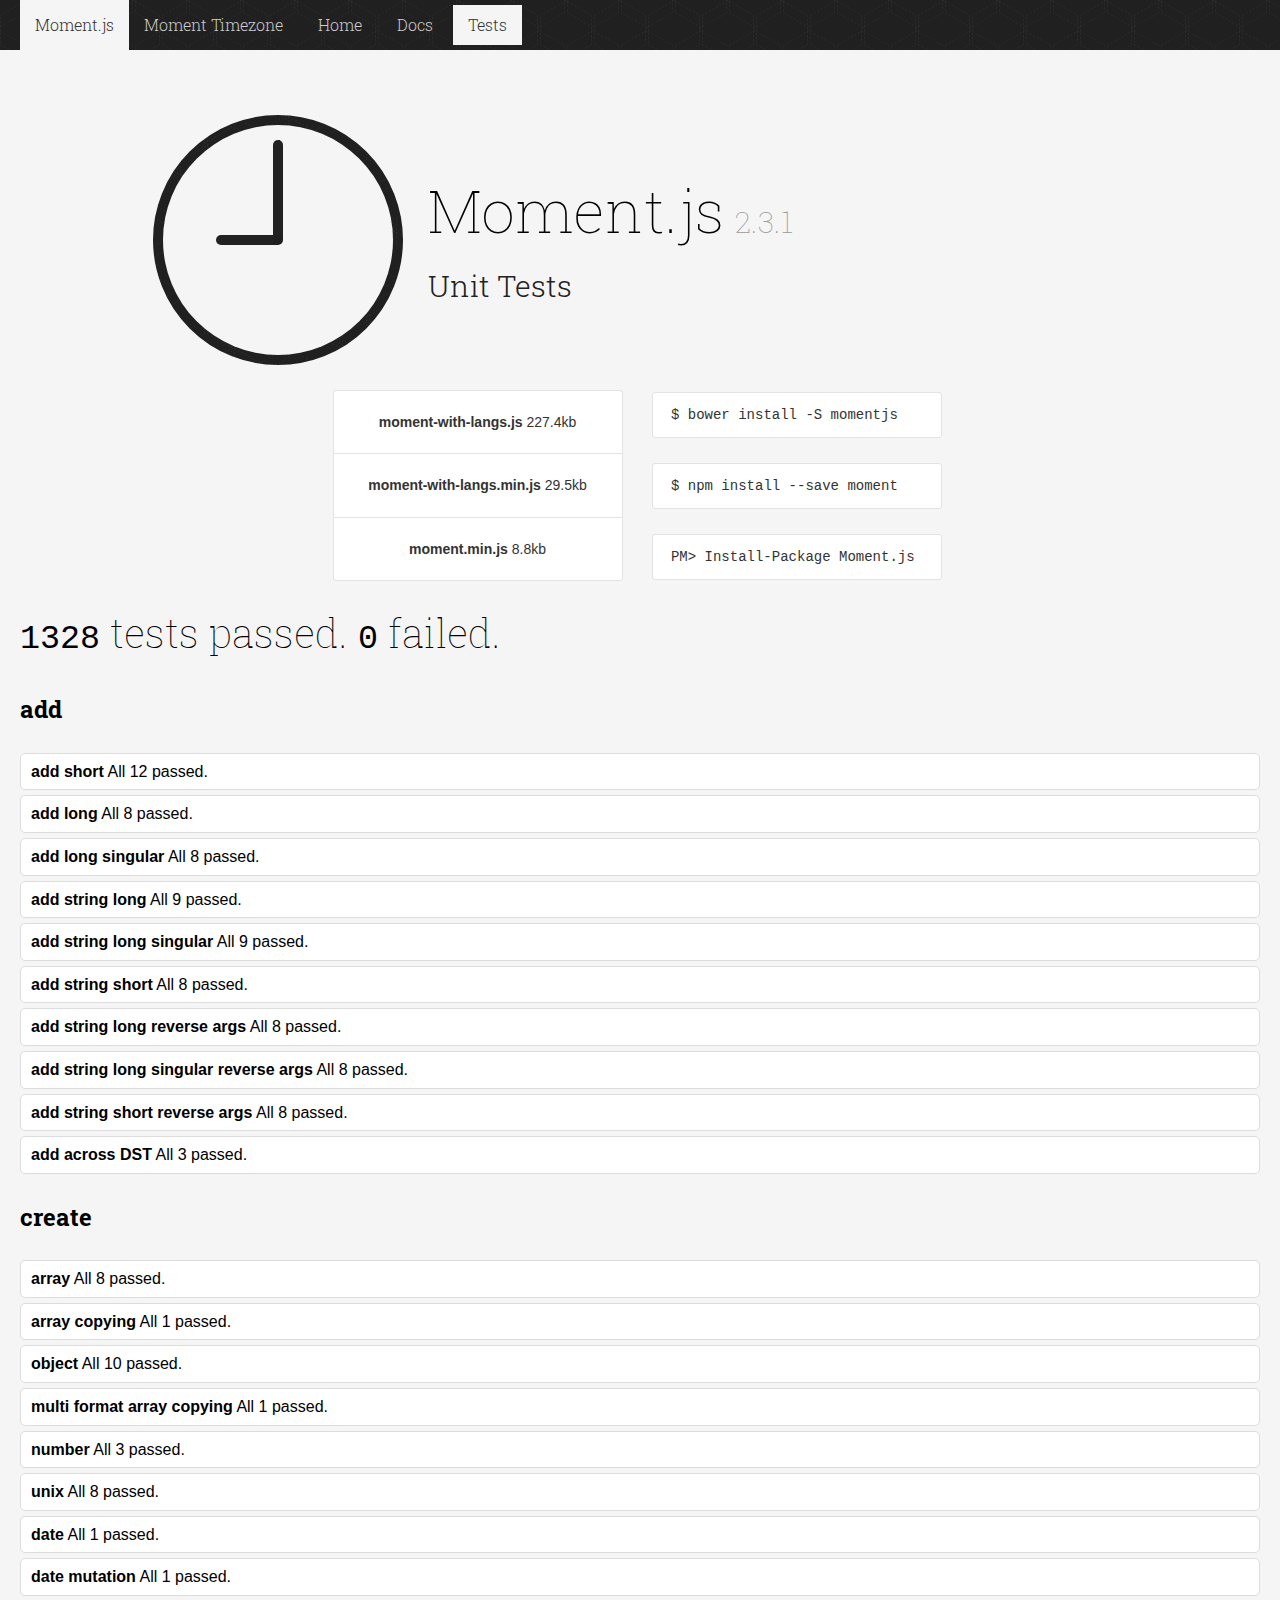
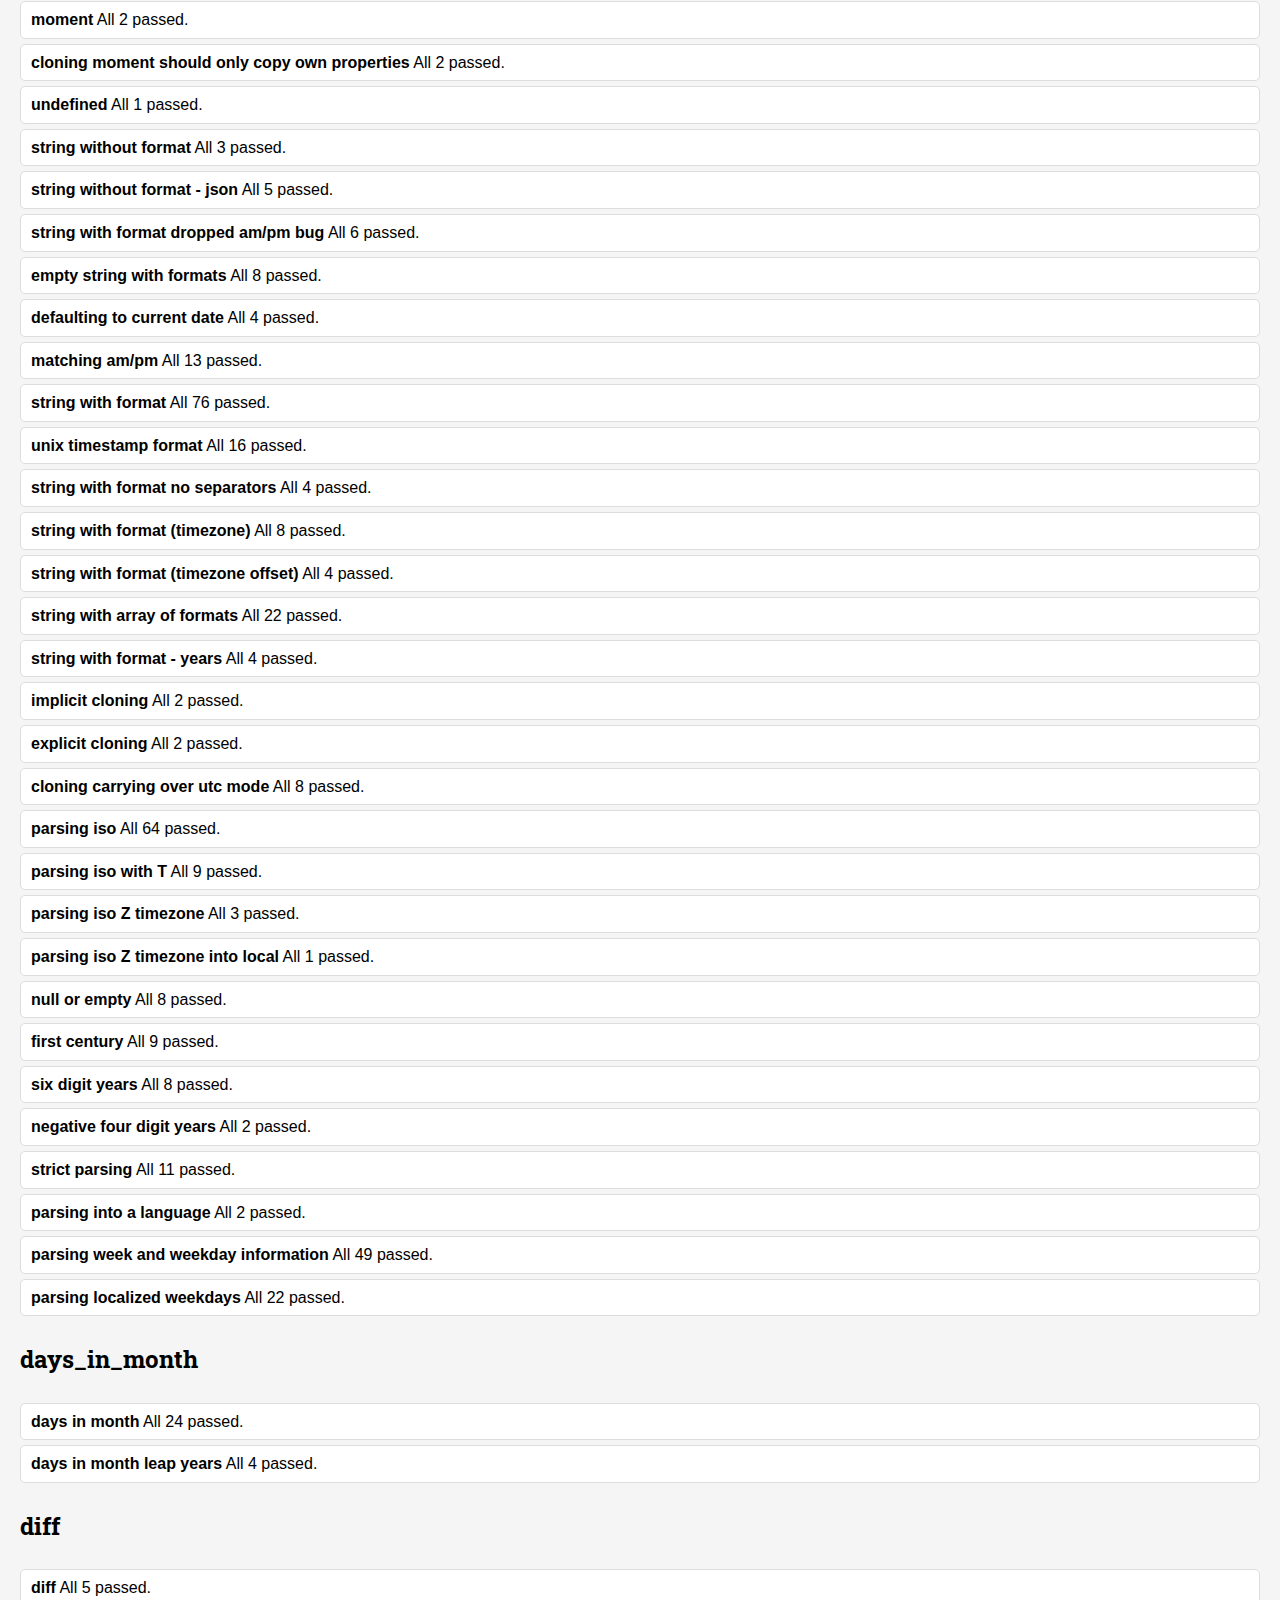
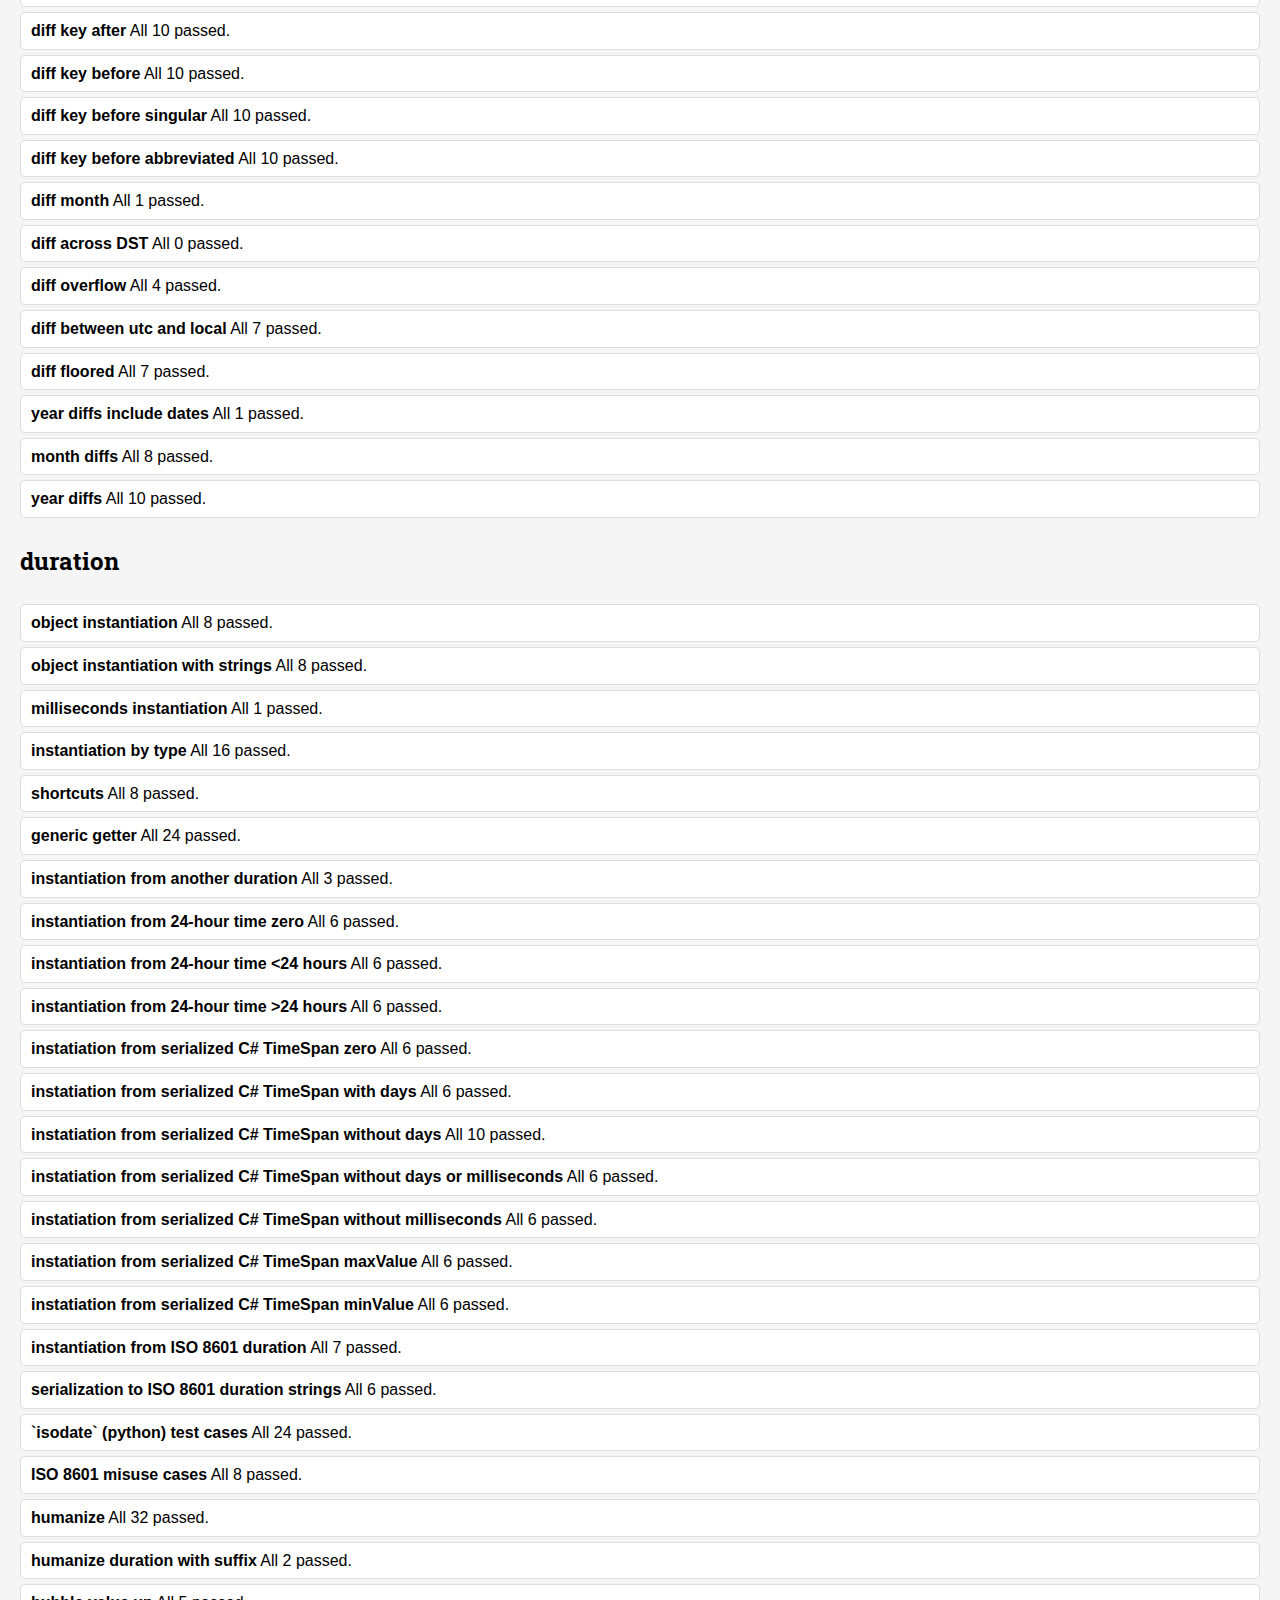
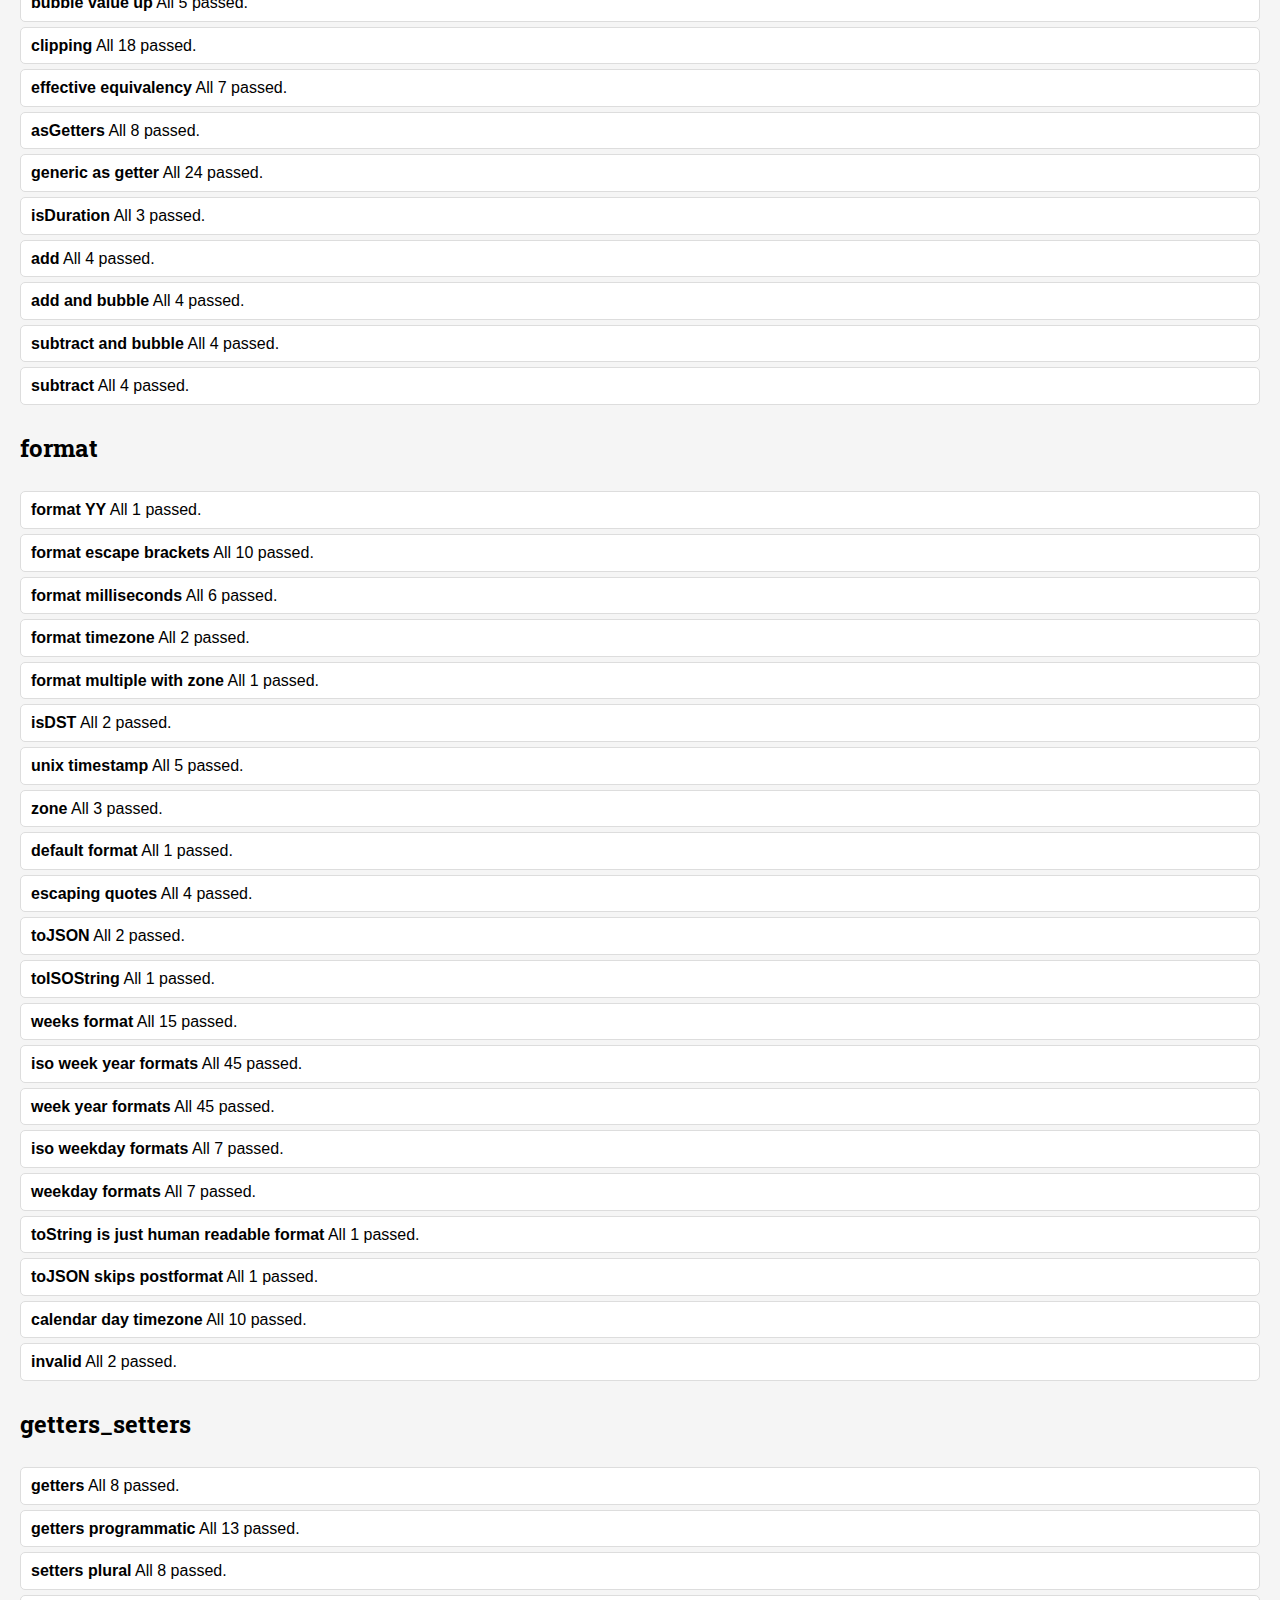
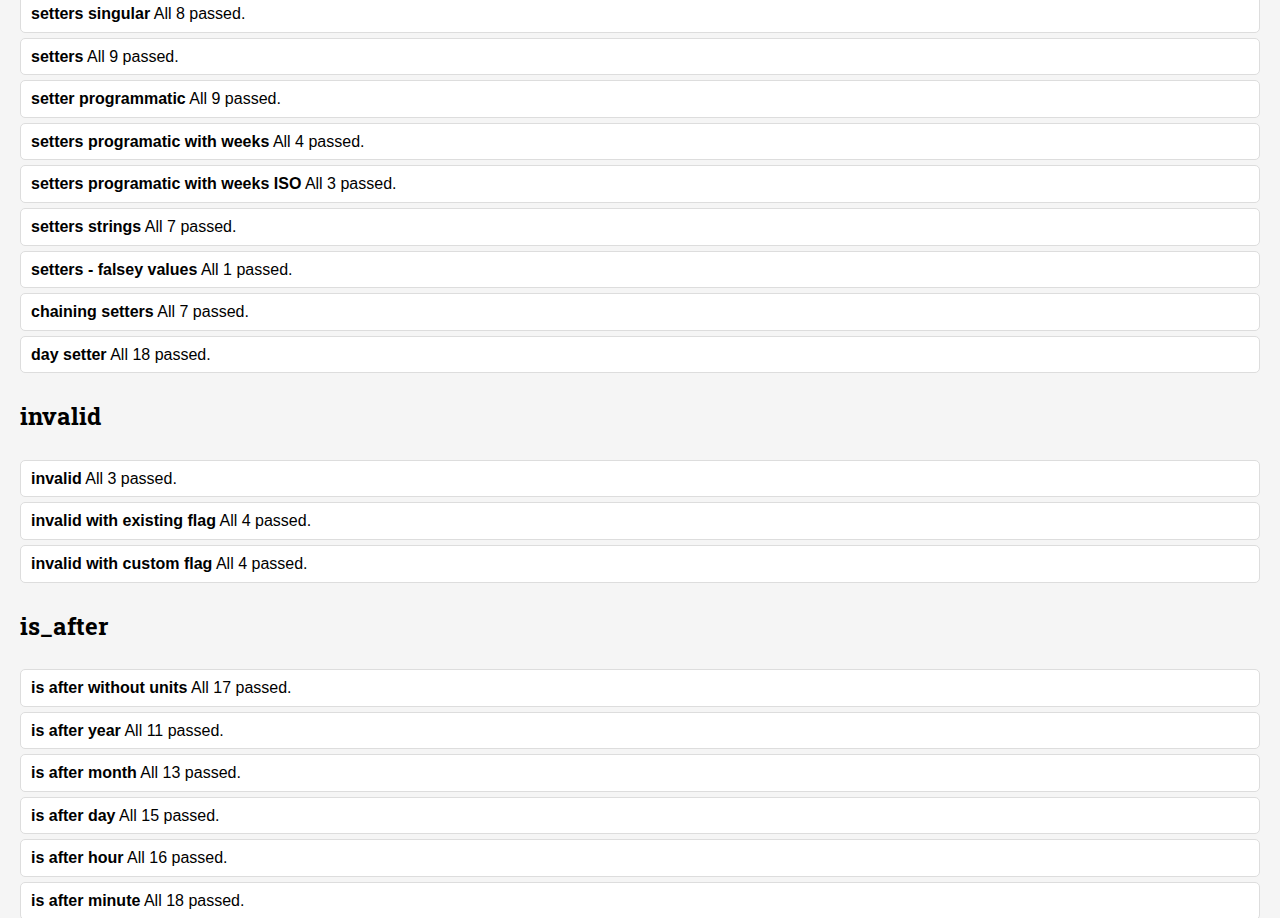
<file: MomentJS.docset/Contents/Resources/Documents/test/index.html>
<!doctype html>
<html>
	<head>
		<meta charset="utf-8" />
		<link href='http://fonts.googleapis.com/css?family=Roboto+Slab:300,700' rel='stylesheet' type='text/css'>
		<link rel="stylesheet" href="../static/css/style-v=2013-10-14T04_34_24-04_00.css" />
		<title>Moment.js | Unit Tests</title>
	</head>
	<body class="is-core is-test">
		<nav class="top">
			<a class="logo core-nav" href="../index.html">Moment.js</a>
			<a class="logo timezone-nav" href="../timezone/index.html">Moment Timezone</a>
			
	<a class="home-nav" href="../index.html">Home</a>
	<a class="docs-nav" href="../docs/index.html">Docs</a>
	<a class="test-nav" href="index.html">Tests</a>

			
	<iframe src="http://ghbtns.com/github-btn.html?user=moment&repo=moment&type=watch&count=true&size=large" allowtransparency="true" frameborder="0" scrolling="0" width="180" height="30"></iframe>

		</nav>
		
<header>
	<div class="circle">
		<div class="face">
			<div id="hour"></div>
			<div id="minute"></div>
			<div id="second"></div>
		</div>
	</div>
	<div class="title">
		<div class="title-inset">
			<h1>Moment.js<span>2.3.1</span></h1>
			
	<h2>Unit Tests</h2>

		</div>
	</div>
</header>
<aside>
	<div class="download section">
                <a class="button source" href="../downloads/moment-with-langs.js">
			<strong>moment-with-langs.js</strong>
			<span class="filesize">227.4kb </span>
		</a><a class="button gzipped" href="../downloads/moment-with-langs.min.js">
			<strong>moment-with-langs.min.js</strong>
			<span class="filesize">29.5kb</span>
		</a><a class="button gzipped" href="../downloads/moment.min.js">
			<strong>moment.min.js</strong>
			<span class="filesize">8.8kb</span>
		</a>
	</div>
	<div class="section">
		<pre class="shell"><code>bower install -S momentjs</code></pre>
		<pre class="shell"><code>npm install --save moment</code></pre>
		<pre class="pm"><code>Install-Package Moment.js</code></pre>
	</div>
</aside>

		<div class="container">
			
	<div id="nodeunit-banner" class="test pass"></div>
	<ol id="nodeunit-tests"></ol>

		</div>
		<footer>
			<p>Moment.js is freely distributable under the terms of the MIT license.</p>
		</footer>

		<script src="https://ajax.googleapis.com/ajax/libs/jquery/1.8.2/jquery.min.js"></script>
		<script src="../static/js/global.min-v=2013-10-14T04_34_24-04_00.js"></script>
		
	<script src="../static/js/core-test-v=2013-10-14T04_34_24-04_00.js"></script>


		<script>
			window._gaq = [['_setAccount','UA-10641787-5'],['_trackPageview'],['_trackPageLoadTime']];
			(function(d, c) {
				var ga = d.createElement(c); ga.async = true;
				ga.src = "http://www.google-analytics.com/ga.js";
				var s = d.getElementsByTagName(c)[0];
				s.parentNode.insertBefore(ga, s);
			})(document, 'script');
			;(function(d,s,id){
				var js,fjs=d.getElementsByTagName(s)[0];
				if(!d.getElementById(id)){
					js=d.createElement(s);
					js.id=id;
					js.src="https://platform.twitter.com/widgets.js";
					fjs.parentNode.insertBefore(js,fjs);
				}
			})(document,"script","twitter-wjs")
			;(function() {
				var po = document.createElement('script'); po.type = 'text/javascript'; po.async = true;
				po.src = 'https://apis.google.com/js/plusone.js';
				var s = document.getElementsByTagName('script')[0]; s.parentNode.insertBefore(po, s);
			})();
		</script>
	</body>
</html>
</file>
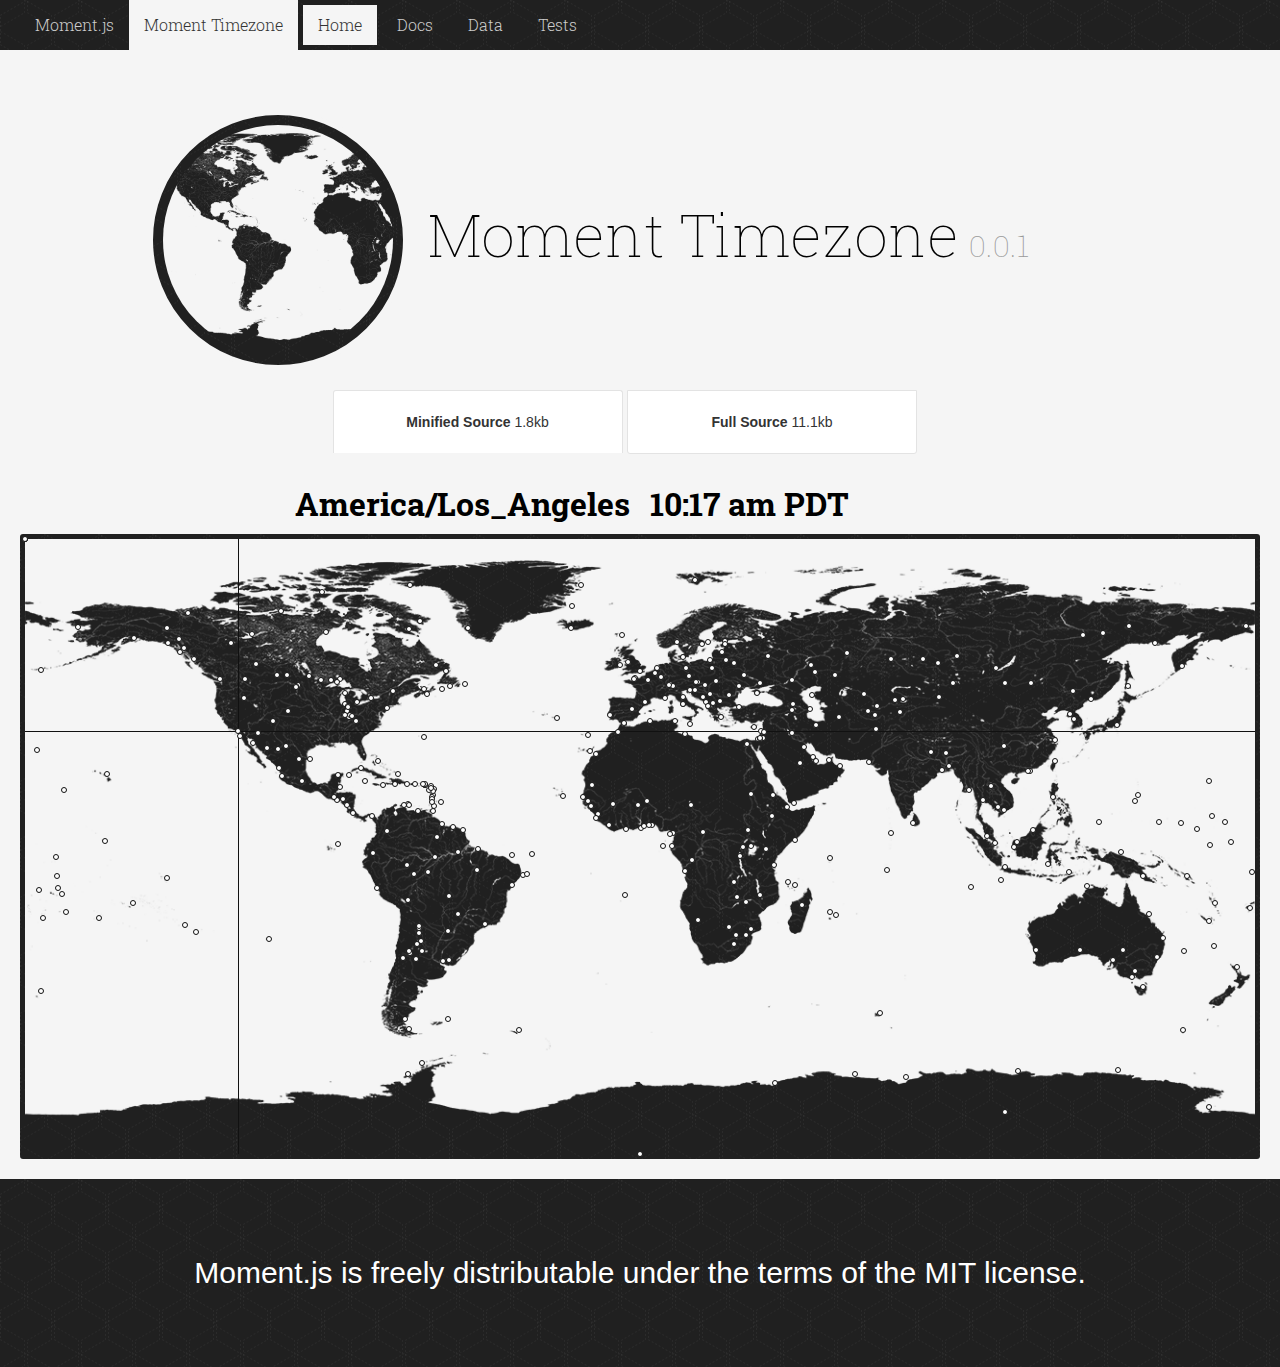
<file: MomentJS.docset/Contents/Resources/Documents/timezone/index.html>
<!doctype html>
<html>
	<head>
		<meta charset="utf-8" />
		<link href='http://fonts.googleapis.com/css?family=Roboto+Slab:300,700' rel='stylesheet' type='text/css'>
		<link rel="stylesheet" href="../static/css/style-v=2013-10-14T04_34_24-04_00.css" />
		<title>Moment.js | Timezone support for Moment.js</title>
	</head>
	<body class="is-timezone is-home">
		<nav class="top">
			<a class="logo core-nav" href="../index.html">Moment.js</a>
			<a class="logo timezone-nav" href="index.html">Moment Timezone</a>
			
	<a class="home-nav" href="index.html">Home</a>
	<a class="docs-nav" href="docs/index.html">Docs</a>
	<a class="data-nav" href="data/index.html">Data</a>
	<a class="test-nav" href="test/index.html">Tests</a>

			
	<iframe src="http://ghbtns.com/github-btn.html?user=moment&repo=moment-timezone&type=watch&count=true&size=large" allowtransparency="true" frameborder="0" scrolling="0" width="180" height="30"></iframe>

		</nav>
		
<header>
	<div class="circle">
		<div class="face">
			<div class="map-thumb">
				<div class="map-thumb-inset"></div>
			</div>
		</div>
	</div>
	<div class="title">
		<div class="title-inset">
			<h1>Moment Timezone<span>0.0.1</span></h1>
			
		</div>
	</div>
</header>
<aside>
	<div class="download">
                <a class="button gzipped" href="../downloads/moment-timezone.min.js">
			<strong>Minified Source</strong>
			<span class="filesize">1.8kb</span>
		</a>
		<a class="button source" href="../downloads/moment-timezone.js">
			<strong>Full Source</strong>
			<span class="filesize">11.1kb </span>
		</a>
	</div>
</aside>

		<div class="container">
			
	<h3 class="map-label">
		<span class="map-label-name"></span>
		<span class="map-label-time"></span>
	</h3>
	<div class="map">
		<div class="map-inset">
			<div class="map-axis-x"></div>
			<div class="map-axis-y"></div>
		</div>
	</div>

		</div>
		<footer>
			<p>Moment.js is freely distributable under the terms of the MIT license.</p>
		</footer>

		<script src="https://ajax.googleapis.com/ajax/libs/jquery/1.8.2/jquery.min.js"></script>
		<script src="../static/js/global.min-v=2013-10-14T04_34_24-04_00.js"></script>
		
	<script src="../static/js/timezone-home-v=2013-10-14T04_34_24-04_00.js"></script>


		<script>
			window._gaq = [['_setAccount','UA-10641787-5'],['_trackPageview'],['_trackPageLoadTime']];
			(function(d, c) {
				var ga = d.createElement(c); ga.async = true;
				ga.src = "http://www.google-analytics.com/ga.js";
				var s = d.getElementsByTagName(c)[0];
				s.parentNode.insertBefore(ga, s);
			})(document, 'script');
			;(function(d,s,id){
				var js,fjs=d.getElementsByTagName(s)[0];
				if(!d.getElementById(id)){
					js=d.createElement(s);
					js.id=id;
					js.src="https://platform.twitter.com/widgets.js";
					fjs.parentNode.insertBefore(js,fjs);
				}
			})(document,"script","twitter-wjs")
			;(function() {
				var po = document.createElement('script'); po.type = 'text/javascript'; po.async = true;
				po.src = 'https://apis.google.com/js/plusone.js';
				var s = document.getElementsByTagName('script')[0]; s.parentNode.insertBefore(po, s);
			})();
		</script>
	</body>
</html>
</file>
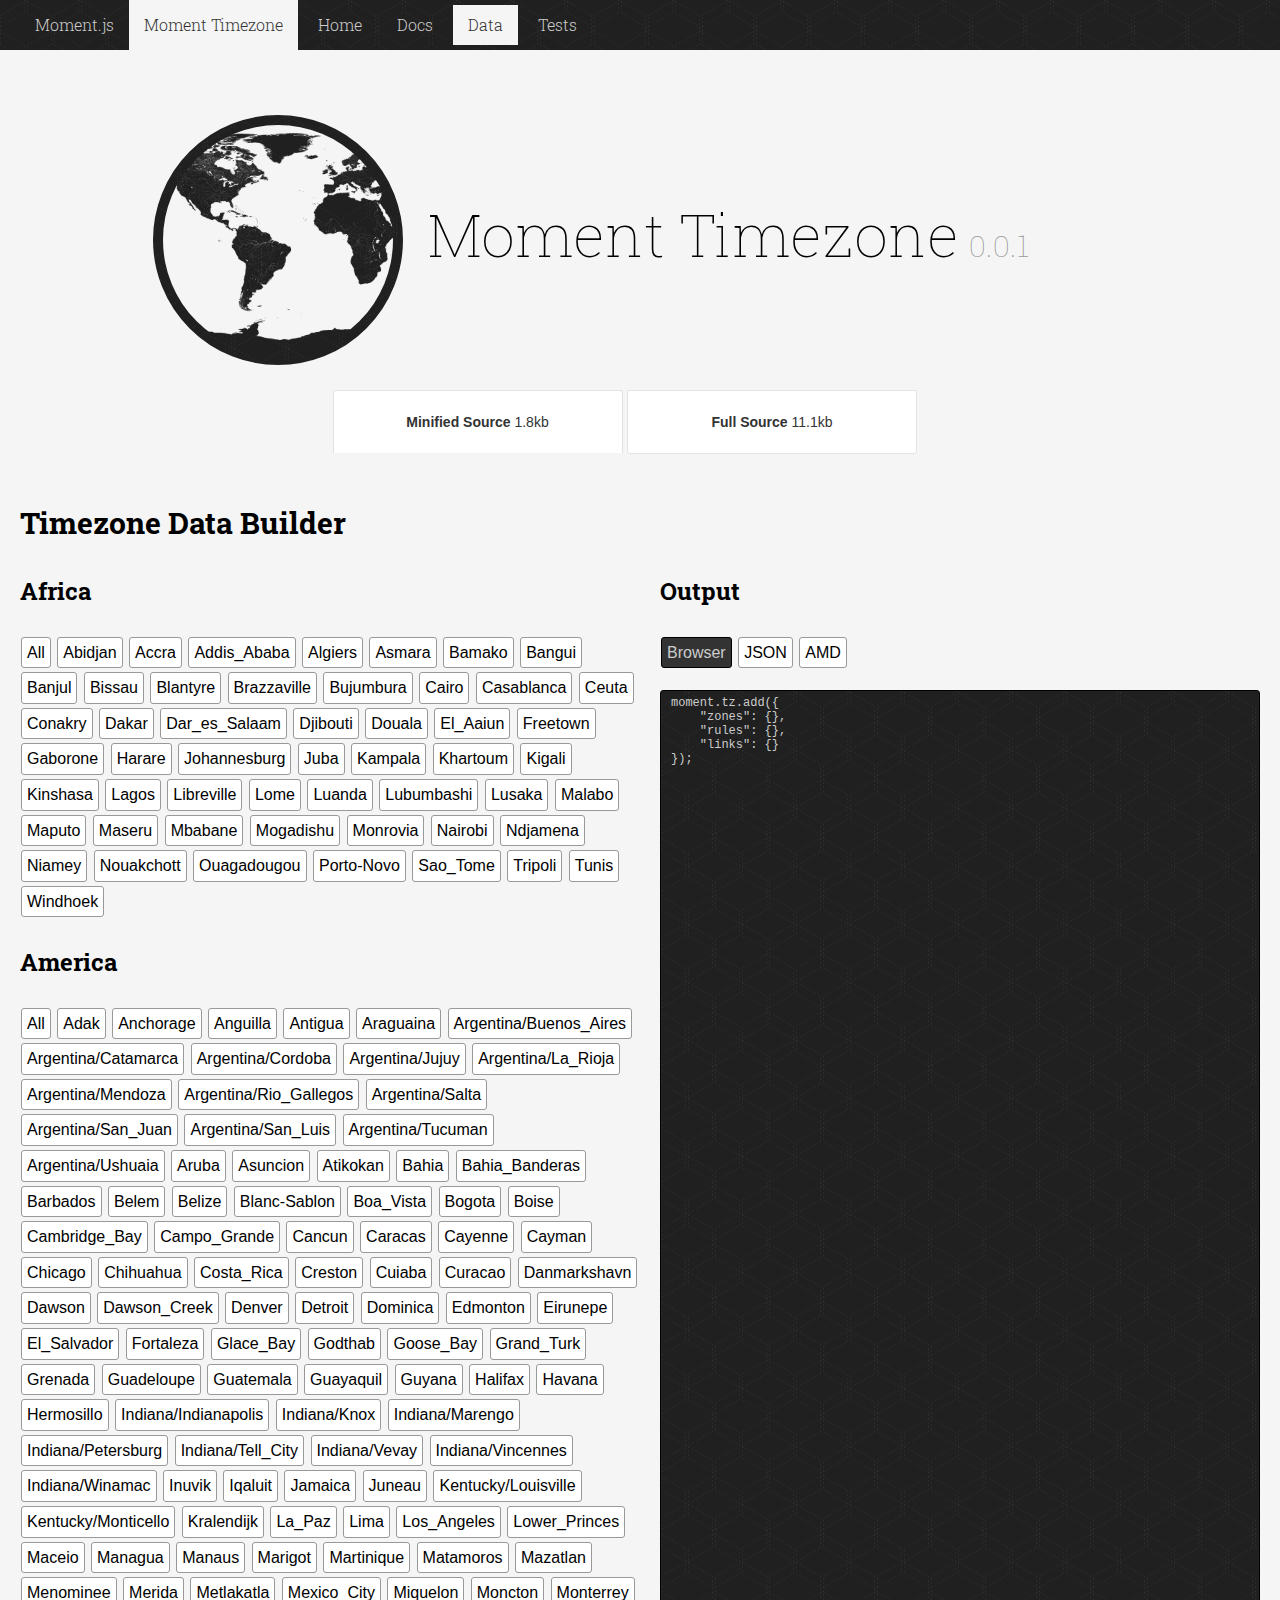
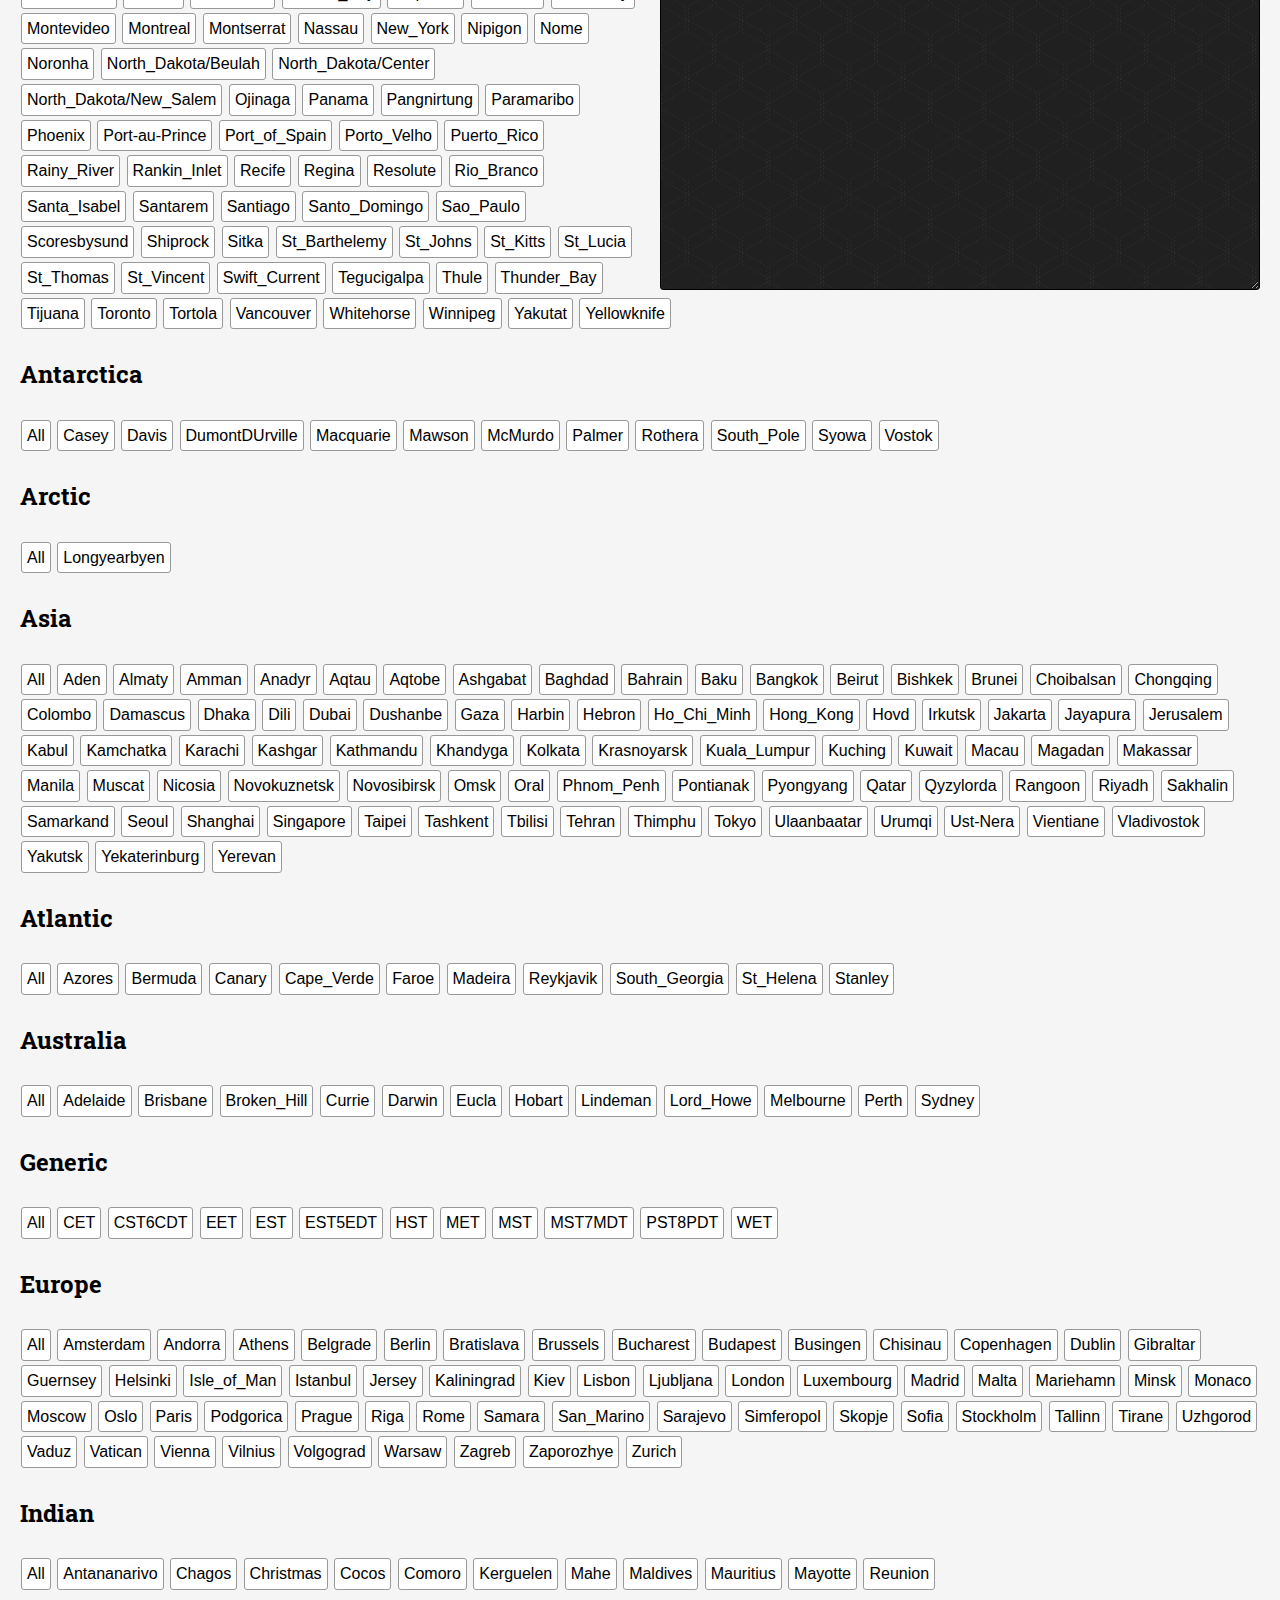
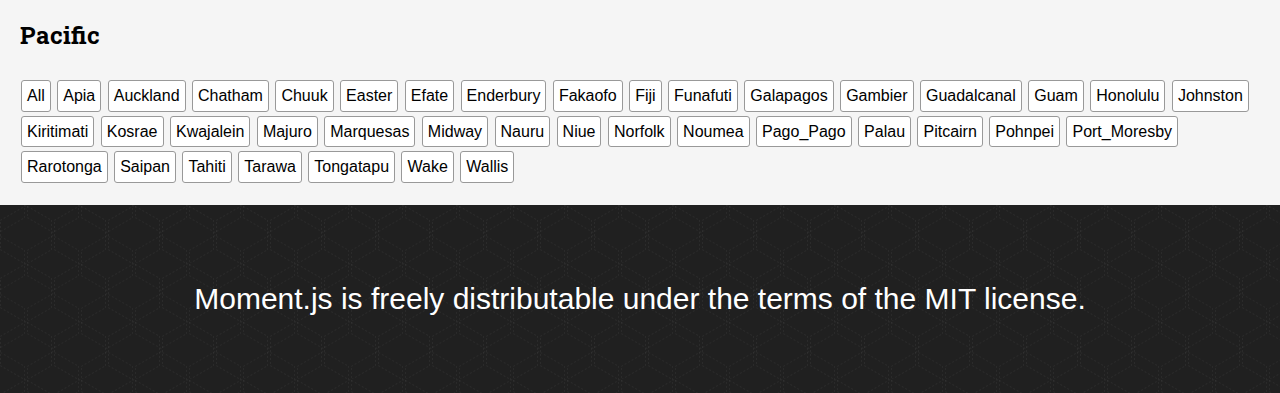
<file: MomentJS.docset/Contents/Resources/Documents/timezone/data/index.html>
<!doctype html>
<html>
	<head>
		<meta charset="utf-8" />
		<link href='http://fonts.googleapis.com/css?family=Roboto+Slab:300,700' rel='stylesheet' type='text/css'>
		<link rel="stylesheet" href="../../static/css/style-v=2013-10-14T04_34_24-04_00.css" />
		<title>Moment.js | Timezone support for Moment.js</title>
	</head>
	<body class="is-timezone is-data">
		<nav class="top">
			<a class="logo core-nav" href="../../index.html">Moment.js</a>
			<a class="logo timezone-nav" href="../index.html">Moment Timezone</a>
			
	<a class="home-nav" href="../index.html">Home</a>
	<a class="docs-nav" href="../docs/index.html">Docs</a>
	<a class="data-nav" href="index.html">Data</a>
	<a class="test-nav" href="../test/index.html">Tests</a>

			
	<iframe src="http://ghbtns.com/github-btn.html?user=moment&repo=moment-timezone&type=watch&count=true&size=large" allowtransparency="true" frameborder="0" scrolling="0" width="180" height="30"></iframe>

		</nav>
		
<header>
	<div class="circle">
		<div class="face">
			<div class="map-thumb">
				<div class="map-thumb-inset"></div>
			</div>
		</div>
	</div>
	<div class="title">
		<div class="title-inset">
			<h1>Moment Timezone<span>0.0.1</span></h1>
			
		</div>
	</div>
</header>
<aside>
	<div class="download">
                <a class="button gzipped" href="../../downloads/moment-timezone.min.js">
			<strong>Minified Source</strong>
			<span class="filesize">1.8kb</span>
		</a>
		<a class="button source" href="../../downloads/moment-timezone.js">
			<strong>Full Source</strong>
			<span class="filesize">11.1kb </span>
		</a>
	</div>
</aside>

		<div class="container">
			
	<h2>Timezone Data Builder</h2>
	<div class="zones-output">
		<h3>Output</h3>
		<div class="button active" data-env="browser">Browser</div>
		<div class="button" data-env="json">JSON</div>
		<div class="button" data-env="amd">AMD</div>
		<textarea id="output" wrap="off"></textarea>
	</div>
	<div class="zones">
		
			<h3>Africa</h3>
			<div class="button" data-toggle-group="Africa">All</div>
			
				<div class="button" data-group="Africa" data-zone="Africa/Abidjan">Abidjan</div>
			
				<div class="button" data-group="Africa" data-zone="Africa/Accra">Accra</div>
			
				<div class="button" data-group="Africa" data-zone="Africa/Addis_Ababa">Addis_Ababa</div>
			
				<div class="button" data-group="Africa" data-zone="Africa/Algiers">Algiers</div>
			
				<div class="button" data-group="Africa" data-zone="Africa/Asmara">Asmara</div>
			
				<div class="button" data-group="Africa" data-zone="Africa/Bamako">Bamako</div>
			
				<div class="button" data-group="Africa" data-zone="Africa/Bangui">Bangui</div>
			
				<div class="button" data-group="Africa" data-zone="Africa/Banjul">Banjul</div>
			
				<div class="button" data-group="Africa" data-zone="Africa/Bissau">Bissau</div>
			
				<div class="button" data-group="Africa" data-zone="Africa/Blantyre">Blantyre</div>
			
				<div class="button" data-group="Africa" data-zone="Africa/Brazzaville">Brazzaville</div>
			
				<div class="button" data-group="Africa" data-zone="Africa/Bujumbura">Bujumbura</div>
			
				<div class="button" data-group="Africa" data-zone="Africa/Cairo">Cairo</div>
			
				<div class="button" data-group="Africa" data-zone="Africa/Casablanca">Casablanca</div>
			
				<div class="button" data-group="Africa" data-zone="Africa/Ceuta">Ceuta</div>
			
				<div class="button" data-group="Africa" data-zone="Africa/Conakry">Conakry</div>
			
				<div class="button" data-group="Africa" data-zone="Africa/Dakar">Dakar</div>
			
				<div class="button" data-group="Africa" data-zone="Africa/Dar_es_Salaam">Dar_es_Salaam</div>
			
				<div class="button" data-group="Africa" data-zone="Africa/Djibouti">Djibouti</div>
			
				<div class="button" data-group="Africa" data-zone="Africa/Douala">Douala</div>
			
				<div class="button" data-group="Africa" data-zone="Africa/El_Aaiun">El_Aaiun</div>
			
				<div class="button" data-group="Africa" data-zone="Africa/Freetown">Freetown</div>
			
				<div class="button" data-group="Africa" data-zone="Africa/Gaborone">Gaborone</div>
			
				<div class="button" data-group="Africa" data-zone="Africa/Harare">Harare</div>
			
				<div class="button" data-group="Africa" data-zone="Africa/Johannesburg">Johannesburg</div>
			
				<div class="button" data-group="Africa" data-zone="Africa/Juba">Juba</div>
			
				<div class="button" data-group="Africa" data-zone="Africa/Kampala">Kampala</div>
			
				<div class="button" data-group="Africa" data-zone="Africa/Khartoum">Khartoum</div>
			
				<div class="button" data-group="Africa" data-zone="Africa/Kigali">Kigali</div>
			
				<div class="button" data-group="Africa" data-zone="Africa/Kinshasa">Kinshasa</div>
			
				<div class="button" data-group="Africa" data-zone="Africa/Lagos">Lagos</div>
			
				<div class="button" data-group="Africa" data-zone="Africa/Libreville">Libreville</div>
			
				<div class="button" data-group="Africa" data-zone="Africa/Lome">Lome</div>
			
				<div class="button" data-group="Africa" data-zone="Africa/Luanda">Luanda</div>
			
				<div class="button" data-group="Africa" data-zone="Africa/Lubumbashi">Lubumbashi</div>
			
				<div class="button" data-group="Africa" data-zone="Africa/Lusaka">Lusaka</div>
			
				<div class="button" data-group="Africa" data-zone="Africa/Malabo">Malabo</div>
			
				<div class="button" data-group="Africa" data-zone="Africa/Maputo">Maputo</div>
			
				<div class="button" data-group="Africa" data-zone="Africa/Maseru">Maseru</div>
			
				<div class="button" data-group="Africa" data-zone="Africa/Mbabane">Mbabane</div>
			
				<div class="button" data-group="Africa" data-zone="Africa/Mogadishu">Mogadishu</div>
			
				<div class="button" data-group="Africa" data-zone="Africa/Monrovia">Monrovia</div>
			
				<div class="button" data-group="Africa" data-zone="Africa/Nairobi">Nairobi</div>
			
				<div class="button" data-group="Africa" data-zone="Africa/Ndjamena">Ndjamena</div>
			
				<div class="button" data-group="Africa" data-zone="Africa/Niamey">Niamey</div>
			
				<div class="button" data-group="Africa" data-zone="Africa/Nouakchott">Nouakchott</div>
			
				<div class="button" data-group="Africa" data-zone="Africa/Ouagadougou">Ouagadougou</div>
			
				<div class="button" data-group="Africa" data-zone="Africa/Porto-Novo">Porto-Novo</div>
			
				<div class="button" data-group="Africa" data-zone="Africa/Sao_Tome">Sao_Tome</div>
			
				<div class="button" data-group="Africa" data-zone="Africa/Tripoli">Tripoli</div>
			
				<div class="button" data-group="Africa" data-zone="Africa/Tunis">Tunis</div>
			
				<div class="button" data-group="Africa" data-zone="Africa/Windhoek">Windhoek</div>
			
		
			<h3>America</h3>
			<div class="button" data-toggle-group="America">All</div>
			
				<div class="button" data-group="America" data-zone="America/Adak">Adak</div>
			
				<div class="button" data-group="America" data-zone="America/Anchorage">Anchorage</div>
			
				<div class="button" data-group="America" data-zone="America/Anguilla">Anguilla</div>
			
				<div class="button" data-group="America" data-zone="America/Antigua">Antigua</div>
			
				<div class="button" data-group="America" data-zone="America/Araguaina">Araguaina</div>
			
				<div class="button" data-group="America" data-zone="America/Argentina/Buenos_Aires">Argentina/Buenos_Aires</div>
			
				<div class="button" data-group="America" data-zone="America/Argentina/Catamarca">Argentina/Catamarca</div>
			
				<div class="button" data-group="America" data-zone="America/Argentina/Cordoba">Argentina/Cordoba</div>
			
				<div class="button" data-group="America" data-zone="America/Argentina/Jujuy">Argentina/Jujuy</div>
			
				<div class="button" data-group="America" data-zone="America/Argentina/La_Rioja">Argentina/La_Rioja</div>
			
				<div class="button" data-group="America" data-zone="America/Argentina/Mendoza">Argentina/Mendoza</div>
			
				<div class="button" data-group="America" data-zone="America/Argentina/Rio_Gallegos">Argentina/Rio_Gallegos</div>
			
				<div class="button" data-group="America" data-zone="America/Argentina/Salta">Argentina/Salta</div>
			
				<div class="button" data-group="America" data-zone="America/Argentina/San_Juan">Argentina/San_Juan</div>
			
				<div class="button" data-group="America" data-zone="America/Argentina/San_Luis">Argentina/San_Luis</div>
			
				<div class="button" data-group="America" data-zone="America/Argentina/Tucuman">Argentina/Tucuman</div>
			
				<div class="button" data-group="America" data-zone="America/Argentina/Ushuaia">Argentina/Ushuaia</div>
			
				<div class="button" data-group="America" data-zone="America/Aruba">Aruba</div>
			
				<div class="button" data-group="America" data-zone="America/Asuncion">Asuncion</div>
			
				<div class="button" data-group="America" data-zone="America/Atikokan">Atikokan</div>
			
				<div class="button" data-group="America" data-zone="America/Bahia">Bahia</div>
			
				<div class="button" data-group="America" data-zone="America/Bahia_Banderas">Bahia_Banderas</div>
			
				<div class="button" data-group="America" data-zone="America/Barbados">Barbados</div>
			
				<div class="button" data-group="America" data-zone="America/Belem">Belem</div>
			
				<div class="button" data-group="America" data-zone="America/Belize">Belize</div>
			
				<div class="button" data-group="America" data-zone="America/Blanc-Sablon">Blanc-Sablon</div>
			
				<div class="button" data-group="America" data-zone="America/Boa_Vista">Boa_Vista</div>
			
				<div class="button" data-group="America" data-zone="America/Bogota">Bogota</div>
			
				<div class="button" data-group="America" data-zone="America/Boise">Boise</div>
			
				<div class="button" data-group="America" data-zone="America/Cambridge_Bay">Cambridge_Bay</div>
			
				<div class="button" data-group="America" data-zone="America/Campo_Grande">Campo_Grande</div>
			
				<div class="button" data-group="America" data-zone="America/Cancun">Cancun</div>
			
				<div class="button" data-group="America" data-zone="America/Caracas">Caracas</div>
			
				<div class="button" data-group="America" data-zone="America/Cayenne">Cayenne</div>
			
				<div class="button" data-group="America" data-zone="America/Cayman">Cayman</div>
			
				<div class="button" data-group="America" data-zone="America/Chicago">Chicago</div>
			
				<div class="button" data-group="America" data-zone="America/Chihuahua">Chihuahua</div>
			
				<div class="button" data-group="America" data-zone="America/Costa_Rica">Costa_Rica</div>
			
				<div class="button" data-group="America" data-zone="America/Creston">Creston</div>
			
				<div class="button" data-group="America" data-zone="America/Cuiaba">Cuiaba</div>
			
				<div class="button" data-group="America" data-zone="America/Curacao">Curacao</div>
			
				<div class="button" data-group="America" data-zone="America/Danmarkshavn">Danmarkshavn</div>
			
				<div class="button" data-group="America" data-zone="America/Dawson">Dawson</div>
			
				<div class="button" data-group="America" data-zone="America/Dawson_Creek">Dawson_Creek</div>
			
				<div class="button" data-group="America" data-zone="America/Denver">Denver</div>
			
				<div class="button" data-group="America" data-zone="America/Detroit">Detroit</div>
			
				<div class="button" data-group="America" data-zone="America/Dominica">Dominica</div>
			
				<div class="button" data-group="America" data-zone="America/Edmonton">Edmonton</div>
			
				<div class="button" data-group="America" data-zone="America/Eirunepe">Eirunepe</div>
			
				<div class="button" data-group="America" data-zone="America/El_Salvador">El_Salvador</div>
			
				<div class="button" data-group="America" data-zone="America/Fortaleza">Fortaleza</div>
			
				<div class="button" data-group="America" data-zone="America/Glace_Bay">Glace_Bay</div>
			
				<div class="button" data-group="America" data-zone="America/Godthab">Godthab</div>
			
				<div class="button" data-group="America" data-zone="America/Goose_Bay">Goose_Bay</div>
			
				<div class="button" data-group="America" data-zone="America/Grand_Turk">Grand_Turk</div>
			
				<div class="button" data-group="America" data-zone="America/Grenada">Grenada</div>
			
				<div class="button" data-group="America" data-zone="America/Guadeloupe">Guadeloupe</div>
			
				<div class="button" data-group="America" data-zone="America/Guatemala">Guatemala</div>
			
				<div class="button" data-group="America" data-zone="America/Guayaquil">Guayaquil</div>
			
				<div class="button" data-group="America" data-zone="America/Guyana">Guyana</div>
			
				<div class="button" data-group="America" data-zone="America/Halifax">Halifax</div>
			
				<div class="button" data-group="America" data-zone="America/Havana">Havana</div>
			
				<div class="button" data-group="America" data-zone="America/Hermosillo">Hermosillo</div>
			
				<div class="button" data-group="America" data-zone="America/Indiana/Indianapolis">Indiana/Indianapolis</div>
			
				<div class="button" data-group="America" data-zone="America/Indiana/Knox">Indiana/Knox</div>
			
				<div class="button" data-group="America" data-zone="America/Indiana/Marengo">Indiana/Marengo</div>
			
				<div class="button" data-group="America" data-zone="America/Indiana/Petersburg">Indiana/Petersburg</div>
			
				<div class="button" data-group="America" data-zone="America/Indiana/Tell_City">Indiana/Tell_City</div>
			
				<div class="button" data-group="America" data-zone="America/Indiana/Vevay">Indiana/Vevay</div>
			
				<div class="button" data-group="America" data-zone="America/Indiana/Vincennes">Indiana/Vincennes</div>
			
				<div class="button" data-group="America" data-zone="America/Indiana/Winamac">Indiana/Winamac</div>
			
				<div class="button" data-group="America" data-zone="America/Inuvik">Inuvik</div>
			
				<div class="button" data-group="America" data-zone="America/Iqaluit">Iqaluit</div>
			
				<div class="button" data-group="America" data-zone="America/Jamaica">Jamaica</div>
			
				<div class="button" data-group="America" data-zone="America/Juneau">Juneau</div>
			
				<div class="button" data-group="America" data-zone="America/Kentucky/Louisville">Kentucky/Louisville</div>
			
				<div class="button" data-group="America" data-zone="America/Kentucky/Monticello">Kentucky/Monticello</div>
			
				<div class="button" data-group="America" data-zone="America/Kralendijk">Kralendijk</div>
			
				<div class="button" data-group="America" data-zone="America/La_Paz">La_Paz</div>
			
				<div class="button" data-group="America" data-zone="America/Lima">Lima</div>
			
				<div class="button" data-group="America" data-zone="America/Los_Angeles">Los_Angeles</div>
			
				<div class="button" data-group="America" data-zone="America/Lower_Princes">Lower_Princes</div>
			
				<div class="button" data-group="America" data-zone="America/Maceio">Maceio</div>
			
				<div class="button" data-group="America" data-zone="America/Managua">Managua</div>
			
				<div class="button" data-group="America" data-zone="America/Manaus">Manaus</div>
			
				<div class="button" data-group="America" data-zone="America/Marigot">Marigot</div>
			
				<div class="button" data-group="America" data-zone="America/Martinique">Martinique</div>
			
				<div class="button" data-group="America" data-zone="America/Matamoros">Matamoros</div>
			
				<div class="button" data-group="America" data-zone="America/Mazatlan">Mazatlan</div>
			
				<div class="button" data-group="America" data-zone="America/Menominee">Menominee</div>
			
				<div class="button" data-group="America" data-zone="America/Merida">Merida</div>
			
				<div class="button" data-group="America" data-zone="America/Metlakatla">Metlakatla</div>
			
				<div class="button" data-group="America" data-zone="America/Mexico_City">Mexico_City</div>
			
				<div class="button" data-group="America" data-zone="America/Miquelon">Miquelon</div>
			
				<div class="button" data-group="America" data-zone="America/Moncton">Moncton</div>
			
				<div class="button" data-group="America" data-zone="America/Monterrey">Monterrey</div>
			
				<div class="button" data-group="America" data-zone="America/Montevideo">Montevideo</div>
			
				<div class="button" data-group="America" data-zone="America/Montreal">Montreal</div>
			
				<div class="button" data-group="America" data-zone="America/Montserrat">Montserrat</div>
			
				<div class="button" data-group="America" data-zone="America/Nassau">Nassau</div>
			
				<div class="button" data-group="America" data-zone="America/New_York">New_York</div>
			
				<div class="button" data-group="America" data-zone="America/Nipigon">Nipigon</div>
			
				<div class="button" data-group="America" data-zone="America/Nome">Nome</div>
			
				<div class="button" data-group="America" data-zone="America/Noronha">Noronha</div>
			
				<div class="button" data-group="America" data-zone="America/North_Dakota/Beulah">North_Dakota/Beulah</div>
			
				<div class="button" data-group="America" data-zone="America/North_Dakota/Center">North_Dakota/Center</div>
			
				<div class="button" data-group="America" data-zone="America/North_Dakota/New_Salem">North_Dakota/New_Salem</div>
			
				<div class="button" data-group="America" data-zone="America/Ojinaga">Ojinaga</div>
			
				<div class="button" data-group="America" data-zone="America/Panama">Panama</div>
			
				<div class="button" data-group="America" data-zone="America/Pangnirtung">Pangnirtung</div>
			
				<div class="button" data-group="America" data-zone="America/Paramaribo">Paramaribo</div>
			
				<div class="button" data-group="America" data-zone="America/Phoenix">Phoenix</div>
			
				<div class="button" data-group="America" data-zone="America/Port-au-Prince">Port-au-Prince</div>
			
				<div class="button" data-group="America" data-zone="America/Port_of_Spain">Port_of_Spain</div>
			
				<div class="button" data-group="America" data-zone="America/Porto_Velho">Porto_Velho</div>
			
				<div class="button" data-group="America" data-zone="America/Puerto_Rico">Puerto_Rico</div>
			
				<div class="button" data-group="America" data-zone="America/Rainy_River">Rainy_River</div>
			
				<div class="button" data-group="America" data-zone="America/Rankin_Inlet">Rankin_Inlet</div>
			
				<div class="button" data-group="America" data-zone="America/Recife">Recife</div>
			
				<div class="button" data-group="America" data-zone="America/Regina">Regina</div>
			
				<div class="button" data-group="America" data-zone="America/Resolute">Resolute</div>
			
				<div class="button" data-group="America" data-zone="America/Rio_Branco">Rio_Branco</div>
			
				<div class="button" data-group="America" data-zone="America/Santa_Isabel">Santa_Isabel</div>
			
				<div class="button" data-group="America" data-zone="America/Santarem">Santarem</div>
			
				<div class="button" data-group="America" data-zone="America/Santiago">Santiago</div>
			
				<div class="button" data-group="America" data-zone="America/Santo_Domingo">Santo_Domingo</div>
			
				<div class="button" data-group="America" data-zone="America/Sao_Paulo">Sao_Paulo</div>
			
				<div class="button" data-group="America" data-zone="America/Scoresbysund">Scoresbysund</div>
			
				<div class="button" data-group="America" data-zone="America/Shiprock">Shiprock</div>
			
				<div class="button" data-group="America" data-zone="America/Sitka">Sitka</div>
			
				<div class="button" data-group="America" data-zone="America/St_Barthelemy">St_Barthelemy</div>
			
				<div class="button" data-group="America" data-zone="America/St_Johns">St_Johns</div>
			
				<div class="button" data-group="America" data-zone="America/St_Kitts">St_Kitts</div>
			
				<div class="button" data-group="America" data-zone="America/St_Lucia">St_Lucia</div>
			
				<div class="button" data-group="America" data-zone="America/St_Thomas">St_Thomas</div>
			
				<div class="button" data-group="America" data-zone="America/St_Vincent">St_Vincent</div>
			
				<div class="button" data-group="America" data-zone="America/Swift_Current">Swift_Current</div>
			
				<div class="button" data-group="America" data-zone="America/Tegucigalpa">Tegucigalpa</div>
			
				<div class="button" data-group="America" data-zone="America/Thule">Thule</div>
			
				<div class="button" data-group="America" data-zone="America/Thunder_Bay">Thunder_Bay</div>
			
				<div class="button" data-group="America" data-zone="America/Tijuana">Tijuana</div>
			
				<div class="button" data-group="America" data-zone="America/Toronto">Toronto</div>
			
				<div class="button" data-group="America" data-zone="America/Tortola">Tortola</div>
			
				<div class="button" data-group="America" data-zone="America/Vancouver">Vancouver</div>
			
				<div class="button" data-group="America" data-zone="America/Whitehorse">Whitehorse</div>
			
				<div class="button" data-group="America" data-zone="America/Winnipeg">Winnipeg</div>
			
				<div class="button" data-group="America" data-zone="America/Yakutat">Yakutat</div>
			
				<div class="button" data-group="America" data-zone="America/Yellowknife">Yellowknife</div>
			
		
			<h3>Antarctica</h3>
			<div class="button" data-toggle-group="Antarctica">All</div>
			
				<div class="button" data-group="Antarctica" data-zone="Antarctica/Casey">Casey</div>
			
				<div class="button" data-group="Antarctica" data-zone="Antarctica/Davis">Davis</div>
			
				<div class="button" data-group="Antarctica" data-zone="Antarctica/DumontDUrville">DumontDUrville</div>
			
				<div class="button" data-group="Antarctica" data-zone="Antarctica/Macquarie">Macquarie</div>
			
				<div class="button" data-group="Antarctica" data-zone="Antarctica/Mawson">Mawson</div>
			
				<div class="button" data-group="Antarctica" data-zone="Antarctica/McMurdo">McMurdo</div>
			
				<div class="button" data-group="Antarctica" data-zone="Antarctica/Palmer">Palmer</div>
			
				<div class="button" data-group="Antarctica" data-zone="Antarctica/Rothera">Rothera</div>
			
				<div class="button" data-group="Antarctica" data-zone="Antarctica/South_Pole">South_Pole</div>
			
				<div class="button" data-group="Antarctica" data-zone="Antarctica/Syowa">Syowa</div>
			
				<div class="button" data-group="Antarctica" data-zone="Antarctica/Vostok">Vostok</div>
			
		
			<h3>Arctic</h3>
			<div class="button" data-toggle-group="Arctic">All</div>
			
				<div class="button" data-group="Arctic" data-zone="Arctic/Longyearbyen">Longyearbyen</div>
			
		
			<h3>Asia</h3>
			<div class="button" data-toggle-group="Asia">All</div>
			
				<div class="button" data-group="Asia" data-zone="Asia/Aden">Aden</div>
			
				<div class="button" data-group="Asia" data-zone="Asia/Almaty">Almaty</div>
			
				<div class="button" data-group="Asia" data-zone="Asia/Amman">Amman</div>
			
				<div class="button" data-group="Asia" data-zone="Asia/Anadyr">Anadyr</div>
			
				<div class="button" data-group="Asia" data-zone="Asia/Aqtau">Aqtau</div>
			
				<div class="button" data-group="Asia" data-zone="Asia/Aqtobe">Aqtobe</div>
			
				<div class="button" data-group="Asia" data-zone="Asia/Ashgabat">Ashgabat</div>
			
				<div class="button" data-group="Asia" data-zone="Asia/Baghdad">Baghdad</div>
			
				<div class="button" data-group="Asia" data-zone="Asia/Bahrain">Bahrain</div>
			
				<div class="button" data-group="Asia" data-zone="Asia/Baku">Baku</div>
			
				<div class="button" data-group="Asia" data-zone="Asia/Bangkok">Bangkok</div>
			
				<div class="button" data-group="Asia" data-zone="Asia/Beirut">Beirut</div>
			
				<div class="button" data-group="Asia" data-zone="Asia/Bishkek">Bishkek</div>
			
				<div class="button" data-group="Asia" data-zone="Asia/Brunei">Brunei</div>
			
				<div class="button" data-group="Asia" data-zone="Asia/Choibalsan">Choibalsan</div>
			
				<div class="button" data-group="Asia" data-zone="Asia/Chongqing">Chongqing</div>
			
				<div class="button" data-group="Asia" data-zone="Asia/Colombo">Colombo</div>
			
				<div class="button" data-group="Asia" data-zone="Asia/Damascus">Damascus</div>
			
				<div class="button" data-group="Asia" data-zone="Asia/Dhaka">Dhaka</div>
			
				<div class="button" data-group="Asia" data-zone="Asia/Dili">Dili</div>
			
				<div class="button" data-group="Asia" data-zone="Asia/Dubai">Dubai</div>
			
				<div class="button" data-group="Asia" data-zone="Asia/Dushanbe">Dushanbe</div>
			
				<div class="button" data-group="Asia" data-zone="Asia/Gaza">Gaza</div>
			
				<div class="button" data-group="Asia" data-zone="Asia/Harbin">Harbin</div>
			
				<div class="button" data-group="Asia" data-zone="Asia/Hebron">Hebron</div>
			
				<div class="button" data-group="Asia" data-zone="Asia/Ho_Chi_Minh">Ho_Chi_Minh</div>
			
				<div class="button" data-group="Asia" data-zone="Asia/Hong_Kong">Hong_Kong</div>
			
				<div class="button" data-group="Asia" data-zone="Asia/Hovd">Hovd</div>
			
				<div class="button" data-group="Asia" data-zone="Asia/Irkutsk">Irkutsk</div>
			
				<div class="button" data-group="Asia" data-zone="Asia/Jakarta">Jakarta</div>
			
				<div class="button" data-group="Asia" data-zone="Asia/Jayapura">Jayapura</div>
			
				<div class="button" data-group="Asia" data-zone="Asia/Jerusalem">Jerusalem</div>
			
				<div class="button" data-group="Asia" data-zone="Asia/Kabul">Kabul</div>
			
				<div class="button" data-group="Asia" data-zone="Asia/Kamchatka">Kamchatka</div>
			
				<div class="button" data-group="Asia" data-zone="Asia/Karachi">Karachi</div>
			
				<div class="button" data-group="Asia" data-zone="Asia/Kashgar">Kashgar</div>
			
				<div class="button" data-group="Asia" data-zone="Asia/Kathmandu">Kathmandu</div>
			
				<div class="button" data-group="Asia" data-zone="Asia/Khandyga">Khandyga</div>
			
				<div class="button" data-group="Asia" data-zone="Asia/Kolkata">Kolkata</div>
			
				<div class="button" data-group="Asia" data-zone="Asia/Krasnoyarsk">Krasnoyarsk</div>
			
				<div class="button" data-group="Asia" data-zone="Asia/Kuala_Lumpur">Kuala_Lumpur</div>
			
				<div class="button" data-group="Asia" data-zone="Asia/Kuching">Kuching</div>
			
				<div class="button" data-group="Asia" data-zone="Asia/Kuwait">Kuwait</div>
			
				<div class="button" data-group="Asia" data-zone="Asia/Macau">Macau</div>
			
				<div class="button" data-group="Asia" data-zone="Asia/Magadan">Magadan</div>
			
				<div class="button" data-group="Asia" data-zone="Asia/Makassar">Makassar</div>
			
				<div class="button" data-group="Asia" data-zone="Asia/Manila">Manila</div>
			
				<div class="button" data-group="Asia" data-zone="Asia/Muscat">Muscat</div>
			
				<div class="button" data-group="Asia" data-zone="Asia/Nicosia">Nicosia</div>
			
				<div class="button" data-group="Asia" data-zone="Asia/Novokuznetsk">Novokuznetsk</div>
			
				<div class="button" data-group="Asia" data-zone="Asia/Novosibirsk">Novosibirsk</div>
			
				<div class="button" data-group="Asia" data-zone="Asia/Omsk">Omsk</div>
			
				<div class="button" data-group="Asia" data-zone="Asia/Oral">Oral</div>
			
				<div class="button" data-group="Asia" data-zone="Asia/Phnom_Penh">Phnom_Penh</div>
			
				<div class="button" data-group="Asia" data-zone="Asia/Pontianak">Pontianak</div>
			
				<div class="button" data-group="Asia" data-zone="Asia/Pyongyang">Pyongyang</div>
			
				<div class="button" data-group="Asia" data-zone="Asia/Qatar">Qatar</div>
			
				<div class="button" data-group="Asia" data-zone="Asia/Qyzylorda">Qyzylorda</div>
			
				<div class="button" data-group="Asia" data-zone="Asia/Rangoon">Rangoon</div>
			
				<div class="button" data-group="Asia" data-zone="Asia/Riyadh">Riyadh</div>
			
				<div class="button" data-group="Asia" data-zone="Asia/Sakhalin">Sakhalin</div>
			
				<div class="button" data-group="Asia" data-zone="Asia/Samarkand">Samarkand</div>
			
				<div class="button" data-group="Asia" data-zone="Asia/Seoul">Seoul</div>
			
				<div class="button" data-group="Asia" data-zone="Asia/Shanghai">Shanghai</div>
			
				<div class="button" data-group="Asia" data-zone="Asia/Singapore">Singapore</div>
			
				<div class="button" data-group="Asia" data-zone="Asia/Taipei">Taipei</div>
			
				<div class="button" data-group="Asia" data-zone="Asia/Tashkent">Tashkent</div>
			
				<div class="button" data-group="Asia" data-zone="Asia/Tbilisi">Tbilisi</div>
			
				<div class="button" data-group="Asia" data-zone="Asia/Tehran">Tehran</div>
			
				<div class="button" data-group="Asia" data-zone="Asia/Thimphu">Thimphu</div>
			
				<div class="button" data-group="Asia" data-zone="Asia/Tokyo">Tokyo</div>
			
				<div class="button" data-group="Asia" data-zone="Asia/Ulaanbaatar">Ulaanbaatar</div>
			
				<div class="button" data-group="Asia" data-zone="Asia/Urumqi">Urumqi</div>
			
				<div class="button" data-group="Asia" data-zone="Asia/Ust-Nera">Ust-Nera</div>
			
				<div class="button" data-group="Asia" data-zone="Asia/Vientiane">Vientiane</div>
			
				<div class="button" data-group="Asia" data-zone="Asia/Vladivostok">Vladivostok</div>
			
				<div class="button" data-group="Asia" data-zone="Asia/Yakutsk">Yakutsk</div>
			
				<div class="button" data-group="Asia" data-zone="Asia/Yekaterinburg">Yekaterinburg</div>
			
				<div class="button" data-group="Asia" data-zone="Asia/Yerevan">Yerevan</div>
			
		
			<h3>Atlantic</h3>
			<div class="button" data-toggle-group="Atlantic">All</div>
			
				<div class="button" data-group="Atlantic" data-zone="Atlantic/Azores">Azores</div>
			
				<div class="button" data-group="Atlantic" data-zone="Atlantic/Bermuda">Bermuda</div>
			
				<div class="button" data-group="Atlantic" data-zone="Atlantic/Canary">Canary</div>
			
				<div class="button" data-group="Atlantic" data-zone="Atlantic/Cape_Verde">Cape_Verde</div>
			
				<div class="button" data-group="Atlantic" data-zone="Atlantic/Faroe">Faroe</div>
			
				<div class="button" data-group="Atlantic" data-zone="Atlantic/Madeira">Madeira</div>
			
				<div class="button" data-group="Atlantic" data-zone="Atlantic/Reykjavik">Reykjavik</div>
			
				<div class="button" data-group="Atlantic" data-zone="Atlantic/South_Georgia">South_Georgia</div>
			
				<div class="button" data-group="Atlantic" data-zone="Atlantic/St_Helena">St_Helena</div>
			
				<div class="button" data-group="Atlantic" data-zone="Atlantic/Stanley">Stanley</div>
			
		
			<h3>Australia</h3>
			<div class="button" data-toggle-group="Australia">All</div>
			
				<div class="button" data-group="Australia" data-zone="Australia/Adelaide">Adelaide</div>
			
				<div class="button" data-group="Australia" data-zone="Australia/Brisbane">Brisbane</div>
			
				<div class="button" data-group="Australia" data-zone="Australia/Broken_Hill">Broken_Hill</div>
			
				<div class="button" data-group="Australia" data-zone="Australia/Currie">Currie</div>
			
				<div class="button" data-group="Australia" data-zone="Australia/Darwin">Darwin</div>
			
				<div class="button" data-group="Australia" data-zone="Australia/Eucla">Eucla</div>
			
				<div class="button" data-group="Australia" data-zone="Australia/Hobart">Hobart</div>
			
				<div class="button" data-group="Australia" data-zone="Australia/Lindeman">Lindeman</div>
			
				<div class="button" data-group="Australia" data-zone="Australia/Lord_Howe">Lord_Howe</div>
			
				<div class="button" data-group="Australia" data-zone="Australia/Melbourne">Melbourne</div>
			
				<div class="button" data-group="Australia" data-zone="Australia/Perth">Perth</div>
			
				<div class="button" data-group="Australia" data-zone="Australia/Sydney">Sydney</div>
			
		
			<h3>Generic</h3>
			<div class="button" data-toggle-group="Generic">All</div>
			
				<div class="button" data-group="Generic" data-zone="CET">CET</div>
			
				<div class="button" data-group="Generic" data-zone="CST6CDT">CST6CDT</div>
			
				<div class="button" data-group="Generic" data-zone="EET">EET</div>
			
				<div class="button" data-group="Generic" data-zone="EST">EST</div>
			
				<div class="button" data-group="Generic" data-zone="EST5EDT">EST5EDT</div>
			
				<div class="button" data-group="Generic" data-zone="HST">HST</div>
			
				<div class="button" data-group="Generic" data-zone="MET">MET</div>
			
				<div class="button" data-group="Generic" data-zone="MST">MST</div>
			
				<div class="button" data-group="Generic" data-zone="MST7MDT">MST7MDT</div>
			
				<div class="button" data-group="Generic" data-zone="PST8PDT">PST8PDT</div>
			
				<div class="button" data-group="Generic" data-zone="WET">WET</div>
			
		
			<h3>Europe</h3>
			<div class="button" data-toggle-group="Europe">All</div>
			
				<div class="button" data-group="Europe" data-zone="Europe/Amsterdam">Amsterdam</div>
			
				<div class="button" data-group="Europe" data-zone="Europe/Andorra">Andorra</div>
			
				<div class="button" data-group="Europe" data-zone="Europe/Athens">Athens</div>
			
				<div class="button" data-group="Europe" data-zone="Europe/Belgrade">Belgrade</div>
			
				<div class="button" data-group="Europe" data-zone="Europe/Berlin">Berlin</div>
			
				<div class="button" data-group="Europe" data-zone="Europe/Bratislava">Bratislava</div>
			
				<div class="button" data-group="Europe" data-zone="Europe/Brussels">Brussels</div>
			
				<div class="button" data-group="Europe" data-zone="Europe/Bucharest">Bucharest</div>
			
				<div class="button" data-group="Europe" data-zone="Europe/Budapest">Budapest</div>
			
				<div class="button" data-group="Europe" data-zone="Europe/Busingen">Busingen</div>
			
				<div class="button" data-group="Europe" data-zone="Europe/Chisinau">Chisinau</div>
			
				<div class="button" data-group="Europe" data-zone="Europe/Copenhagen">Copenhagen</div>
			
				<div class="button" data-group="Europe" data-zone="Europe/Dublin">Dublin</div>
			
				<div class="button" data-group="Europe" data-zone="Europe/Gibraltar">Gibraltar</div>
			
				<div class="button" data-group="Europe" data-zone="Europe/Guernsey">Guernsey</div>
			
				<div class="button" data-group="Europe" data-zone="Europe/Helsinki">Helsinki</div>
			
				<div class="button" data-group="Europe" data-zone="Europe/Isle_of_Man">Isle_of_Man</div>
			
				<div class="button" data-group="Europe" data-zone="Europe/Istanbul">Istanbul</div>
			
				<div class="button" data-group="Europe" data-zone="Europe/Jersey">Jersey</div>
			
				<div class="button" data-group="Europe" data-zone="Europe/Kaliningrad">Kaliningrad</div>
			
				<div class="button" data-group="Europe" data-zone="Europe/Kiev">Kiev</div>
			
				<div class="button" data-group="Europe" data-zone="Europe/Lisbon">Lisbon</div>
			
				<div class="button" data-group="Europe" data-zone="Europe/Ljubljana">Ljubljana</div>
			
				<div class="button" data-group="Europe" data-zone="Europe/London">London</div>
			
				<div class="button" data-group="Europe" data-zone="Europe/Luxembourg">Luxembourg</div>
			
				<div class="button" data-group="Europe" data-zone="Europe/Madrid">Madrid</div>
			
				<div class="button" data-group="Europe" data-zone="Europe/Malta">Malta</div>
			
				<div class="button" data-group="Europe" data-zone="Europe/Mariehamn">Mariehamn</div>
			
				<div class="button" data-group="Europe" data-zone="Europe/Minsk">Minsk</div>
			
				<div class="button" data-group="Europe" data-zone="Europe/Monaco">Monaco</div>
			
				<div class="button" data-group="Europe" data-zone="Europe/Moscow">Moscow</div>
			
				<div class="button" data-group="Europe" data-zone="Europe/Oslo">Oslo</div>
			
				<div class="button" data-group="Europe" data-zone="Europe/Paris">Paris</div>
			
				<div class="button" data-group="Europe" data-zone="Europe/Podgorica">Podgorica</div>
			
				<div class="button" data-group="Europe" data-zone="Europe/Prague">Prague</div>
			
				<div class="button" data-group="Europe" data-zone="Europe/Riga">Riga</div>
			
				<div class="button" data-group="Europe" data-zone="Europe/Rome">Rome</div>
			
				<div class="button" data-group="Europe" data-zone="Europe/Samara">Samara</div>
			
				<div class="button" data-group="Europe" data-zone="Europe/San_Marino">San_Marino</div>
			
				<div class="button" data-group="Europe" data-zone="Europe/Sarajevo">Sarajevo</div>
			
				<div class="button" data-group="Europe" data-zone="Europe/Simferopol">Simferopol</div>
			
				<div class="button" data-group="Europe" data-zone="Europe/Skopje">Skopje</div>
			
				<div class="button" data-group="Europe" data-zone="Europe/Sofia">Sofia</div>
			
				<div class="button" data-group="Europe" data-zone="Europe/Stockholm">Stockholm</div>
			
				<div class="button" data-group="Europe" data-zone="Europe/Tallinn">Tallinn</div>
			
				<div class="button" data-group="Europe" data-zone="Europe/Tirane">Tirane</div>
			
				<div class="button" data-group="Europe" data-zone="Europe/Uzhgorod">Uzhgorod</div>
			
				<div class="button" data-group="Europe" data-zone="Europe/Vaduz">Vaduz</div>
			
				<div class="button" data-group="Europe" data-zone="Europe/Vatican">Vatican</div>
			
				<div class="button" data-group="Europe" data-zone="Europe/Vienna">Vienna</div>
			
				<div class="button" data-group="Europe" data-zone="Europe/Vilnius">Vilnius</div>
			
				<div class="button" data-group="Europe" data-zone="Europe/Volgograd">Volgograd</div>
			
				<div class="button" data-group="Europe" data-zone="Europe/Warsaw">Warsaw</div>
			
				<div class="button" data-group="Europe" data-zone="Europe/Zagreb">Zagreb</div>
			
				<div class="button" data-group="Europe" data-zone="Europe/Zaporozhye">Zaporozhye</div>
			
				<div class="button" data-group="Europe" data-zone="Europe/Zurich">Zurich</div>
			
		
			<h3>Indian</h3>
			<div class="button" data-toggle-group="Indian">All</div>
			
				<div class="button" data-group="Indian" data-zone="Indian/Antananarivo">Antananarivo</div>
			
				<div class="button" data-group="Indian" data-zone="Indian/Chagos">Chagos</div>
			
				<div class="button" data-group="Indian" data-zone="Indian/Christmas">Christmas</div>
			
				<div class="button" data-group="Indian" data-zone="Indian/Cocos">Cocos</div>
			
				<div class="button" data-group="Indian" data-zone="Indian/Comoro">Comoro</div>
			
				<div class="button" data-group="Indian" data-zone="Indian/Kerguelen">Kerguelen</div>
			
				<div class="button" data-group="Indian" data-zone="Indian/Mahe">Mahe</div>
			
				<div class="button" data-group="Indian" data-zone="Indian/Maldives">Maldives</div>
			
				<div class="button" data-group="Indian" data-zone="Indian/Mauritius">Mauritius</div>
			
				<div class="button" data-group="Indian" data-zone="Indian/Mayotte">Mayotte</div>
			
				<div class="button" data-group="Indian" data-zone="Indian/Reunion">Reunion</div>
			
		
			<h3>Pacific</h3>
			<div class="button" data-toggle-group="Pacific">All</div>
			
				<div class="button" data-group="Pacific" data-zone="Pacific/Apia">Apia</div>
			
				<div class="button" data-group="Pacific" data-zone="Pacific/Auckland">Auckland</div>
			
				<div class="button" data-group="Pacific" data-zone="Pacific/Chatham">Chatham</div>
			
				<div class="button" data-group="Pacific" data-zone="Pacific/Chuuk">Chuuk</div>
			
				<div class="button" data-group="Pacific" data-zone="Pacific/Easter">Easter</div>
			
				<div class="button" data-group="Pacific" data-zone="Pacific/Efate">Efate</div>
			
				<div class="button" data-group="Pacific" data-zone="Pacific/Enderbury">Enderbury</div>
			
				<div class="button" data-group="Pacific" data-zone="Pacific/Fakaofo">Fakaofo</div>
			
				<div class="button" data-group="Pacific" data-zone="Pacific/Fiji">Fiji</div>
			
				<div class="button" data-group="Pacific" data-zone="Pacific/Funafuti">Funafuti</div>
			
				<div class="button" data-group="Pacific" data-zone="Pacific/Galapagos">Galapagos</div>
			
				<div class="button" data-group="Pacific" data-zone="Pacific/Gambier">Gambier</div>
			
				<div class="button" data-group="Pacific" data-zone="Pacific/Guadalcanal">Guadalcanal</div>
			
				<div class="button" data-group="Pacific" data-zone="Pacific/Guam">Guam</div>
			
				<div class="button" data-group="Pacific" data-zone="Pacific/Honolulu">Honolulu</div>
			
				<div class="button" data-group="Pacific" data-zone="Pacific/Johnston">Johnston</div>
			
				<div class="button" data-group="Pacific" data-zone="Pacific/Kiritimati">Kiritimati</div>
			
				<div class="button" data-group="Pacific" data-zone="Pacific/Kosrae">Kosrae</div>
			
				<div class="button" data-group="Pacific" data-zone="Pacific/Kwajalein">Kwajalein</div>
			
				<div class="button" data-group="Pacific" data-zone="Pacific/Majuro">Majuro</div>
			
				<div class="button" data-group="Pacific" data-zone="Pacific/Marquesas">Marquesas</div>
			
				<div class="button" data-group="Pacific" data-zone="Pacific/Midway">Midway</div>
			
				<div class="button" data-group="Pacific" data-zone="Pacific/Nauru">Nauru</div>
			
				<div class="button" data-group="Pacific" data-zone="Pacific/Niue">Niue</div>
			
				<div class="button" data-group="Pacific" data-zone="Pacific/Norfolk">Norfolk</div>
			
				<div class="button" data-group="Pacific" data-zone="Pacific/Noumea">Noumea</div>
			
				<div class="button" data-group="Pacific" data-zone="Pacific/Pago_Pago">Pago_Pago</div>
			
				<div class="button" data-group="Pacific" data-zone="Pacific/Palau">Palau</div>
			
				<div class="button" data-group="Pacific" data-zone="Pacific/Pitcairn">Pitcairn</div>
			
				<div class="button" data-group="Pacific" data-zone="Pacific/Pohnpei">Pohnpei</div>
			
				<div class="button" data-group="Pacific" data-zone="Pacific/Port_Moresby">Port_Moresby</div>
			
				<div class="button" data-group="Pacific" data-zone="Pacific/Rarotonga">Rarotonga</div>
			
				<div class="button" data-group="Pacific" data-zone="Pacific/Saipan">Saipan</div>
			
				<div class="button" data-group="Pacific" data-zone="Pacific/Tahiti">Tahiti</div>
			
				<div class="button" data-group="Pacific" data-zone="Pacific/Tarawa">Tarawa</div>
			
				<div class="button" data-group="Pacific" data-zone="Pacific/Tongatapu">Tongatapu</div>
			
				<div class="button" data-group="Pacific" data-zone="Pacific/Wake">Wake</div>
			
				<div class="button" data-group="Pacific" data-zone="Pacific/Wallis">Wallis</div>
			
		
	</div>

		</div>
		<footer>
			<p>Moment.js is freely distributable under the terms of the MIT license.</p>
		</footer>

		<script src="https://ajax.googleapis.com/ajax/libs/jquery/1.8.2/jquery.min.js"></script>
		<script src="../../static/js/global.min-v=2013-10-14T04_34_24-04_00.js"></script>
		
	<script src="../../static/js/timezone-data-v=2013-10-14T04_34_24-04_00.js"></script>


		<script>
			window._gaq = [['_setAccount','UA-10641787-5'],['_trackPageview'],['_trackPageLoadTime']];
			(function(d, c) {
				var ga = d.createElement(c); ga.async = true;
				ga.src = "http://www.google-analytics.com/ga.js";
				var s = d.getElementsByTagName(c)[0];
				s.parentNode.insertBefore(ga, s);
			})(document, 'script');
			;(function(d,s,id){
				var js,fjs=d.getElementsByTagName(s)[0];
				if(!d.getElementById(id)){
					js=d.createElement(s);
					js.id=id;
					js.src="https://platform.twitter.com/widgets.js";
					fjs.parentNode.insertBefore(js,fjs);
				}
			})(document,"script","twitter-wjs")
			;(function() {
				var po = document.createElement('script'); po.type = 'text/javascript'; po.async = true;
				po.src = 'https://apis.google.com/js/plusone.js';
				var s = document.getElementsByTagName('script')[0]; s.parentNode.insertBefore(po, s);
			})();
		</script>
	</body>
</html>
</file>
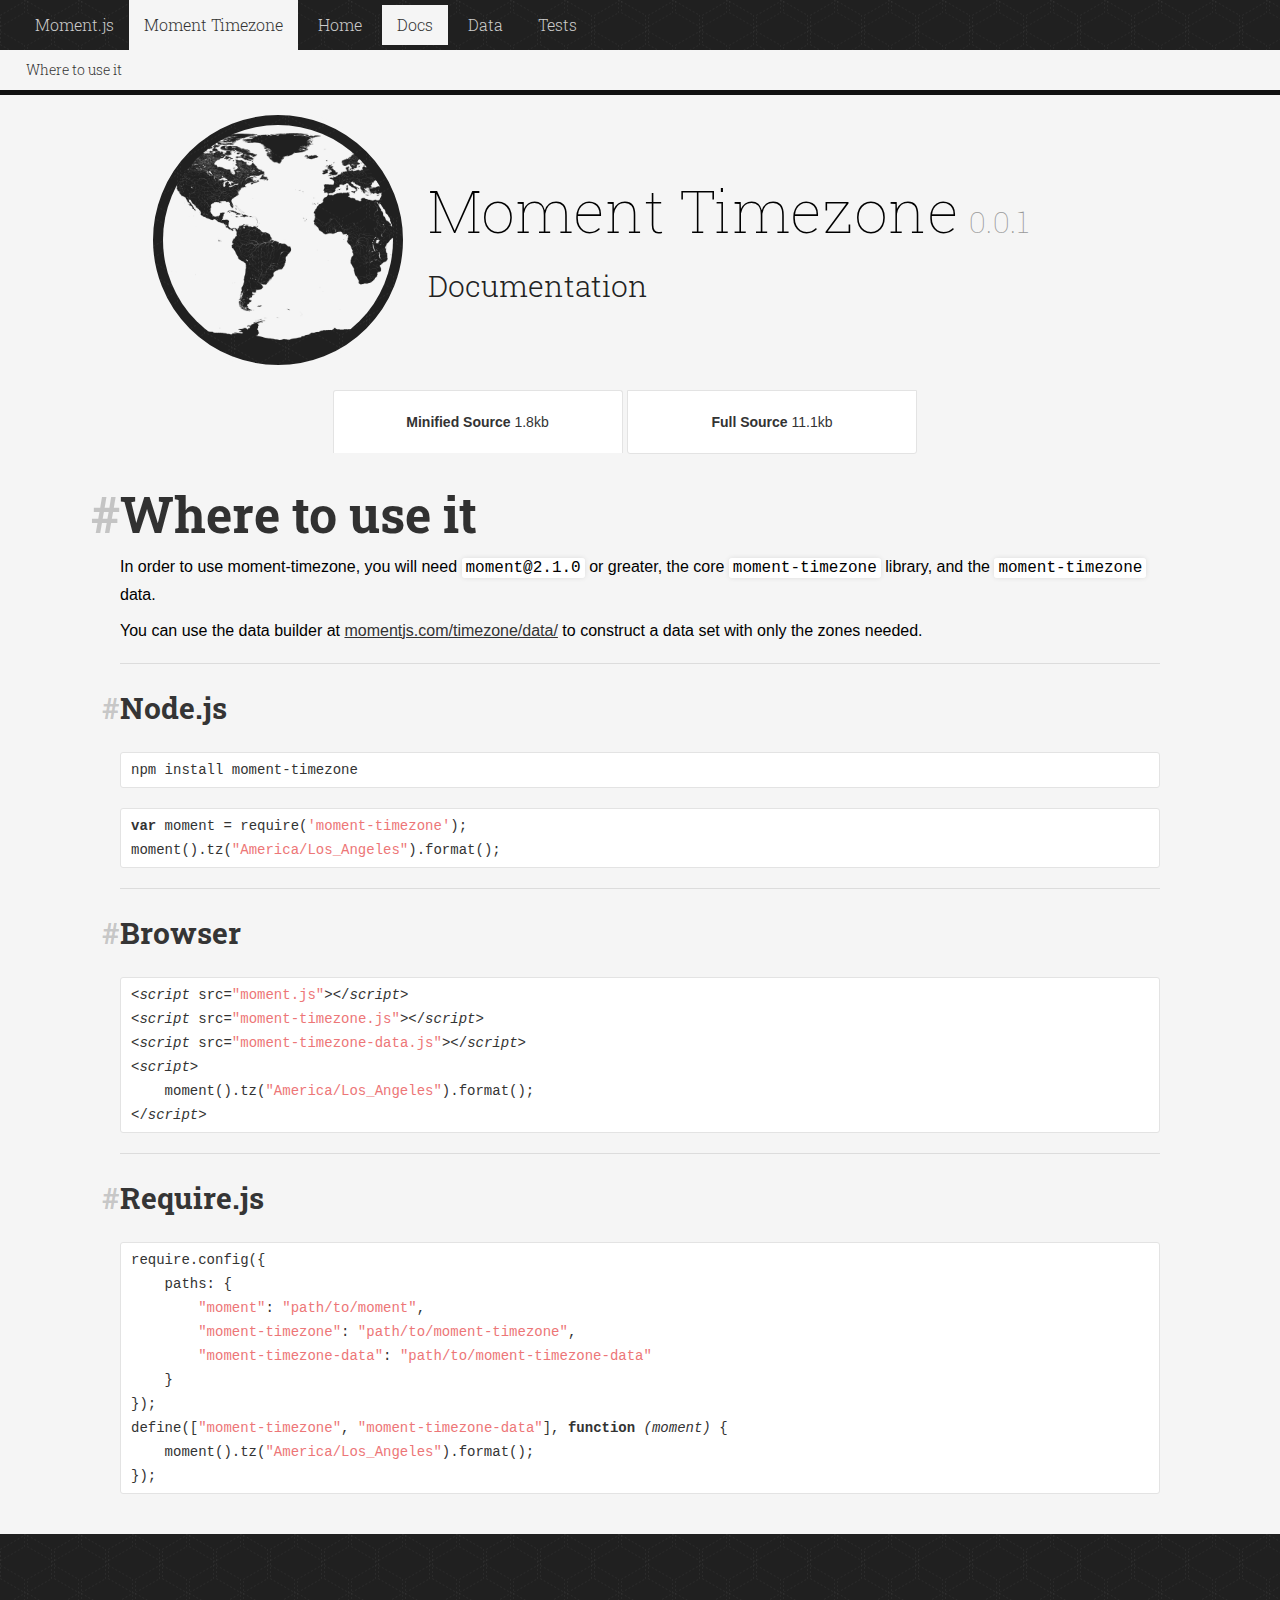
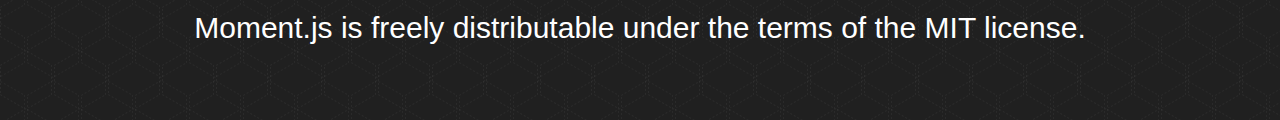
<file: MomentJS.docset/Contents/Resources/Documents/timezone/docs/index.html>
<!doctype html>
<html>
	<head>
		<meta charset="utf-8" />
		<link href='http://fonts.googleapis.com/css?family=Roboto+Slab:300,700' rel='stylesheet' type='text/css'>
		<link rel="stylesheet" href="../../static/css/style-v=2013-10-14T04_34_24-04_00.css" />
		<title>Moment.js | Documentation</title>
	</head>
	<body class="is-timezone is-docs">
		<nav class="top">
			<a class="logo core-nav" href="../../index.html">Moment.js</a>
			<a class="logo timezone-nav" href="../index.html">Moment Timezone</a>
			
	<a class="home-nav" href="../index.html">Home</a>
	<a class="docs-nav" href="index.html">Docs</a>
	<a class="data-nav" href="../data/index.html">Data</a>
	<a class="test-nav" href="../test/index.html">Tests</a>

			
	<iframe src="http://ghbtns.com/github-btn.html?user=moment&repo=moment-timezone&type=watch&count=true&size=large" allowtransparency="true" frameborder="0" scrolling="0" width="180" height="30"></iframe>

		</nav>
		
<header>
	<div class="circle">
		<div class="face">
			<div class="map-thumb">
				<div class="map-thumb-inset"></div>
			</div>
		</div>
	</div>
	<div class="title">
		<div class="title-inset">
			<h1>Moment Timezone<span>0.0.1</span></h1>
			
	<h2>Documentation</h2>

		</div>
	</div>
</header>
<aside>
	<div class="download">
                <a class="button gzipped" href="../../downloads/moment-timezone.min.js">
			<strong>Minified Source</strong>
			<span class="filesize">1.8kb</span>
		</a>
		<a class="button source" href="../../downloads/moment-timezone.js">
			<strong>Full Source</strong>
			<span class="filesize">11.1kb </span>
		</a>
	</div>
</aside>

		<div class="container">
			

	<nav class="subnav">
		
			<div class="section">
				<a href='index.html#/use-it/'>Where to use it</a>
				<div class="dropdown">
					
						<a href="index.html#/use-it/node-js/">Node.js</a>
					
						<a href="index.html#/use-it/browser/">Browser</a>
					
						<a href="index.html#/use-it/require-js/">Require.js</a>
					
				</div>
			</div>
		
	</nav>

	<div class="docs">
		
			<article class="section">
				<a class="target" name="/use-it/"></a>
				<h2><a href='index.html#/use-it/'><span class="hash">#</span>Where to use it</a></h2>
				<p>In order to use moment-timezone, you will need <code>moment@2.1.0</code> or greater, the core <code>moment-timezone</code> library, and the <code>moment-timezone</code> data.</p>
<p>You can use the data builder at <a href="../data/index.html">momentjs.com/timezone/data/</a> to construct a data set with only the zones needed.</p>

			</article>
			
				<article class="method">
					<a class="target" name="/use-it/node-js/"></a>
					<h3>
						<a href='index.html#/use-it/node-js/'><span class="hash">#</span>Node.js</a>
						<span></span>
					</h3>
					<div class="prose">
						
						<pre><code>npm install moment-timezone</code></pre>
<pre><code class="lang-javascript"><span class="keyword">var</span> moment = require(<span class="string">'moment-timezone'</span>);
moment().tz(<span class="string">"America/Los_Angeles"</span>).format();</code></pre>

					</div>
				</article>
			
				<article class="method">
					<a class="target" name="/use-it/browser/"></a>
					<h3>
						<a href='index.html#/use-it/browser/'><span class="hash">#</span>Browser</a>
						<span></span>
					</h3>
					<div class="prose">
						
						<pre><code class="lang-html"><span class="tag">&lt;<span class="title">script</span> <span class="attribute">src</span>=<span class="value">"moment.js"</span>&gt;</span><span class="javascript"></span><span class="tag">&lt;/<span class="title">script</span>&gt;</span>
<span class="tag">&lt;<span class="title">script</span> <span class="attribute">src</span>=<span class="value">"moment-timezone.js"</span>&gt;</span><span class="javascript"></span><span class="tag">&lt;/<span class="title">script</span>&gt;</span>
<span class="tag">&lt;<span class="title">script</span> <span class="attribute">src</span>=<span class="value">"moment-timezone-data.js"</span>&gt;</span><span class="javascript"></span><span class="tag">&lt;/<span class="title">script</span>&gt;</span>
<span class="tag">&lt;<span class="title">script</span>&gt;</span><span class="javascript">
    moment().tz(<span class="string">"America/Los_Angeles"</span>).format();
</span><span class="tag">&lt;/<span class="title">script</span>&gt;</span></code></pre>

					</div>
				</article>
			
				<article class="method">
					<a class="target" name="/use-it/require-js/"></a>
					<h3>
						<a href='index.html#/use-it/require-js/'><span class="hash">#</span>Require.js</a>
						<span></span>
					</h3>
					<div class="prose">
						
						<pre><code class="lang-javascript">require.config({
    paths: {
        <span class="string">"moment"</span>: <span class="string">"path/to/moment"</span>,
        <span class="string">"moment-timezone"</span>: <span class="string">"path/to/moment-timezone"</span>,
        <span class="string">"moment-timezone-data"</span>: <span class="string">"path/to/moment-timezone-data"</span>
    }
});
define([<span class="string">"moment-timezone"</span>, <span class="string">"moment-timezone-data"</span>], <span class="function"><span class="keyword">function</span> <span class="params">(moment)</span> {</span>
    moment().tz(<span class="string">"America/Los_Angeles"</span>).format();
});</code></pre>

					</div>
				</article>
			
		
	</div>


		</div>
		<footer>
			<p>Moment.js is freely distributable under the terms of the MIT license.</p>
		</footer>

		<script src="https://ajax.googleapis.com/ajax/libs/jquery/1.8.2/jquery.min.js"></script>
		<script src="../../static/js/global.min-v=2013-10-14T04_34_24-04_00.js"></script>
		

		<script>
			window._gaq = [['_setAccount','UA-10641787-5'],['_trackPageview'],['_trackPageLoadTime']];
			(function(d, c) {
				var ga = d.createElement(c); ga.async = true;
				ga.src = "http://www.google-analytics.com/ga.js";
				var s = d.getElementsByTagName(c)[0];
				s.parentNode.insertBefore(ga, s);
			})(document, 'script');
			;(function(d,s,id){
				var js,fjs=d.getElementsByTagName(s)[0];
				if(!d.getElementById(id)){
					js=d.createElement(s);
					js.id=id;
					js.src="https://platform.twitter.com/widgets.js";
					fjs.parentNode.insertBefore(js,fjs);
				}
			})(document,"script","twitter-wjs")
			;(function() {
				var po = document.createElement('script'); po.type = 'text/javascript'; po.async = true;
				po.src = 'https://apis.google.com/js/plusone.js';
				var s = document.getElementsByTagName('script')[0]; s.parentNode.insertBefore(po, s);
			})();
		</script>
	</body>
</html>
</file>
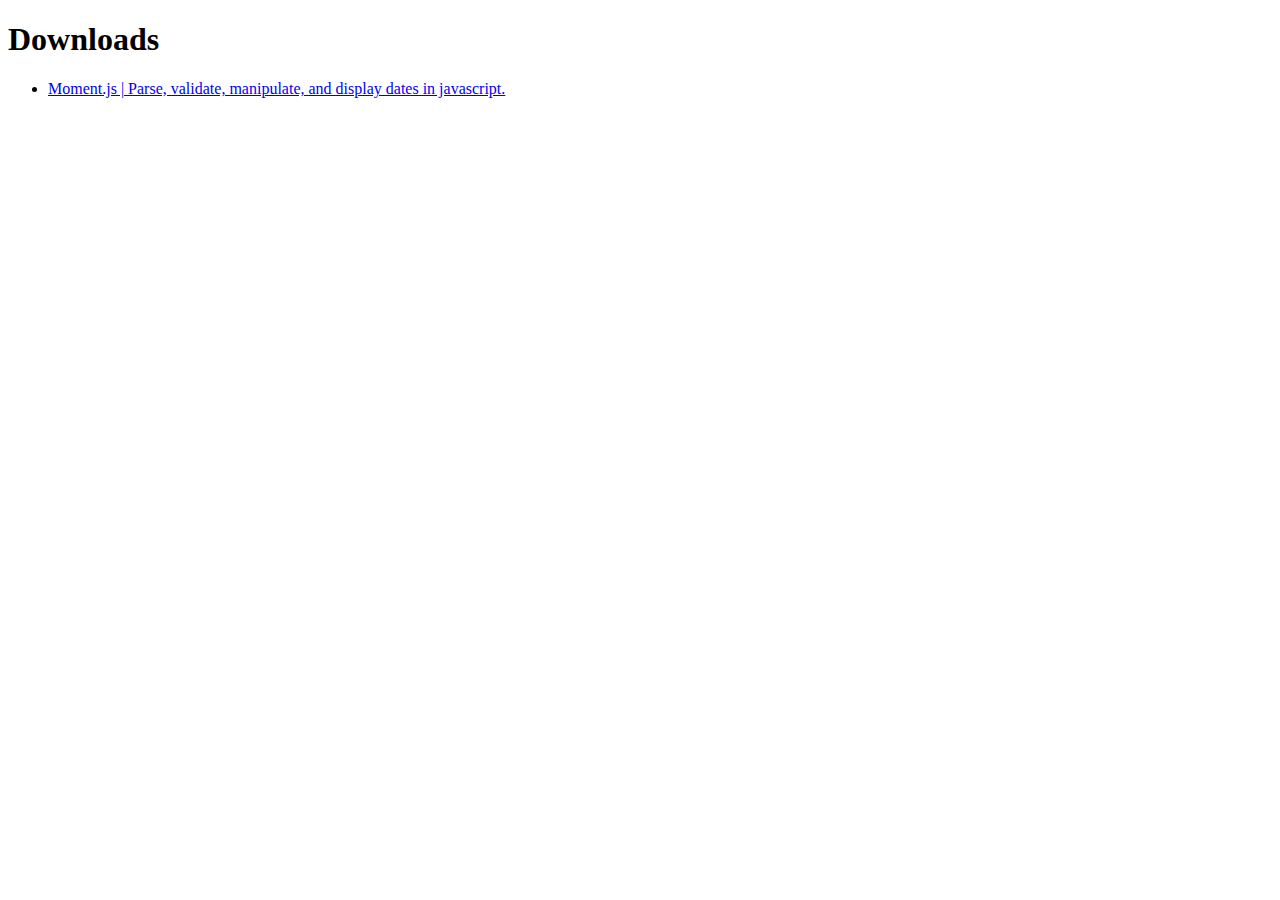
<file: MomentJS.docset/Contents/Resources/Documents/_downloads.html>
<?xml version="1.0" encoding="utf-8"?>
<!DOCTYPE html PUBLIC "-//W3C//DTD XHTML 1.0 Strict//EN" "http://www.w3.org/TR/xhtml1/DTD/xhtml1-strict.dtd">
<html xmlns="http://www.w3.org/1999/xhtml">
    <head>
        <title> Downloads </title>
    </head>
    <body>
        <h1> Downloads </h1>
        <ul>
            <li><a id="http://momentjs.com/" href="index.html"> Moment.js | Parse, validate, manipulate, and display dates in javascript. </a></li>
        </ul>
    </body>
</html>
</file>
<file: MomentJS.docset/Contents/Resources/Documents/static/css/style-v=2013-10-14T04_34_24-04_00.css>
/*! normalize.css 2011-09-22T17:42 UTC - http://github.com/necolas/normalize.css */
/* =============================================================================
   HTML5 display definitions
   ========================================================================== */
/*
 * Corrects block display not defined in IE6/7/8/9 & FF3
 */
/* line 11, ../../source/css/_normalize.scss */
article, aside, details, figcaption, figure, footer, header, hgroup, nav, section {
  display: block;
}

/*
 * Corrects inline-block display not defined in IE6/7/8/9 & FF3
 */
/* line 19, ../../source/css/_normalize.scss */
audio, canvas, video {
  display: inline-block;
  *display: inline;
  *zoom: 1;
}

/*
 * Prevents modern browsers from displaying 'audio' without controls
 */
/* line 29, ../../source/css/_normalize.scss */
audio:not([controls]) {
  display: none;
}

/*
 * Addresses styling for 'hidden' attribute not present in IE7/8/9, FF3, S4
 * Known issue: no IE6 support
 */
/* line 38, ../../source/css/_normalize.scss */
[hidden] {
  display: none;
}

/* =============================================================================
   Base
   ========================================================================== */
/*
 * 1. Corrects text resizing oddly in IE6/7 when body font-size is set using em units
 *    http://clagnut.com/blog/348/#c790
 * 2. Keeps page centred in all browsers regardless of content height
 * 3. Prevents iOS text size adjust after orientation change, without disabling user zoom
 *    www.456bereastreet.com/archive/201012/controlling_text_size_in_safari_for_ios_without_disabling_user_zoom/
 */
/* line 55, ../../source/css/_normalize.scss */
html {
  font-size: 100%;
  /* 1 */
  overflow-y: scroll;
  /* 2 */
  -webkit-text-size-adjust: 100%;
  -moz-text-size-adjust: 100%;
  -ms-text-size-adjust: 100%;
  text-size-adjust: 100%;
  /* 3 */
}

/*
 * Addresses margins handled incorrectly in IE6/7
 */
/* line 65, ../../source/css/_normalize.scss */
body {
  margin: 0;
}

/*
 * Addresses font-family inconsistency between 'textarea' and other form elements.
 */
/* line 73, ../../source/css/_normalize.scss */
body, button, input, select, textarea {
  font-family: sans-serif;
}

/* =============================================================================
   Links
   ========================================================================== */
/* line 82, ../../source/css/_normalize.scss */
a {
  color: #333333;
}

/*
 * Addresses outline displayed oddly in Chrome
 */
/* line 90, ../../source/css/_normalize.scss */
a:focus {
  outline: thin dotted;
}

/*
 * Improves readability when focused and also mouse hovered in all browsers
 * people.opera.com/patrickl/experiments/keyboard/test
 */
/* line 99, ../../source/css/_normalize.scss */
a:hover, a:active {
  outline: 0;
}

/* =============================================================================
   Typography
   ========================================================================== */
/*
 * Addresses styling not present in IE7/8/9, S5, Chrome
 */
/* line 112, ../../source/css/_normalize.scss */
abbr[title] {
  border-bottom: 1px dotted;
}

/*
 * Addresses style set to 'bolder' in FF3/4, S4/5, Chrome
*/
/* line 120, ../../source/css/_normalize.scss */
b, strong {
  font-weight: bold;
}

/* line 124, ../../source/css/_normalize.scss */
blockquote {
  margin: 1em 40px;
}

/*
 * Addresses styling not present in S5, Chrome
 */
/* line 132, ../../source/css/_normalize.scss */
dfn {
  font-style: italic;
}

/*
 * Addresses styling not present in IE6/7/8/9
 */
/* line 140, ../../source/css/_normalize.scss */
mark {
  background: #ff0;
  color: #777777;
}

/*
 * Corrects font family set oddly in IE6, S4/5, Chrome
 * en.wikipedia.org/wiki/User:Davidgothberg/Test59
 */
/* line 150, ../../source/css/_normalize.scss */
pre, code, kbd, samp {
  font-family: monospace, serif;
  _font-family: 'courier new', monospace;
  font-size: 1em;
}

/*
 * Improves readability of pre-formatted text in all browsers
 */
/* line 160, ../../source/css/_normalize.scss */
pre {
  white-space: pre;
  white-space: pre-wrap;
  word-wrap: break-word;
}

/*
 * 1. Addresses CSS quotes not supported in IE6/7
 * 2. Addresses quote property not supported in S4
 */
/* 1 */
/* line 173, ../../source/css/_normalize.scss */
q {
  quotes: none;
}

/* 2 */
/* line 179, ../../source/css/_normalize.scss */
q:before, q:after {
  content: '';
  content: none;
}

/* line 184, ../../source/css/_normalize.scss */
small {
  font-size: 75%;
}

/*
 * Prevents sub and sup affecting line-height in all browsers
 * gist.github.com/413930
 */
/* line 193, ../../source/css/_normalize.scss */
sub, sup {
  font-size: 75%;
  line-height: 0;
  position: relative;
  vertical-align: baseline;
}

/* line 200, ../../source/css/_normalize.scss */
sup {
  top: -0.5em;
}

/* line 204, ../../source/css/_normalize.scss */
sub {
  bottom: -0.25em;
}

/* =============================================================================
   Lists
   ========================================================================== */
/* line 213, ../../source/css/_normalize.scss */
ul, ol {
  margin: 1em 0;
  padding: 0 0 0 40px;
}

/* line 218, ../../source/css/_normalize.scss */
dd {
  margin: 0 0 0 40px;
}

/* line 222, ../../source/css/_normalize.scss */
nav ul, nav ol {
  list-style: none;
  list-style-image: none;
}

/* =============================================================================
   Embedded content
   ========================================================================== */
/*
 * 1. Removes border when inside 'a' element in IE6/7/8/9, FF3
 * 2. Improves image quality when scaled in IE7
 *    code.flickr.com/blog/2008/11/12/on-ui-quality-the-little-things-client-side-image-resizing/
 */
/* line 238, ../../source/css/_normalize.scss */
img {
  border: 0;
  /* 1 */
  -ms-interpolation-mode: bicubic;
  /* 2 */
}

/*
 * Corrects overflow displayed oddly in IE9
 */
/* line 247, ../../source/css/_normalize.scss */
svg:not(:root) {
  overflow: hidden;
}

/* =============================================================================
   Figures
   ========================================================================== */
/*
 * Addresses margin not present in IE6/7/8/9, S5, O11
 */
/* line 260, ../../source/css/_normalize.scss */
figure {
  margin: 0;
}

/* =============================================================================
   Forms
   ========================================================================== */
/*
 * Corrects margin displayed oddly in IE6/7
 */
/* line 273, ../../source/css/_normalize.scss */
form {
  margin: 0;
}

/*
 * Define consistent border, margin, and padding
 */
/* line 281, ../../source/css/_normalize.scss */
fieldset {
  border: 1px solid #c0c0c0;
  margin: 0 2px;
  padding: 0.35em 0.625em 0.75em;
}

/*
 * 1. Corrects color not being inherited in IE6/7/8/9
 * 2. Corrects alignment displayed oddly in IE6/7
 */
/* line 292, ../../source/css/_normalize.scss */
legend {
  border: 0;
  /* 1 */
  *margin-left: -7px;
  /* 2 */
}

/*
 * 1. Corrects font size not being inherited in all browsers
 * 2. Addresses margins set differently in IE6/7, FF3/4, S5, Chrome
 * 3. Improves appearance and consistency in all browsers
 */
/* line 303, ../../source/css/_normalize.scss */
button, input, select, textarea {
  font-size: 100%;
  /* 1 */
  margin: 0;
  /* 2 */
  vertical-align: baseline;
  /* 3 */
  *vertical-align: middle;
  /* 3 */
}

/*
 * Addresses FF3/4 setting line-height on 'input' using !important in the UA stylesheet
 */
/* line 314, ../../source/css/_normalize.scss */
button, input {
  line-height: normal;
  /* 1 */
}

/*
 * 1. Improves usability and consistency of cursor style between image-type 'input' and others
 * 2. Corrects inability to style clickable 'input' types in iOS
 * 3. Corrects inner spacing displayed oddly in IE7 without effecting normal text inputs
 *    Known issue: inner spacing remains in IE6
 */
/* line 325, ../../source/css/_normalize.scss */
button, input[type="button"], input[type="reset"], input[type="submit"] {
  cursor: pointer;
  /* 1 */
  -webkit-appearance: button;
  /* 2 */
  *overflow: visible;
  /* 3 */
}

/*
 * 1. Addresses box sizing set to content-box in IE8/9
 * 2. Addresses excess padding in IE8/9
 */
/* line 336, ../../source/css/_normalize.scss */
input[type="checkbox"], input[type="radio"] {
  box-sizing: border-box;
  /* 1 */
  padding: 0;
  /* 2 */
}

/*
 * 1. Addresses appearance set to searchfield in S5, Chrome
 * 2. Addresses box sizing set to border-box in S5, Chrome (include -moz to future-proof)
 */
/* line 346, ../../source/css/_normalize.scss */
input[type="search"] {
  -webkit-appearance: textfield;
  /* 1 */
  -moz-box-sizing: content-box;
  -webkit-box-sizing: content-box;
  /* 2 */
  box-sizing: content-box;
}

/*
 * Corrects inner padding displayed oddly in S5, Chrome on OSX
 */
/* line 357, ../../source/css/_normalize.scss */
input[type="search"]::-webkit-search-decoration {
  -webkit-appearance: none;
}

/*
 * Corrects inner padding and border displayed oddly in FF3/4
 * www.sitepen.com/blog/2008/05/14/the-devils-in-the-details-fixing-dojos-toolbar-buttons/
 */
/* line 366, ../../source/css/_normalize.scss */
button::-moz-focus-inner, input::-moz-focus-inner {
  border: 0;
  padding: 0;
}

/*
 * 1. Removes default vertical scrollbar in IE6/7/8/9
 * 2. Improves readability and alignment in all browsers
 */
/* line 376, ../../source/css/_normalize.scss */
textarea {
  overflow: auto;
  /* 1 */
  vertical-align: top;
  /* 2 */
}

/* =============================================================================
   Tables
   ========================================================================== */
/*
 * Remove most spacing between table cells
 */
/* line 390, ../../source/css/_normalize.scss */
table {
  border-collapse: collapse;
  border-spacing: 0;
}

/* line 1, ../../source/css/_global.scss */
body {
  font-family: "Helvetica Neue", Arial, sans-serif;
  font-size: 16px;
  line-height: 1.6;
  background: whitesmoke;
}

/* line 8, ../../source/css/_global.scss */
* {
  -webkit-box-sizing: border-box;
  -moz-box-sizing: border-box;
  box-sizing: border-box;
}

/* line 12, ../../source/css/_global.scss */
.container {
  padding: 20px;
}
@media screen and (max-width: 480px) {
  /* line 12, ../../source/css/_global.scss */
  .container {
    padding: 10px;
  }
}

/* line 25, ../../source/css/_global.scss */
h1,
h2,
h3,
h4,
h5,
h6 {
  font-family: 'Roboto Slab', serif;
  font-weight: 700;
}

/* line 30, ../../source/css/_global.scss */
h2 {
  font-size: 30px;
}

/* line 34, ../../source/css/_global.scss */
h3 {
  font-size: 24px;
}

/* line 38, ../../source/css/_global.scss */
h4 {
  font-size: 20px;
}

/* line 42, ../../source/css/_global.scss */
pre, code, kbd, samp {
  font-family: Consolas, monaco, monospace;
}

/* line 46, ../../source/css/_global.scss */
pre {
  border: 1px solid #e3e3e3;
  border-radius: 3px;
  color: #333;
  font-size: 14px;
  padding: 5px 8px;
  margin: 0 0 20px;
  white-space: pre;
  line-height: 24px;
  background: #fff;
  font-weight: 100;
}
/* line 58, ../../source/css/_global.scss */
pre a {
  color: #666;
}
/* line 73, ../../source/css/_global.scss */
pre .keyword,
pre .type,
pre .symbol,
pre .cbracket,
pre .date,
pre .time,
pre .file,
pre .variable,
pre .difflines,
pre .selector,
pre .literal,
pre .property {
  font-weight: 700;
}
/* line 78, ../../source/css/_global.scss */
pre .title,
pre .params {
  font-style: italic;
}
/* line 83, ../../source/css/_global.scss */
pre .literal,
pre .type {
  color: #A0B1E4;
}
/* line 88, ../../source/css/_global.scss */
pre .value,
pre .string {
  color: #ED7677;
}
/* line 92, ../../source/css/_global.scss */
pre .number {
  color: #4baa8f;
}
/* line 96, ../../source/css/_global.scss */
pre .regexp {
  color: #092;
}
/* line 100, ../../source/css/_global.scss */
pre .comment {
  color: #666;
}

/* line 105, ../../source/css/_global.scss */
code {
  padding: 1px 4px;
  background: #fff;
  border-radius: 3px;
  box-shadow: 0 0 5px rgba(0, 0, 0, 0.1);
}

/* line 111, ../../source/css/_global.scss */
pre code {
  padding: 0;
  background: #fff;
  border-radius: 0;
  box-shadow: none;
}

/* line 1, ../../source/css/_header.scss */
header {
  margin: 90px auto 0;
  width: 80%;
  min-height: 300px;
  position: relative;
}
@media screen and (max-width: 1200px) {
  /* line 1, ../../source/css/_header.scss */
  header {
    width: auto;
    margin-left: 40px;
    margin-right: 40px;
  }
}
/* line 13, ../../source/css/_header.scss */
header .share {
  position: absolute;
  top: 0;
  right: 0;
}
/* line 19, ../../source/css/_header.scss */
header .circle {
  width: 260px;
  height: 260px;
  left: 20px;
  top: 20px;
  position: absolute;
}
/* line 27, ../../source/css/_header.scss */
header .face {
  width: 100%;
  height: 100%;
  background: url("../img/header.png");
  border: 5px solid whitesmoke;
  border-radius: 50%;
  position: relative;
}
/* line 35, ../../source/css/_header.scss */
header .face:after {
  position: absolute;
  top: 50%;
  left: 50%;
  width: 10px;
  height: 10px;
  margin: -5px 0 0 -5px;
  background: url("../img/header.png");
  border-radius: 5px;
  content: "";
  display: block;
}
/* line 49, ../../source/css/_header.scss */
header .face .map-thumb, header .face:before {
  position: absolute;
  top: 10px;
  left: 10px;
  right: 10px;
  bottom: 10px;
  background: whitesmoke;
  border-radius: 50%;
  content: "";
  display: block;
}
/* line 62, ../../source/css/_header.scss */
header #hour {
  width: 0;
  height: 0;
  position: absolute;
  top: 50%;
  left: 50%;
  margin: -5px 0 -5px -25%;
  padding: 5px 0 5px 25%;
  background: #222;
  -webkit-transform-origin: 100% 50%;
  -moz-transform-origin: 100% 50%;
  -ms-transform-origin: 100% 50%;
  transform-origin: 100% 50%;
  border-radius: 5px 0 0 5px;
}
/* line 75, ../../source/css/_header.scss */
header #minute {
  width: 0;
  height: 0;
  position: absolute;
  top: 50%;
  left: 50%;
  margin: -40% -5px 0;
  padding: 40% 5px 0;
  background: #222;
  -webkit-transform-origin: 50% 100%;
  -moz-transform-origin: 50% 100%;
  -ms-transform-origin: 50% 100%;
  transform-origin: 50% 100%;
  border-radius: 5px 5px 0 0;
}
/* line 88, ../../source/css/_header.scss */
header #second {
  width: 0;
  height: 0;
  position: absolute;
  top: 50%;
  left: 50%;
  margin: -40% -1px 0 0;
  padding: 40% 1px 0;
  background: #222;
  -webkit-transform-origin: 50% 100%;
  -moz-transform-origin: 50% 100%;
  -ms-transform-origin: 50% 100%;
  transform-origin: 50% 100%;
}
/* line 100, ../../source/css/_header.scss */
header .title {
  padding-left: 300px;
  height: 300px;
  display: table;
}
/* line 105, ../../source/css/_header.scss */
header .title .title-inset {
  display: table-cell;
  vertical-align: middle;
}
/* line 110, ../../source/css/_header.scss */
header .title h1 {
  line-height: 80px;
  font-size: 60px;
  margin: 0;
  font-weight: 100;
}
/* line 116, ../../source/css/_header.scss */
header .title h1 span {
  font-size: 30px;
  padding: 0 10px;
  color: #999;
}
/* line 123, ../../source/css/_header.scss */
header .title h2 {
  color: #222;
  font-weight: 300;
  margin: 0;
}
@media screen and (max-width: 1000px) {
  /* line 130, ../../source/css/_header.scss */
  header .title h1 {
    line-height: 70px;
    font-size: 50px;
  }
  /* line 134, ../../source/css/_header.scss */
  header .title h2 {
    font-size: 30px;
  }
}
@media screen and (max-width: 920px) {
  /* line 140, ../../source/css/_header.scss */
  header .title h1 {
    line-height: 60px;
    font-size: 40px;
  }
  /* line 144, ../../source/css/_header.scss */
  header .title h2 {
    font-size: 24px;
  }
}

/* line 151, ../../source/css/_header.scss */
aside {
  width: 615px;
  margin: 0 auto;
}
/* line 157, ../../source/css/_header.scss */
aside .section {
  display: inline-block;
  width: 290px;
  vertical-align: middle;
  margin-right: 25px;
}
/* line 162, ../../source/css/_header.scss */
aside .section:last-child {
  margin-right: 0px;
}
/* line 166, ../../source/css/_header.scss */
aside a {
  display: inline-block;
  box-sizing: border-box;
  width: 290px;
  text-decoration: none;
  text-align: center;
  border: 1px solid #e3e3e3;
  border-bottom: 0;
  padding: 20px 0;
  font-size: 14px;
  background: #fff;
}
/* line 178, ../../source/css/_header.scss */
aside a:first-child {
  border-top-left-radius: 3px;
  border-top-right-radius: 3px;
}
/* line 182, ../../source/css/_header.scss */
aside a:last-child {
  border-bottom-left-radius: 3px;
  border-bottom-right-radius: 3px;
  border-bottom: 1px solid #e3e3e3;
}
/* line 188, ../../source/css/_header.scss */
aside a:hover {
  box-shadow: 0 0 20px rgba(0, 0, 0, 0.5);
  position: relative;
  z-index: 1;
}
/* line 195, ../../source/css/_header.scss */
aside pre {
  border: 1px solid #e3e3e3;
  border-radius: 3px;
  background: #fff;
  padding: 10px;
  padding-left: 18px;
  margin-bottom: 25px;
}
/* line 203, ../../source/css/_header.scss */
aside pre.shell:before {
  content: '$ ';
}
/* line 204, ../../source/css/_header.scss */
aside pre.pm:before {
  content: 'PM> ';
}
/* line 205, ../../source/css/_header.scss */
aside pre:last-child {
  margin-bottom: 0;
}
/* line 207, ../../source/css/_header.scss */
aside .selectable {
  cursor: pointer;
}

/* line 217, ../../source/css/_header.scss */
.is-timezone header .circle .face:before, .is-timezone header .circle .face:after {
  display: none;
}
/* line 221, ../../source/css/_header.scss */
.is-timezone header .circle .face .map-thumb {
  background: url("../img/world.png");
  background-size: cover;
  background-position: 25% 0;
  -webkit-animation-iteration-count: 1;
  -moz-animation-iteration-count: 1;
  animation-iteration-count: 1;
  -webkit-animation-duration: 3s;
  -moz-animation-duration: 3s;
  animation-duration: 3s;
  -webkit-animation-delay: 2s;
  -moz-animation-delay: 2s;
  animation-delay: 2s;
  -webkit-animation-name: map;
  -moz-animation-name: map;
  animation-name: map;
}

@-moz-keyframes map {
  /* line 236, ../../source/css/_header.scss */
  from {
    background-position: 625% 0;
  }

  /* line 239, ../../source/css/_header.scss */
  to {
    background-position: 25% 0;
  }
}

@-webkit-keyframes map {
  /* line 236, ../../source/css/_header.scss */
  from {
    background-position: 625% 0;
  }

  /* line 239, ../../source/css/_header.scss */
  to {
    background-position: 25% 0;
  }
}

@keyframes map {
  /* line 236, ../../source/css/_header.scss */
  from {
    background-position: 625% 0;
  }

  /* line 239, ../../source/css/_header.scss */
  to {
    background-position: 25% 0;
  }
}

/* line 244, ../../source/css/_header.scss */
footer {
  background: url("../img/header.png");
  padding: 40px;
  color: #fff;
  font-weight: 100;
  font-size: 30px;
  text-align: center;
}

/* line 6, ../../source/css/_nav.scss */
.is-timezone .timezone-nav,
.is-core .core-nav,
.is-home .home-nav,
.is-test .test-nav,
.is-data .data-nav,
.is-docs .docs-nav {
  background: whitesmoke;
  color: #333;
}

/* line 11, ../../source/css/_nav.scss */
nav.top {
  height: 50px;
  background: url("../img/header.png");
  position: fixed;
  top: 0;
  left: 0;
  right: 0;
  padding: 0 20px;
  font-family: 'Roboto Slab', serif;
  font-weight: 300;
  z-index: 2001;
}
/* line 23, ../../source/css/_nav.scss */
nav.top a {
  float: left;
  color: #ccc;
  margin: 5px 0 5px 5px;
  line-height: 40px;
  padding: 0 15px;
  text-decoration: none;
  font-size: 16px;
  display: block;
}
/* line 33, ../../source/css/_nav.scss */
nav.top a.logo {
  margin: 0;
  line-height: 50px;
}
/* line 38, ../../source/css/_nav.scss */
nav.top a:hover {
  background: whitesmoke;
  color: #333;
}
/* line 44, ../../source/css/_nav.scss */
nav.top iframe {
  margin: 10px 0 0 15px;
  float: right;
}
@media screen and (min-width: 481px) and (max-width: 768px) {
  /* line 11, ../../source/css/_nav.scss */
  nav.top {
    padding: 0 10px;
  }
  /* line 52, ../../source/css/_nav.scss */
  nav.top a {
    padding: 0 10px;
  }
  /* line 56, ../../source/css/_nav.scss */
  nav.top iframe {
    display: none;
  }
}
@media screen and (max-width: 480px) {
  /* line 11, ../../source/css/_nav.scss */
  nav.top {
    height: auto;
    padding: 0;
    position: static;
    overflow: hidden;
  }
  /* line 67, ../../source/css/_nav.scss */
  nav.top a {
    float: none;
    border: 0;
    margin-bottom: 0;
    line-height: 30px;
    padding: 5px 10px;
    text-decoration: none;
    font-size: 14px;
  }
  /* line 76, ../../source/css/_nav.scss */
  nav.top a.logo {
    border-bottom: 1px solid #000;
  }
  /* line 83, ../../source/css/_nav.scss */
  nav.top a.docs, nav.top a.test, nav.top a.github, nav.top a.twitter {
    float: left;
    width: 23%;
    text-align: center;
  }
  /* line 91, ../../source/css/_nav.scss */
  nav.top a.test, nav.top a.github, nav.top a.twitter {
    border: 0;
    border-left: 1px solid #000;
  }
  /* line 96, ../../source/css/_nav.scss */
  nav.top a.twitter {
    width: 31%;
  }
  /* line 101, ../../source/css/_nav.scss */
  nav.top iframe {
    display: none;
  }
}

/* line 108, ../../source/css/_nav.scss */
nav.subnav {
  height: 45px;
  background: whitesmoke;
  color: #333;
  position: fixed;
  top: 50px;
  left: 0;
  right: 0;
  padding: 0 20px;
  font-family: 'Roboto Slab', serif;
  font-weight: 300;
  z-index: 2000;
  border-bottom: 5px solid #111;
}
@media screen and (max-width: 480px) {
  /* line 108, ../../source/css/_nav.scss */
  nav.subnav {
    display: none;
  }
}
/* line 126, ../../source/css/_nav.scss */
nav.subnav .section {
  display: inline-block;
  height: 40px;
  line-height: 40px;
  position: relative;
}
/* line 132, ../../source/css/_nav.scss */
nav.subnav .section a {
  padding: 0 5px;
  text-decoration: none;
  border: 1px solid transparent;
  border-width: 0 1px;
  display: block;
  font-size: 14px;
}
/* line 141, ../../source/css/_nav.scss */
nav.subnav .section .dropdown {
  position: absolute;
  top: 41px;
  left: 0;
  background: #fff;
  min-width: 100%;
  border: 1px solid #333;
  border-top: 0;
  display: none;
  -webkit-box-sizing: border-box;
  -moz-box-sizing: border-box;
  box-sizing: border-box;
}
/* line 152, ../../source/css/_nav.scss */
nav.subnav .section .dropdown a {
  padding: 0 10px;
  white-space: nowrap;
  line-height: 30px;
  color: #333;
}
/* line 158, ../../source/css/_nav.scss */
nav.subnav .section .dropdown a:hover {
  background: #eee;
}
/* line 165, ../../source/css/_nav.scss */
nav.subnav .section:hover > a {
  border-color: #333;
  padding-bottom: 1px;
  background: #fff;
  color: #333;
}
/* line 171, ../../source/css/_nav.scss */
nav.subnav .section:hover .dropdown {
  display: block;
}
@media screen and (min-width: 481px) and (max-width: 768px) {
  /* line 108, ../../source/css/_nav.scss */
  nav.subnav {
    padding: 0 10px;
    height: auto;
  }
  /* line 182, ../../source/css/_nav.scss */
  nav.subnav .section a {
    padding: 0 5px;
    font-size: 14px;
  }
}

/* line 2, ../../source/css/pages/_docs.scss */
.docs article {
  position: relative;
  margin: 0 0 20px;
}
/* line 7, ../../source/css/pages/_docs.scss */
.docs article h2,
.docs article h3 {
  color: rgba(0, 0, 0, 0.8);
  padding: 0;
  margin: 0;
  position: relative;
}
/* line 13, ../../source/css/pages/_docs.scss */
.docs article h2 a,
.docs article h3 a {
  color: rgba(0, 0, 0, 0.8);
  text-decoration: none;
}
/* line 17, ../../source/css/pages/_docs.scss */
.docs article h2 a:hover,
.docs article h3 a:hover {
  color: #000;
  text-decoration: underline;
}
/* line 23, ../../source/css/pages/_docs.scss */
.docs article h2 span.hash,
.docs article h3 span.hash {
  position: absolute;
  top: 0;
  right: 100%;
  display: block;
}
/* line 30, ../../source/css/pages/_docs.scss */
.docs article h2 span,
.docs article h3 span {
  color: rgba(0, 0, 0, 0.2);
}
/* line 35, ../../source/css/pages/_docs.scss */
.docs article h2 {
  font-size: 50px;
}
/* line 39, ../../source/css/pages/_docs.scss */
.docs article h3 {
  padding: 20px 0;
  border-top: 1px solid rgba(0, 0, 0, 0.1);
  font-size: 30px;
  margin: 0;
}
/* line 45, ../../source/css/pages/_docs.scss */
.docs article h3 span.hash {
  top: 20px;
}
/* line 50, ../../source/css/pages/_docs.scss */
.docs article p {
  margin: 0 0 10px;
}
/* line 54, ../../source/css/pages/_docs.scss */
.docs article.method {
  border-radius: 3px;
  position: relative;
}
/* line 60, ../../source/css/pages/_docs.scss */
.docs article .prose pre {
  padding: 5px 10px;
}
/* line 65, ../../source/css/pages/_docs.scss */
.docs article table {
  width: 100%;
  margin-bottom: 20px;
}
/* line 71, ../../source/css/pages/_docs.scss */
.docs article td,
.docs article th {
  padding: 7px 10px;
  border-top: 1px solid #ddd;
  background: #fff;
  text-align: left;
}
/* line 79, ../../source/css/pages/_docs.scss */
.docs article tr:nth-child(odd) td,
.docs article tr:nth-child(odd) th {
  background: #f8f8f8;
}
/* line 83, ../../source/css/pages/_docs.scss */
.docs article .target {
  position: relative;
  display: block;
  top: -110px;
}
@media screen and (min-width: 1201px) {
  /* line 2, ../../source/css/pages/_docs.scss */
  .docs article {
    margin-left: 100px;
    margin-right: 100px;
  }
}
/* line 95, ../../source/css/pages/_docs.scss */
.docs ol {
  counter-reset: li -1;
  list-style: none;
  padding-left: 15px;
}
/* line 99, ../../source/css/pages/_docs.scss */
.docs ol > li:before {
  content: counter(li) " ";
  counter-increment: li;
  font-weight: bold;
}

/* line 1, ../../source/css/pages/_test.scss */
#nodeunit-tests {
  margin: 0;
  padding: 0;
  list-style: none;
}
/* line 6, ../../source/css/pages/_test.scss */
#nodeunit-tests li {
  margin: 0 0 5px;
  background: #fff;
  padding: 5px 10px;
  border: 1px solid #ddd;
  border-radius: 5px;
  list-style: none;
  cursor: pointer;
}
/* line 16, ../../source/css/pages/_test.scss */
#nodeunit-tests ul {
  margin: 0;
  padding: 5px 0 0;
}
/* line 22, ../../source/css/pages/_test.scss */
#nodeunit-tests .test ul {
  display: none;
}
/* line 26, ../../source/css/pages/_test.scss */
#nodeunit-tests .test pre {
  margin: 5px 0;
}
/* line 30, ../../source/css/pages/_test.scss */
#nodeunit-tests .test.fail {
  background: #d11;
}
/* line 33, ../../source/css/pages/_test.scss */
#nodeunit-tests .test.fail .title {
  color: #fff;
}
/* line 38, ../../source/css/pages/_test.scss */
#nodeunit-tests .test .fail {
  color: #d11;
}
/* line 43, ../../source/css/pages/_test.scss */
#nodeunit-tests .test.open ul {
  display: block;
}

/* line 51, ../../source/css/pages/_test.scss */
#nodeunit-banner.fail {
  color: #d11;
}
/* line 55, ../../source/css/pages/_test.scss */
#nodeunit-banner h3 {
  font-size: 40px;
  font-weight: 100;
  margin: 0;
  padding: 0;
}
/* line 56, ../../source/css/pages/_test.scss */
#nodeunit-banner h3 .counter {
  font-family: monospace;
  font-size: smaller;
}

/* line 68, ../../source/css/pages/_test.scss */
.test-reporting .button {
  display: inline-block;
  padding: 10px 20px;
  background: #fff;
  border-radius: 3px;
  border: 1px solid #999;
  cursor: pointer;
  text-decoration: none;
}
/* line 77, ../../source/css/pages/_test.scss */
.test-reporting .button:hover {
  box-shadow: 1px 0 5px rgba(0, 0, 0, 0.2);
}
/* line 81, ../../source/css/pages/_test.scss */
.test-reporting .button.active {
  background: #333;
  color: #ccc;
  border-color: #000;
}

/* line 1, ../../source/css/pages/_core-home.scss */
.langs {
  margin-bottom: 20px;
}
/* line 4, ../../source/css/pages/_core-home.scss */
.langs h2 {
  padding: 0 0 20px;
  margin: 0;
}
/* line 9, ../../source/css/pages/_core-home.scss */
.langs .button {
  display: inline-block;
  padding: 5px 10px;
  margin: 4px 2px;
  background: #fff;
  border-radius: 3px;
  border: 1px solid #999;
  cursor: pointer;
}
/* line 18, ../../source/css/pages/_core-home.scss */
.langs .button:hover {
  box-shadow: 1px 0 5px rgba(0, 0, 0, 0.2);
}
/* line 22, ../../source/css/pages/_core-home.scss */
.langs .button.active {
  background: #333;
  color: #ccc;
  border-color: #000;
}

/* line 31, ../../source/css/pages/_core-home.scss */
.examples article {
  overflow: hidden;
}
/* line 34, ../../source/css/pages/_core-home.scss */
.examples article .input {
  float: left;
  width: 370px;
}
/* line 38, ../../source/css/pages/_core-home.scss */
.examples article .input pre {
  border-radius: 5px 0 0 5px;
}
/* line 43, ../../source/css/pages/_core-home.scss */
.examples article .output {
  margin-left: 370px;
}
/* line 46, ../../source/css/pages/_core-home.scss */
.examples article .output pre {
  border-radius: 0 5px 5px 0;
  color: #ccc;
  position: relative;
  border-left: 0;
  background: url("../img/header.png");
}
/* line 55, ../../source/css/pages/_core-home.scss */
.examples article h2 {
  padding: 0 0 20px;
  margin: 0;
}
@media screen and (min-width: 769px) and (max-width: 1200px) {
  /* line 61, ../../source/css/pages/_core-home.scss */
  .examples article pre {
    font-size: 13px;
  }
}
@media screen and (min-width: 481px) and (max-width: 768px) {
  /* line 31, ../../source/css/pages/_core-home.scss */
  .examples article {
    margin-right: 0;
  }
  /* line 69, ../../source/css/pages/_core-home.scss */
  .examples article pre {
    font-size: 12px;
  }
  /* line 73, ../../source/css/pages/_core-home.scss */
  .examples article .input {
    width: 320px;
  }
  /* line 77, ../../source/css/pages/_core-home.scss */
  .examples article .output {
    margin-left: 320px;
  }
}
@media screen and (max-width: 480px) {
  /* line 31, ../../source/css/pages/_core-home.scss */
  .examples article {
    margin-right: 0;
  }
  /* line 85, ../../source/css/pages/_core-home.scss */
  .examples article .input {
    float: none;
    width: 100%;
  }
  /* line 89, ../../source/css/pages/_core-home.scss */
  .examples article .input pre {
    border-radius: 5px;
    margin: 0 0 10px;
  }
  /* line 95, ../../source/css/pages/_core-home.scss */
  .examples article .output {
    margin-left: 0;
  }
  /* line 98, ../../source/css/pages/_core-home.scss */
  .examples article .output pre {
    border-left-width: 1px;
    border-radius: 5px;
  }
}

/* line 1, ../../source/css/pages/_timezone-home.scss */
.map {
  background: url("../img/header.png");
  padding: 5px;
  border-radius: 3px;
  position: relative;
}

/* line 8, ../../source/css/pages/_timezone-home.scss */
.map-label {
  line-height: 60px;
  font-size: 32px;
  margin: 0;
}
/* line 13, ../../source/css/pages/_timezone-home.scss */
.map-label span {
  display: block;
}
/* line 17, ../../source/css/pages/_timezone-home.scss */
.map-label .map-label-name {
  float: left;
  width: 50%;
  padding-right: 10px;
  text-align: right;
}
/* line 24, ../../source/css/pages/_timezone-home.scss */
.map-label .map-label-time {
  margin-left: 50%;
  padding-left: 10px;
  text-align: left;
}

/* line 31, ../../source/css/pages/_timezone-home.scss */
.map-inset {
  padding-bottom: 50%;
  background: url("../img/world.png") 50% 50%;
  background-size: cover;
  position: relative;
}
/* line 37, ../../source/css/pages/_timezone-home.scss */
.map-inset span {
  width: 6px;
  height: 6px;
  margin: -3px 0 0 -3px;
  background: #fff;
  position: absolute;
  border-radius: 3px;
  border: 1px solid #111;
}
/* line 46, ../../source/css/pages/_timezone-home.scss */
.map-inset span.active {
  background: #f00;
}
/* line 51, ../../source/css/pages/_timezone-home.scss */
.map-inset .map-axis-x {
  position: absolute;
  top: 0;
  bottom: 0;
  background: url("../img/header.png");
  border-left: 1px solid #111;
  width: 0;
}
/* line 60, ../../source/css/pages/_timezone-home.scss */
.map-inset .map-axis-y {
  position: absolute;
  left: 0;
  right: 0;
  background: url("../img/header.png");
  border-top: 1px solid #111;
  height: 0;
}

/* line 3, ../../source/css/pages/_timezone-data.scss */
.zones .button,
.zones-output .button {
  display: inline-block;
  padding: 2px 5px;
  margin: 2px 1px;
  background: #fff;
  border-radius: 3px;
  border: 1px solid #999;
  cursor: pointer;
}
/* line 12, ../../source/css/pages/_timezone-data.scss */
.zones .button:hover,
.zones-output .button:hover {
  box-shadow: 1px 0 5px rgba(0, 0, 0, 0.2);
}
/* line 16, ../../source/css/pages/_timezone-data.scss */
.zones .button.active,
.zones-output .button.active {
  background: #333;
  color: #ccc;
  border-color: #000;
}

/* line 24, ../../source/css/pages/_timezone-data.scss */
.zones-output {
  width: 50%;
  float: right;
  padding-left: 20px;
}
/* line 29, ../../source/css/pages/_timezone-data.scss */
.zones-output h3 {
  margin-top: 0;
}
/* line 33, ../../source/css/pages/_timezone-data.scss */
.zones-output textarea {
  width: 100%;
  margin-top: 20px;
  display: block;
  border-radius: 3px;
  border: 1px solid #000;
  background: url("../img/header.png");
  color: #ccc;
  padding: 5px 10px;
  min-height: 1200px;
  font-family: Consolas, monaco, monospace;
  font-size: 12px;
  white-space: pre;
}
/* line 47, ../../source/css/pages/_timezone-data.scss */
.zones-output textarea:focus {
  outline: 0;
}
</file>
